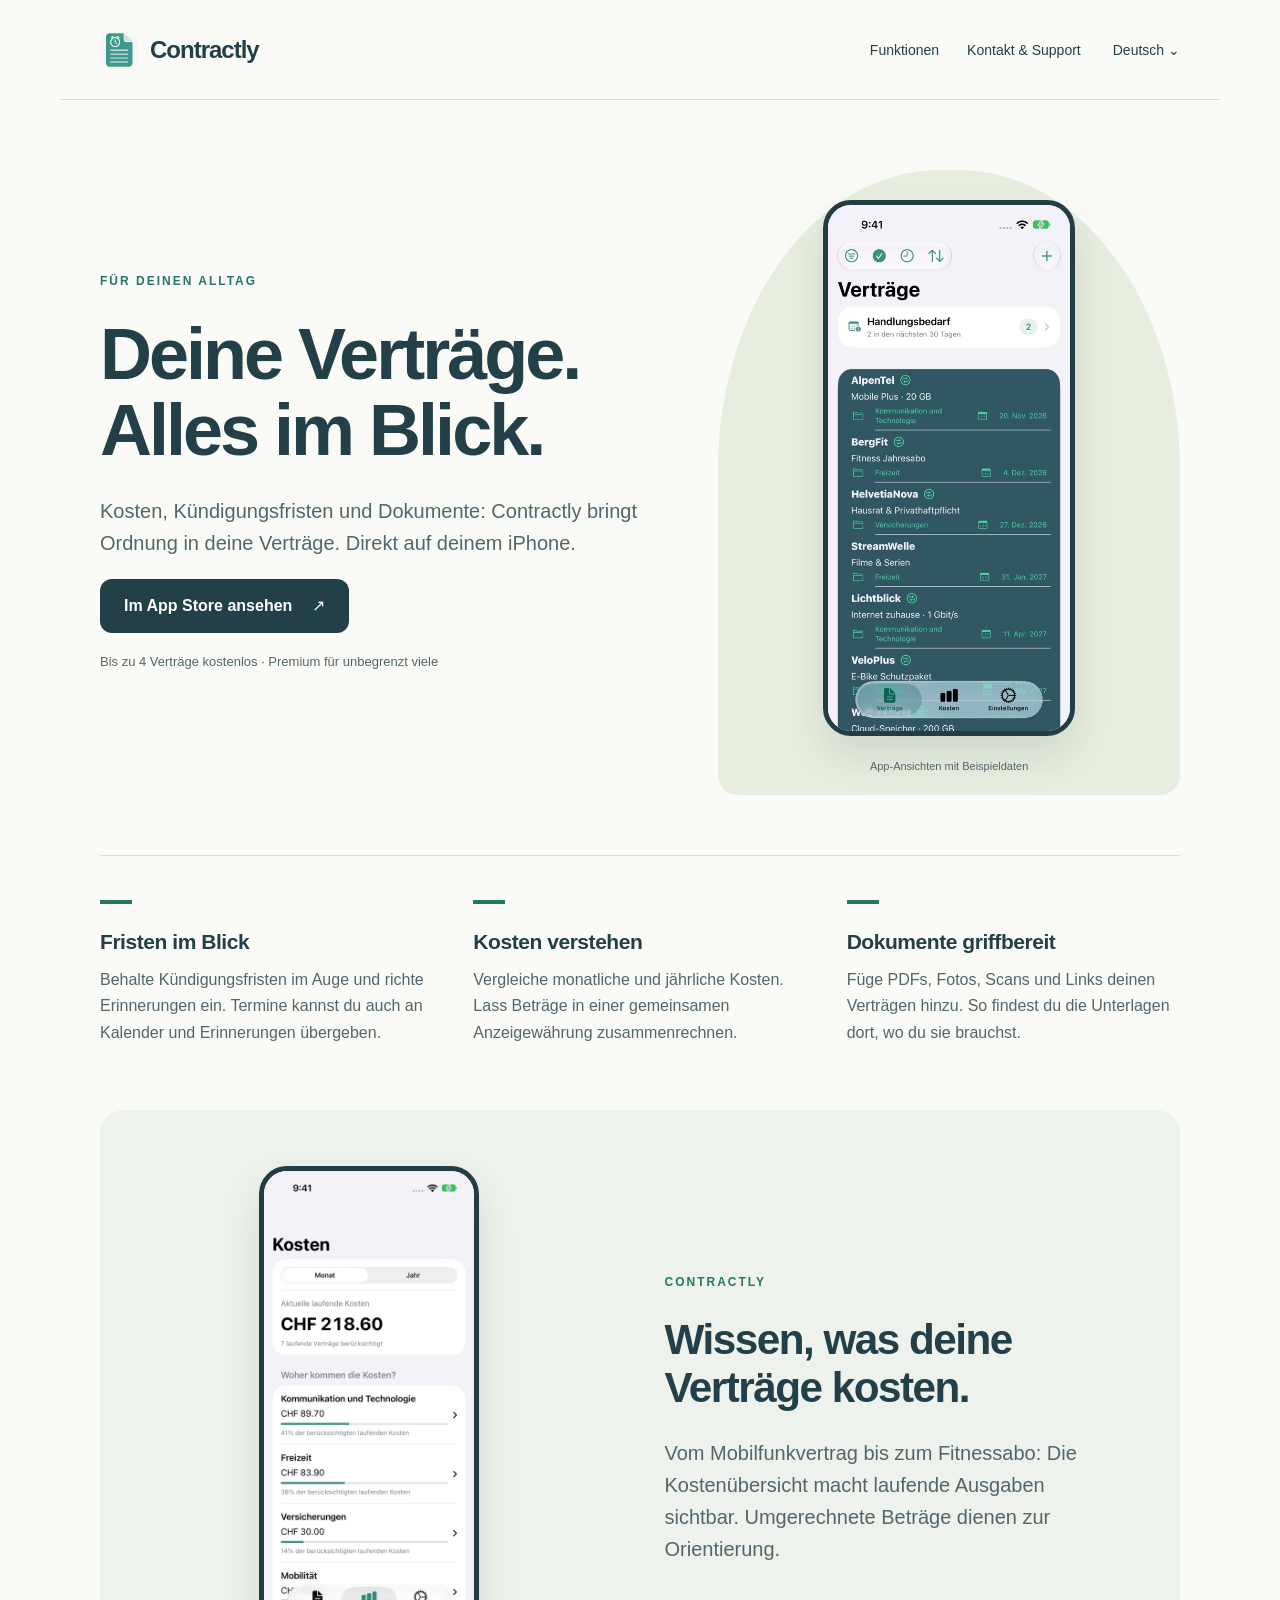
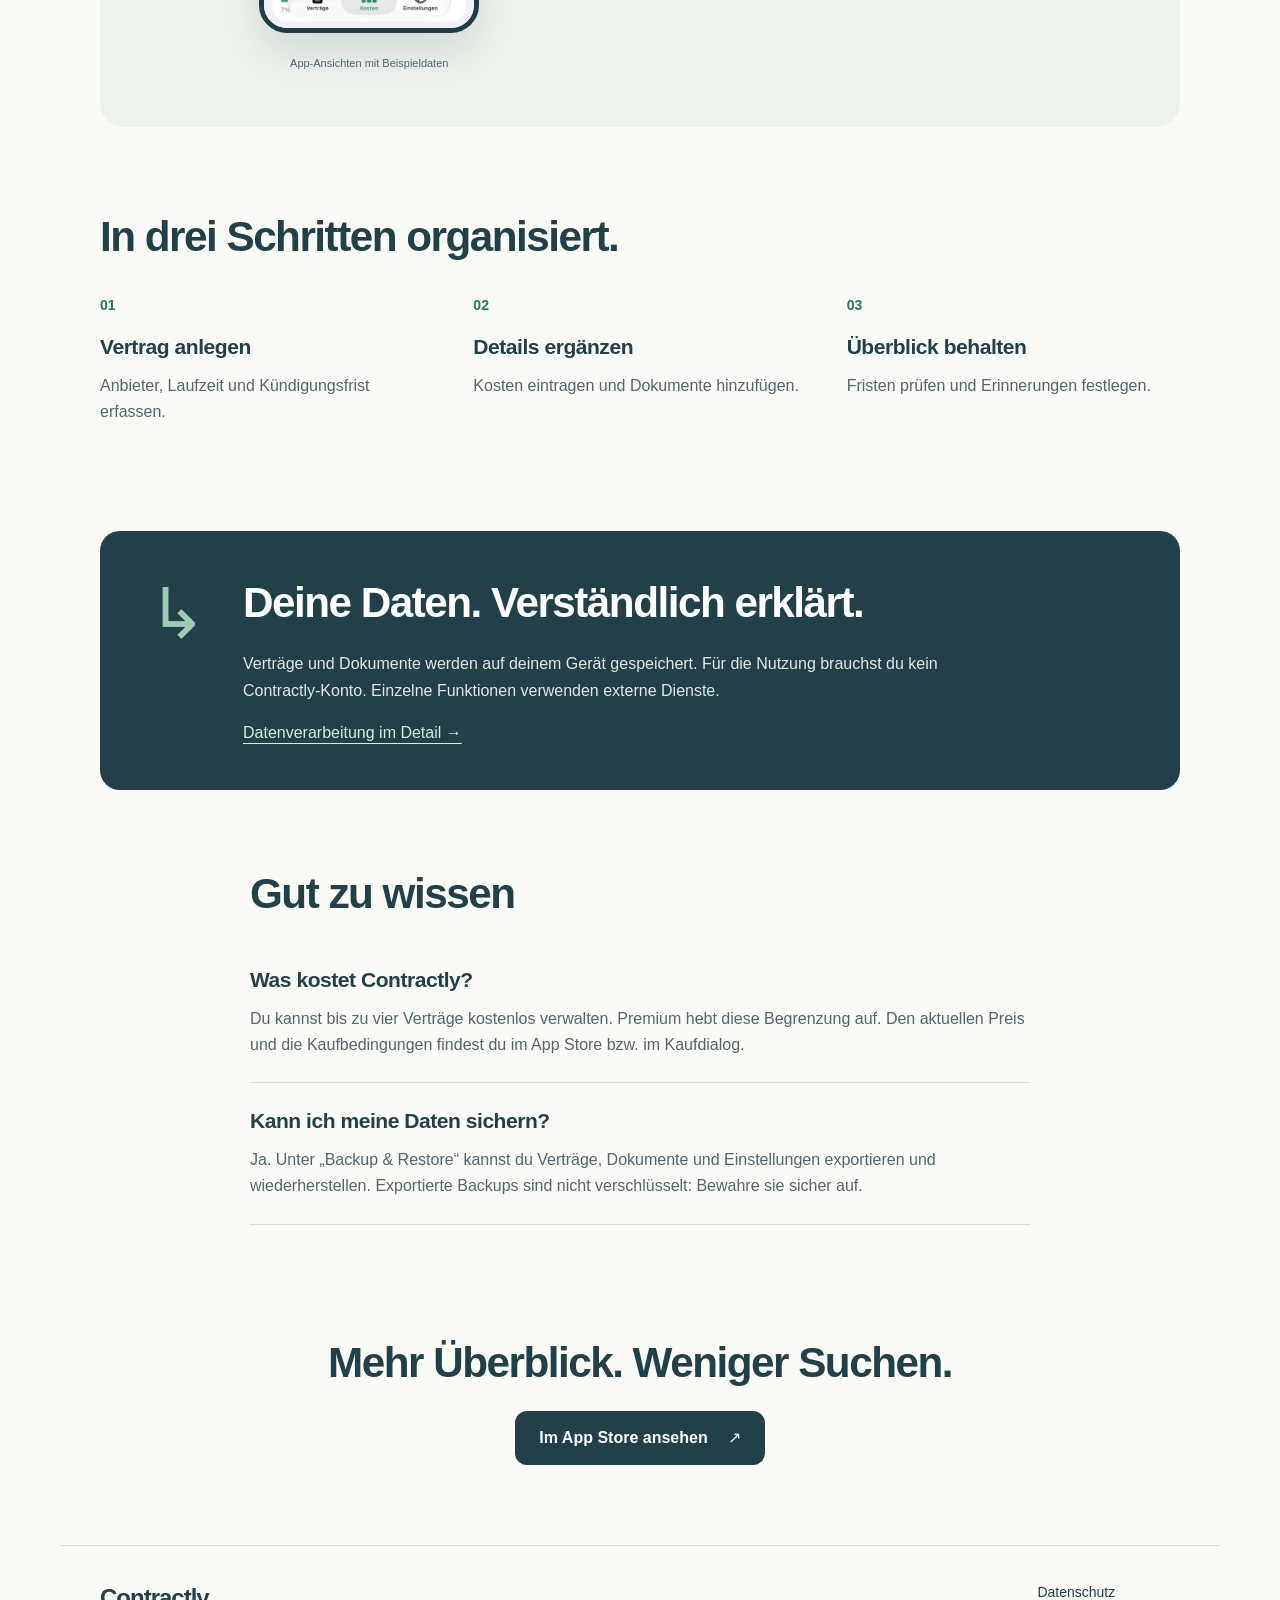
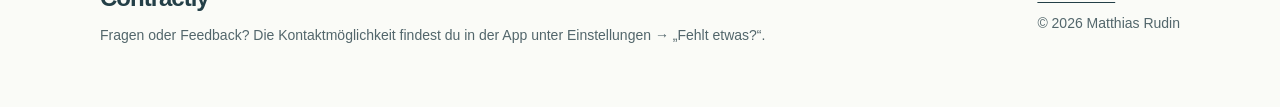
<file: index.html>
<!doctype html>
<html lang="de"><head><meta charset="utf-8"><meta name="viewport" content="width=device-width, initial-scale=1"><title>Deine Verträge. Alles im Blick. · Contractly</title><meta name="description" content="Kosten, Kündigungsfristen und Dokumente: Contractly bringt Ordnung in deine Verträge. Direkt auf deinem iPhone."><meta name="theme-color" content="#315662"><meta property="og:title" content="Deine Verträge. Alles im Blick. · Contractly"><meta property="og:description" content="Kosten, Kündigungsfristen und Dokumente: Contractly bringt Ordnung in deine Verträge. Direkt auf deinem iPhone."><meta property="og:type" content="website"><link rel="alternate" hreflang="de" href="./de/index.html"><link rel="alternate" hreflang="en" href="./en/index.html"><link rel="alternate" hreflang="fr" href="./fr/index.html"><link rel="alternate" hreflang="it" href="./it/index.html"><link rel="alternate" hreflang="es" href="./es/index.html"><link rel="alternate" hreflang="pt" href="./pt/index.html"><link rel="alternate" hreflang="rm" href="./rm/index.html"><link rel="icon" href="./assets/icon.png"><link rel="stylesheet" href="./style.css"></head>
<body><a class="skip" href="#main">Zum Inhalt</a><header><a class="brand" href="./"><img src="./assets/icon.png" alt="" width="38" height="38">Contractly</a><nav aria-label="Funktionen"><a href="./#features">Funktionen</a><a href="#contact">Kontakt &amp; Support</a></nav><details class="languages"><summary>Deutsch <span aria-hidden="true">⌄</span></summary><nav aria-label="Sprache"><a href="./de/index.html" lang="de" hreflang="de" aria-current="page">Deutsch</a><a href="./en/index.html" lang="en" hreflang="en" >English</a><a href="./fr/index.html" lang="fr" hreflang="fr" >Français</a><a href="./it/index.html" lang="it" hreflang="it" >Italiano</a><a href="./es/index.html" lang="es" hreflang="es" >Español</a><a href="./pt/index.html" lang="pt" hreflang="pt" >Português</a><a href="./rm/index.html" lang="rm" hreflang="rm" >Rumantsch</a></nav></details></header>
<main id="main">
<section class="hero">
  <div class="hero-copy"><p class="eyebrow">FÜR DEINEN ALLTAG</p><h1>Deine Verträge. Alles im Blick.</h1><p class="lead">Kosten, Kündigungsfristen und Dokumente: Contractly bringt Ordnung in deine Verträge. Direkt auf deinem iPhone.</p><a class="button" href="https://apps.apple.com/app/id6742148827">Im App Store ansehen <span aria-hidden="true">↗</span></a><p class="small">Bis zu 4 Verträge kostenlos · Premium für unbegrenzt viele</p></div>
  <figure class="hero-visual"><img class="screen" src="./assets/de-contracts.jpg" alt="Contractly: Liste mit Beispielverträgen und anstehenden Fristen" width="460" height="1000" fetchpriority="high"><figcaption>App-Ansichten mit Beispieldaten</figcaption></figure>
</section>
<section id="features" class="benefits" aria-label="Funktionen"><article><h3>Fristen im Blick</h3><p>Behalte Kündigungsfristen im Auge und richte Erinnerungen ein. Termine kannst du auch an Kalender und Erinnerungen übergeben.</p></article><article><h3>Kosten verstehen</h3><p>Vergleiche monatliche und jährliche Kosten. Lass Beträge in einer gemeinsamen Anzeigewährung zusammenrechnen.</p></article><article><h3>Dokumente griffbereit</h3><p>Füge PDFs, Fotos, Scans und Links deinen Verträgen hinzu. So findest du die Unterlagen dort, wo du sie brauchst.</p></article></section>
<section class="costs"><figure><img class="screen" src="./assets/de-costs.jpg" alt="Contractly: monatliche und jährliche Kostenübersicht mit Beispieldaten" width="460" height="1000" loading="lazy"><figcaption>App-Ansichten mit Beispieldaten</figcaption></figure><div><p class="eyebrow">CONTRACTLY</p><h2>Wissen, was deine Verträge kosten.</h2><p class="lead">Vom Mobilfunkvertrag bis zum Fitnessabo: Die Kostenübersicht macht laufende Ausgaben sichtbar. Umgerechnete Beträge dienen zur Orientierung.</p></div></section>
<section class="steps"><h2>In drei Schritten organisiert.</h2><ol><li><h3>Vertrag anlegen</h3><p>Anbieter, Laufzeit und Kündigungsfrist erfassen.</p></li><li><h3>Details ergänzen</h3><p>Kosten eintragen und Dokumente hinzufügen.</p></li><li><h3>Überblick behalten</h3><p>Fristen prüfen und Erinnerungen festlegen.</p></li></ol></section>
<section class="trust"><span class="trust-mark" aria-hidden="true">↳</span><div><h2>Deine Daten. Verständlich erklärt.</h2><p>Verträge und Dokumente werden auf deinem Gerät gespeichert. Für die Nutzung brauchst du kein Contractly-Konto. Einzelne Funktionen verwenden externe Dienste.</p><a href="de/privacy.html">Datenverarbeitung im Detail →</a></div></section>
<section class="faq"><h2>Gut zu wissen</h2><article><h3>Was kostet Contractly?</h3><p>Du kannst bis zu vier Verträge kostenlos verwalten. Premium hebt diese Begrenzung auf. Den aktuellen Preis und die Kaufbedingungen findest du im App Store bzw. im Kaufdialog.</p></article><article><h3>Kann ich meine Daten sichern?</h3><p>Ja. Unter „Backup &amp; Restore“ kannst du Verträge, Dokumente und Einstellungen exportieren und wiederherstellen. Exportierte Backups sind nicht verschlüsselt: Bewahre sie sicher auf.</p></article></section>
<section class="closing"><h2>Mehr Überblick. Weniger Suchen.</h2><a class="button" href="https://apps.apple.com/app/id6742148827">Im App Store ansehen <span aria-hidden="true">↗</span></a></section></main><footer id="contact"><div><a class="brand" href="./">Contractly</a><p>Fragen oder Feedback? Die Kontaktmöglichkeit findest du in der App unter Einstellungen → „Fehlt etwas?“.</p></div><div><a href="de/privacy.html">Datenschutz</a><p>© 2026 Matthias Rudin</p></div></footer></body></html>
</file>
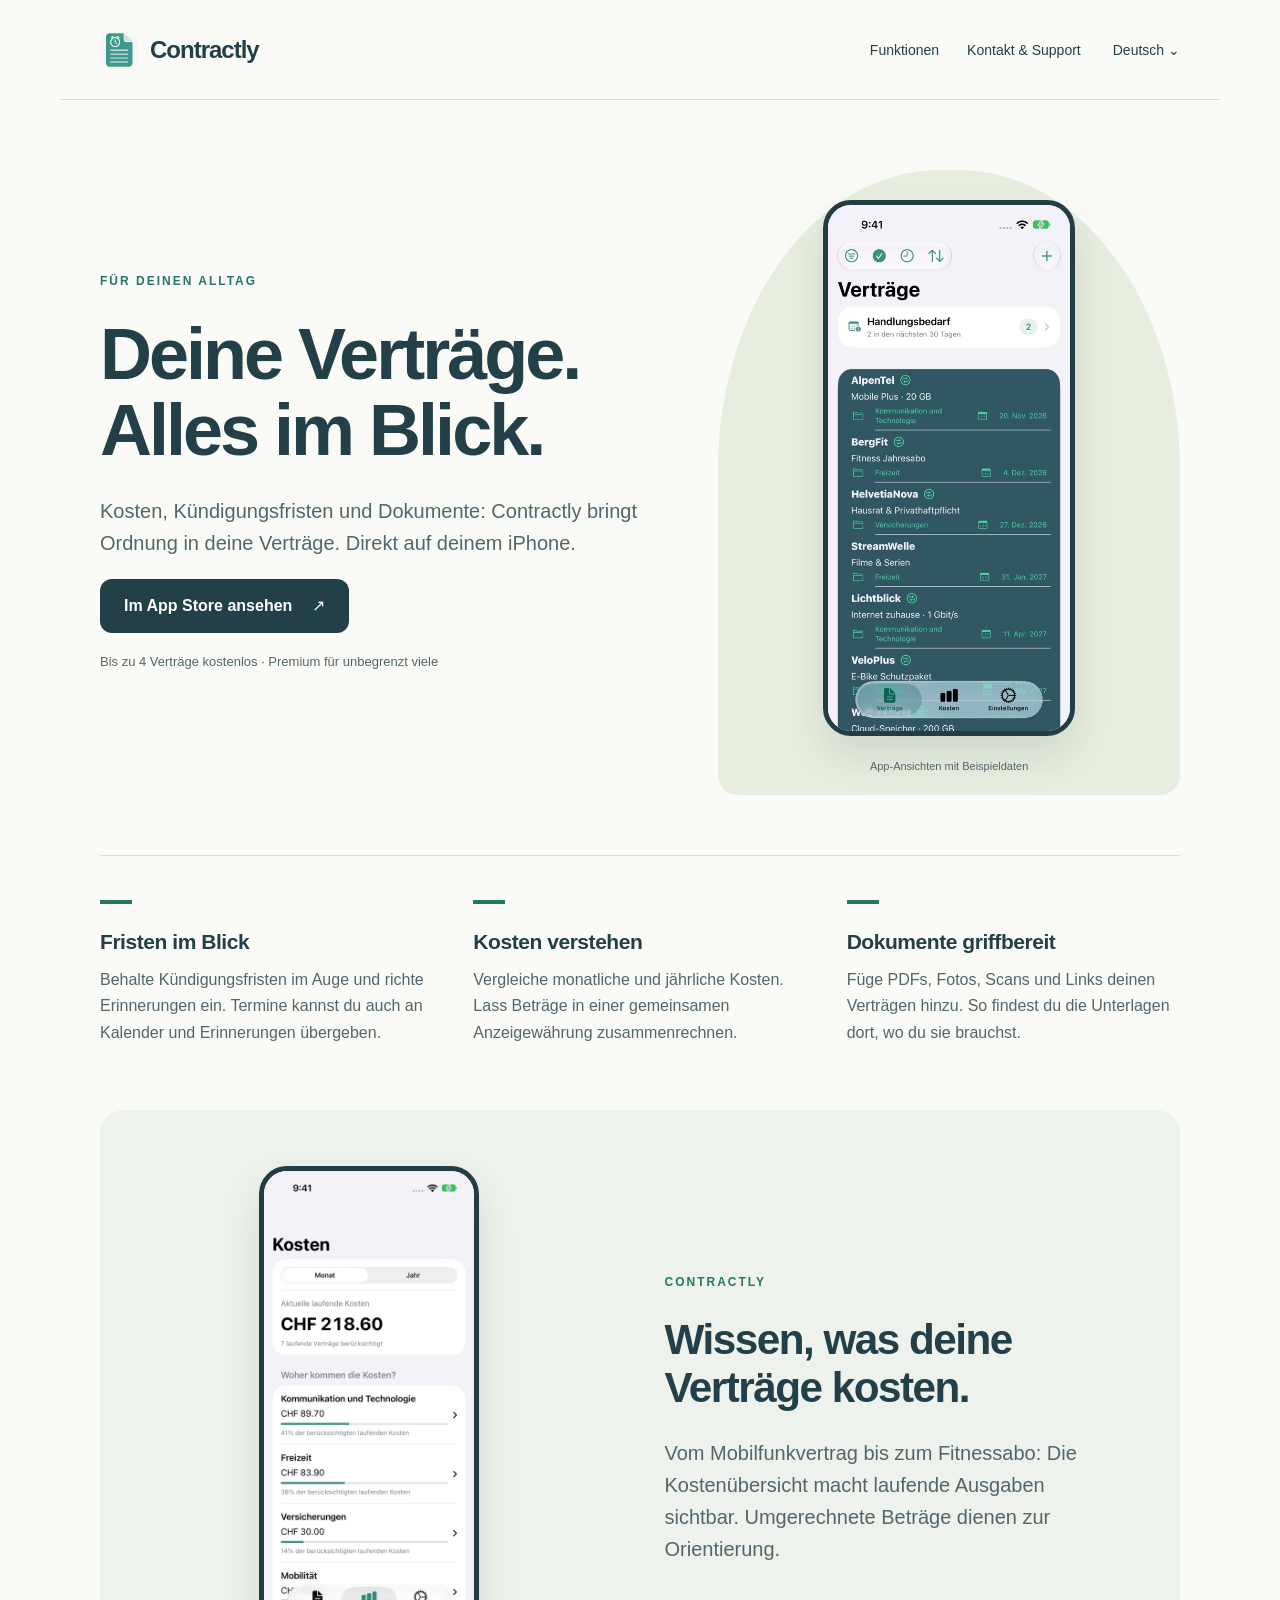
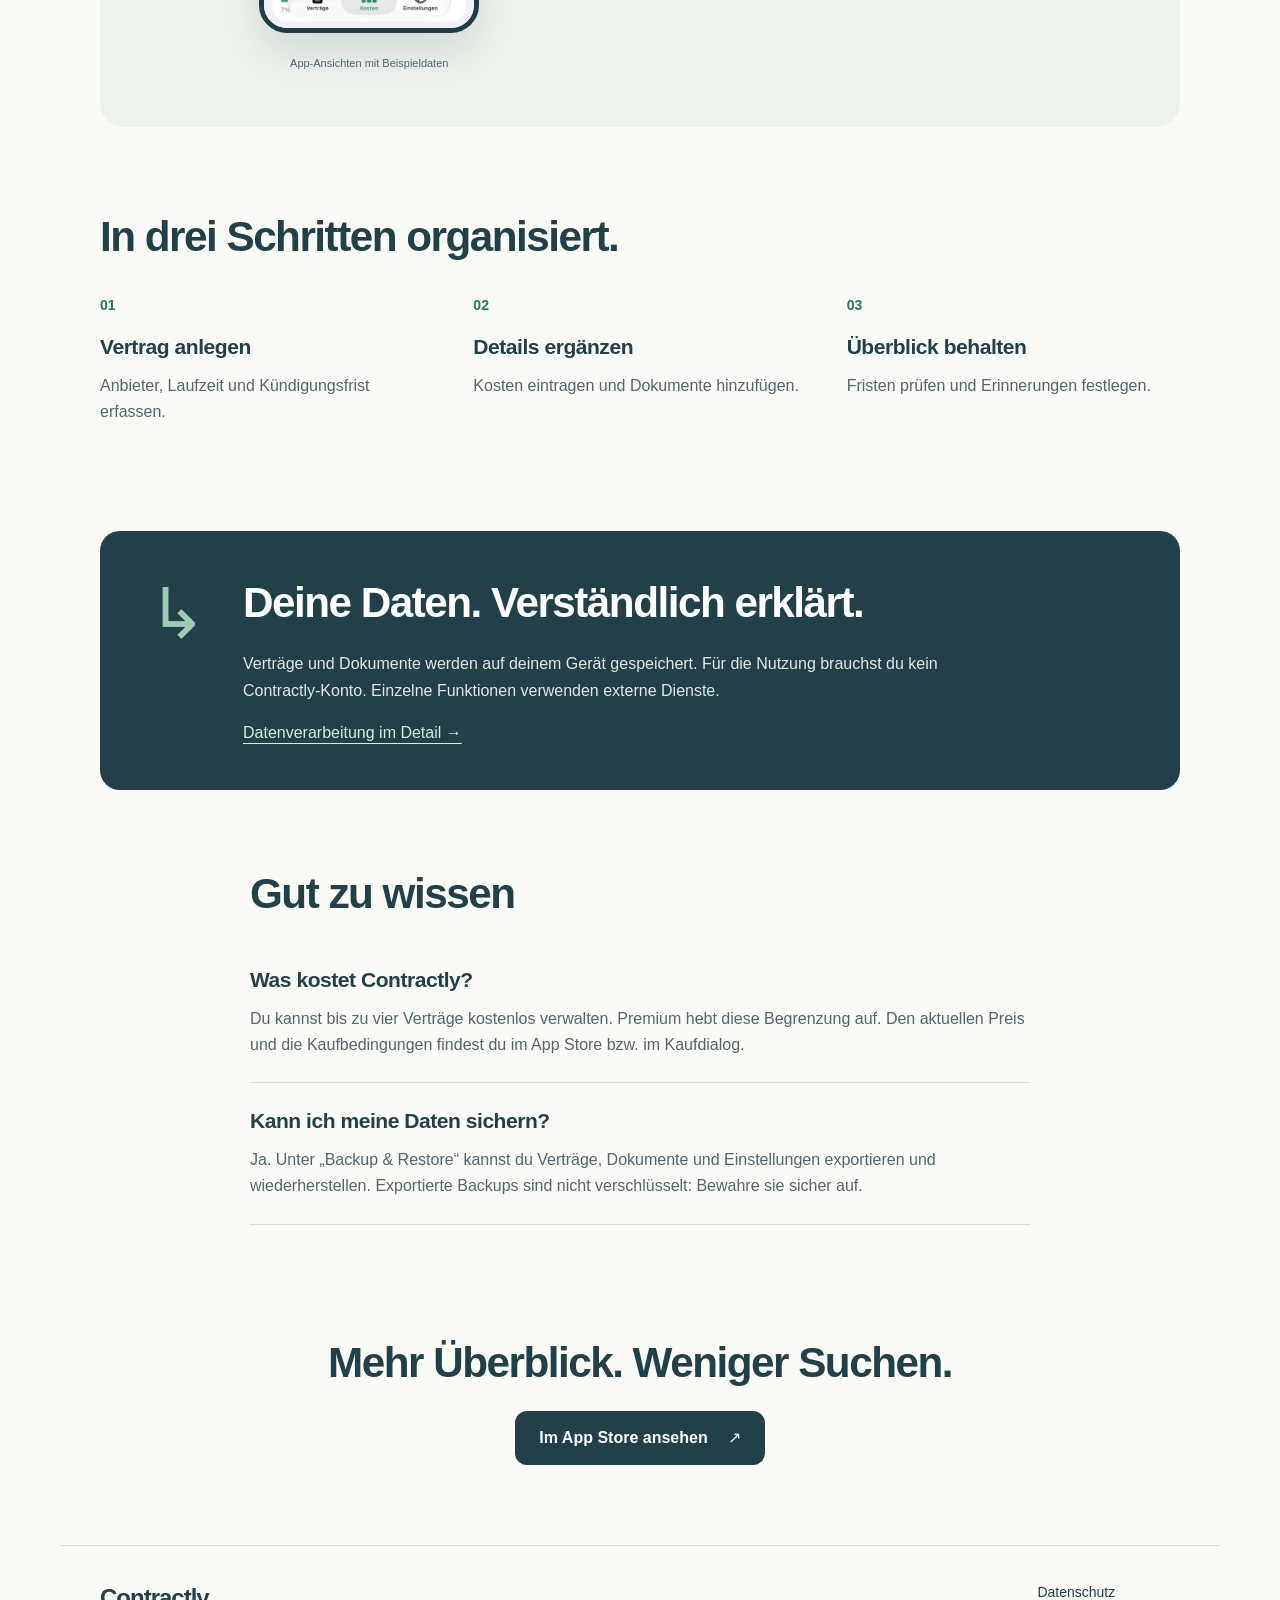
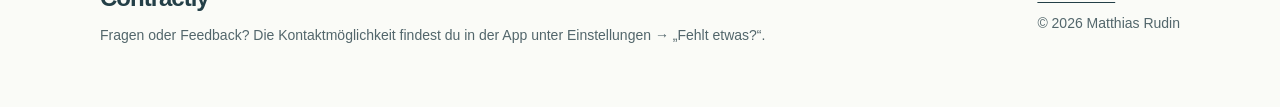
<file: de/index.html>
<!doctype html>
<html lang="de"><head><meta charset="utf-8"><meta name="viewport" content="width=device-width, initial-scale=1"><title>Deine Verträge. Alles im Blick. · Contractly</title><meta name="description" content="Kosten, Kündigungsfristen und Dokumente: Contractly bringt Ordnung in deine Verträge. Direkt auf deinem iPhone."><meta name="theme-color" content="#315662"><meta property="og:title" content="Deine Verträge. Alles im Blick. · Contractly"><meta property="og:description" content="Kosten, Kündigungsfristen und Dokumente: Contractly bringt Ordnung in deine Verträge. Direkt auf deinem iPhone."><meta property="og:type" content="website"><link rel="alternate" hreflang="de" href="../de/index.html"><link rel="alternate" hreflang="en" href="../en/index.html"><link rel="alternate" hreflang="fr" href="../fr/index.html"><link rel="alternate" hreflang="it" href="../it/index.html"><link rel="alternate" hreflang="es" href="../es/index.html"><link rel="alternate" hreflang="pt" href="../pt/index.html"><link rel="alternate" hreflang="rm" href="../rm/index.html"><link rel="icon" href="../assets/icon.png"><link rel="stylesheet" href="../style.css"></head>
<body><a class="skip" href="#main">Zum Inhalt</a><header><a class="brand" href="./"><img src="../assets/icon.png" alt="" width="38" height="38">Contractly</a><nav aria-label="Funktionen"><a href="./#features">Funktionen</a><a href="#contact">Kontakt &amp; Support</a></nav><details class="languages"><summary>Deutsch <span aria-hidden="true">⌄</span></summary><nav aria-label="Sprache"><a href="../de/index.html" lang="de" hreflang="de" aria-current="page">Deutsch</a><a href="../en/index.html" lang="en" hreflang="en" >English</a><a href="../fr/index.html" lang="fr" hreflang="fr" >Français</a><a href="../it/index.html" lang="it" hreflang="it" >Italiano</a><a href="../es/index.html" lang="es" hreflang="es" >Español</a><a href="../pt/index.html" lang="pt" hreflang="pt" >Português</a><a href="../rm/index.html" lang="rm" hreflang="rm" >Rumantsch</a></nav></details></header>
<main id="main">
<section class="hero">
  <div class="hero-copy"><p class="eyebrow">FÜR DEINEN ALLTAG</p><h1>Deine Verträge. Alles im Blick.</h1><p class="lead">Kosten, Kündigungsfristen und Dokumente: Contractly bringt Ordnung in deine Verträge. Direkt auf deinem iPhone.</p><a class="button" href="https://apps.apple.com/app/id6742148827">Im App Store ansehen <span aria-hidden="true">↗</span></a><p class="small">Bis zu 4 Verträge kostenlos · Premium für unbegrenzt viele</p></div>
  <figure class="hero-visual"><img class="screen" src="../assets/de-contracts.jpg" alt="Contractly: Liste mit Beispielverträgen und anstehenden Fristen" width="460" height="1000" fetchpriority="high"><figcaption>App-Ansichten mit Beispieldaten</figcaption></figure>
</section>
<section id="features" class="benefits" aria-label="Funktionen"><article><h3>Fristen im Blick</h3><p>Behalte Kündigungsfristen im Auge und richte Erinnerungen ein. Termine kannst du auch an Kalender und Erinnerungen übergeben.</p></article><article><h3>Kosten verstehen</h3><p>Vergleiche monatliche und jährliche Kosten. Lass Beträge in einer gemeinsamen Anzeigewährung zusammenrechnen.</p></article><article><h3>Dokumente griffbereit</h3><p>Füge PDFs, Fotos, Scans und Links deinen Verträgen hinzu. So findest du die Unterlagen dort, wo du sie brauchst.</p></article></section>
<section class="costs"><figure><img class="screen" src="../assets/de-costs.jpg" alt="Contractly: monatliche und jährliche Kostenübersicht mit Beispieldaten" width="460" height="1000" loading="lazy"><figcaption>App-Ansichten mit Beispieldaten</figcaption></figure><div><p class="eyebrow">CONTRACTLY</p><h2>Wissen, was deine Verträge kosten.</h2><p class="lead">Vom Mobilfunkvertrag bis zum Fitnessabo: Die Kostenübersicht macht laufende Ausgaben sichtbar. Umgerechnete Beträge dienen zur Orientierung.</p></div></section>
<section class="steps"><h2>In drei Schritten organisiert.</h2><ol><li><h3>Vertrag anlegen</h3><p>Anbieter, Laufzeit und Kündigungsfrist erfassen.</p></li><li><h3>Details ergänzen</h3><p>Kosten eintragen und Dokumente hinzufügen.</p></li><li><h3>Überblick behalten</h3><p>Fristen prüfen und Erinnerungen festlegen.</p></li></ol></section>
<section class="trust"><span class="trust-mark" aria-hidden="true">↳</span><div><h2>Deine Daten. Verständlich erklärt.</h2><p>Verträge und Dokumente werden auf deinem Gerät gespeichert. Für die Nutzung brauchst du kein Contractly-Konto. Einzelne Funktionen verwenden externe Dienste.</p><a href="privacy.html">Datenverarbeitung im Detail →</a></div></section>
<section class="faq"><h2>Gut zu wissen</h2><article><h3>Was kostet Contractly?</h3><p>Du kannst bis zu vier Verträge kostenlos verwalten. Premium hebt diese Begrenzung auf. Den aktuellen Preis und die Kaufbedingungen findest du im App Store bzw. im Kaufdialog.</p></article><article><h3>Kann ich meine Daten sichern?</h3><p>Ja. Unter „Backup &amp; Restore“ kannst du Verträge, Dokumente und Einstellungen exportieren und wiederherstellen. Exportierte Backups sind nicht verschlüsselt: Bewahre sie sicher auf.</p></article></section>
<section class="closing"><h2>Mehr Überblick. Weniger Suchen.</h2><a class="button" href="https://apps.apple.com/app/id6742148827">Im App Store ansehen <span aria-hidden="true">↗</span></a></section></main><footer id="contact"><div><a class="brand" href="./">Contractly</a><p>Fragen oder Feedback? Die Kontaktmöglichkeit findest du in der App unter Einstellungen → „Fehlt etwas?“.</p></div><div><a href="privacy.html">Datenschutz</a><p>© 2026 Matthias Rudin</p></div></footer></body></html>
</file>
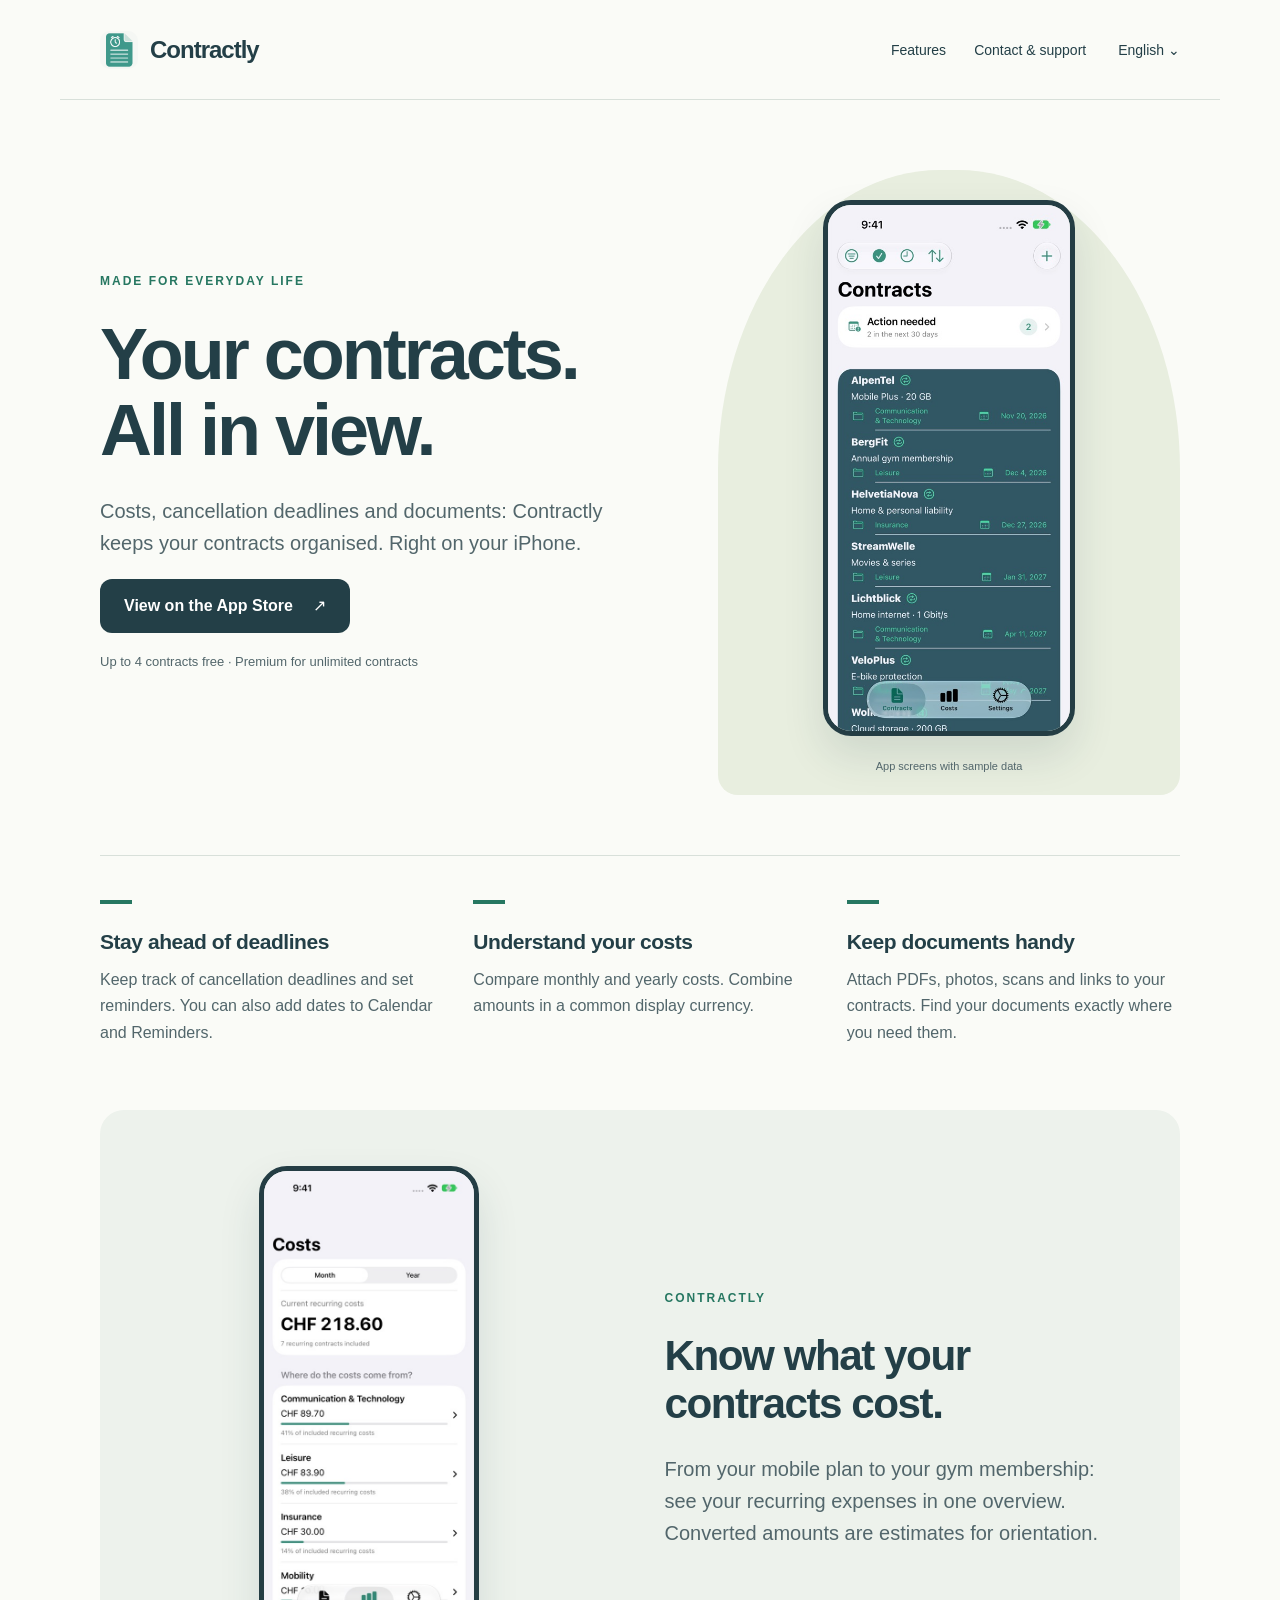
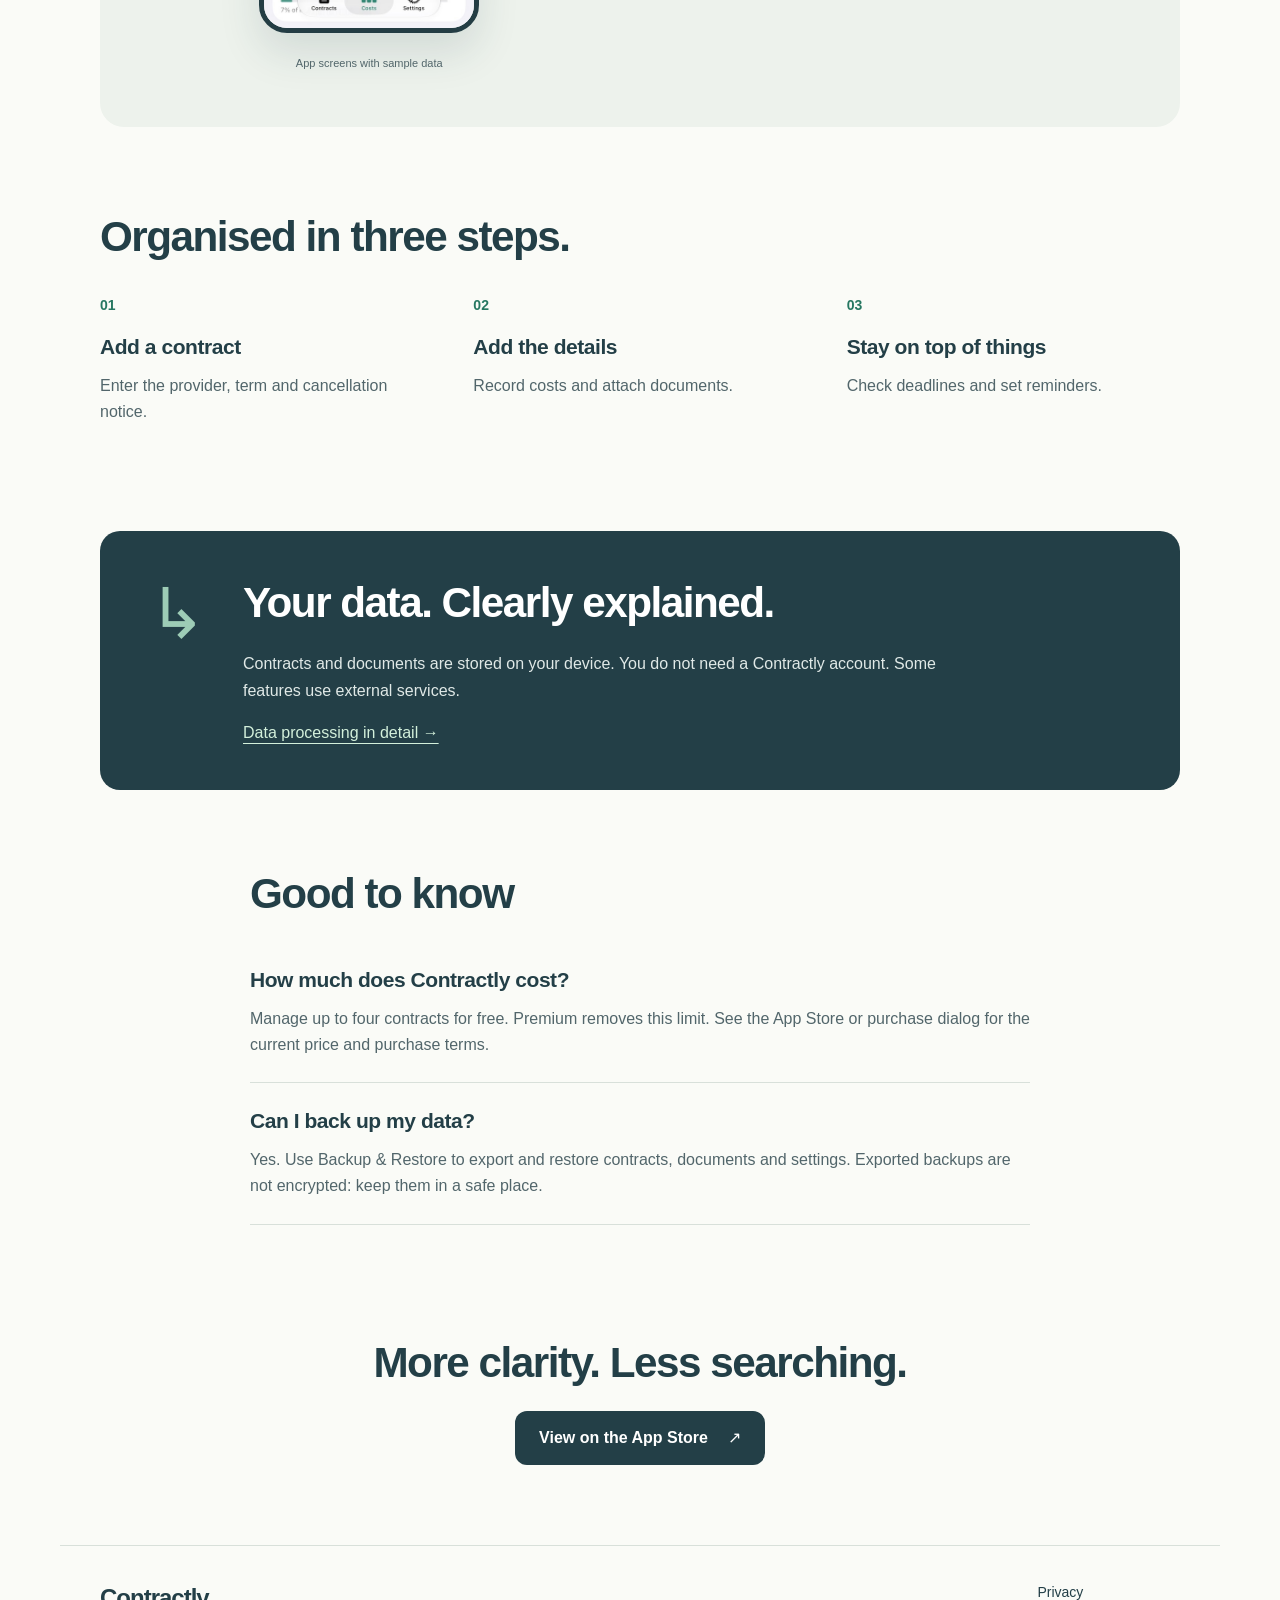
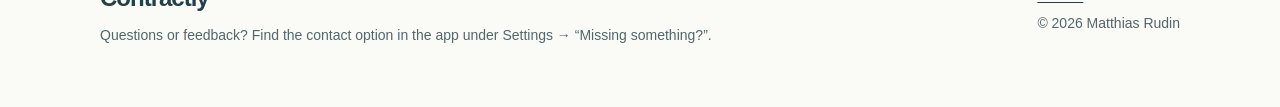
<file: en/index.html>
<!doctype html>
<html lang="en"><head><meta charset="utf-8"><meta name="viewport" content="width=device-width, initial-scale=1"><title>Your contracts. All in view. · Contractly</title><meta name="description" content="Costs, cancellation deadlines and documents: Contractly keeps your contracts organised. Right on your iPhone."><meta name="theme-color" content="#315662"><meta property="og:title" content="Your contracts. All in view. · Contractly"><meta property="og:description" content="Costs, cancellation deadlines and documents: Contractly keeps your contracts organised. Right on your iPhone."><meta property="og:type" content="website"><link rel="alternate" hreflang="de" href="../de/index.html"><link rel="alternate" hreflang="en" href="../en/index.html"><link rel="alternate" hreflang="fr" href="../fr/index.html"><link rel="alternate" hreflang="it" href="../it/index.html"><link rel="alternate" hreflang="es" href="../es/index.html"><link rel="alternate" hreflang="pt" href="../pt/index.html"><link rel="alternate" hreflang="rm" href="../rm/index.html"><link rel="icon" href="../assets/icon.png"><link rel="stylesheet" href="../style.css"></head>
<body><a class="skip" href="#main">Skip to content</a><header><a class="brand" href="./"><img src="../assets/icon.png" alt="" width="38" height="38">Contractly</a><nav aria-label="Features"><a href="./#features">Features</a><a href="#contact">Contact &amp; support</a></nav><details class="languages"><summary>English <span aria-hidden="true">⌄</span></summary><nav aria-label="Language"><a href="../de/index.html" lang="de" hreflang="de" >Deutsch</a><a href="../en/index.html" lang="en" hreflang="en" aria-current="page">English</a><a href="../fr/index.html" lang="fr" hreflang="fr" >Français</a><a href="../it/index.html" lang="it" hreflang="it" >Italiano</a><a href="../es/index.html" lang="es" hreflang="es" >Español</a><a href="../pt/index.html" lang="pt" hreflang="pt" >Português</a><a href="../rm/index.html" lang="rm" hreflang="rm" >Rumantsch</a></nav></details></header>
<main id="main">
<section class="hero">
  <div class="hero-copy"><p class="eyebrow">MADE FOR EVERYDAY LIFE</p><h1>Your contracts. All in view.</h1><p class="lead">Costs, cancellation deadlines and documents: Contractly keeps your contracts organised. Right on your iPhone.</p><a class="button" href="https://apps.apple.com/app/id6742148827">View on the App Store <span aria-hidden="true">↗</span></a><p class="small">Up to 4 contracts free · Premium for unlimited contracts</p></div>
  <figure class="hero-visual"><img class="screen" src="../assets/en-contracts.jpg" alt="Contractly: sample contracts and upcoming deadlines" width="460" height="1000" fetchpriority="high"><figcaption>App screens with sample data</figcaption></figure>
</section>
<section id="features" class="benefits" aria-label="Features"><article><h3>Stay ahead of deadlines</h3><p>Keep track of cancellation deadlines and set reminders. You can also add dates to Calendar and Reminders.</p></article><article><h3>Understand your costs</h3><p>Compare monthly and yearly costs. Combine amounts in a common display currency.</p></article><article><h3>Keep documents handy</h3><p>Attach PDFs, photos, scans and links to your contracts. Find your documents exactly where you need them.</p></article></section>
<section class="costs"><figure><img class="screen" src="../assets/en-costs.jpg" alt="Contractly: monthly and yearly cost overview with sample data" width="460" height="1000" loading="lazy"><figcaption>App screens with sample data</figcaption></figure><div><p class="eyebrow">CONTRACTLY</p><h2>Know what your contracts cost.</h2><p class="lead">From your mobile plan to your gym membership: see your recurring expenses in one overview. Converted amounts are estimates for orientation.</p></div></section>
<section class="steps"><h2>Organised in three steps.</h2><ol><li><h3>Add a contract</h3><p>Enter the provider, term and cancellation notice.</p></li><li><h3>Add the details</h3><p>Record costs and attach documents.</p></li><li><h3>Stay on top of things</h3><p>Check deadlines and set reminders.</p></li></ol></section>
<section class="trust"><span class="trust-mark" aria-hidden="true">↳</span><div><h2>Your data. Clearly explained.</h2><p>Contracts and documents are stored on your device. You do not need a Contractly account. Some features use external services.</p><a href="privacy.html">Data processing in detail →</a></div></section>
<section class="faq"><h2>Good to know</h2><article><h3>How much does Contractly cost?</h3><p>Manage up to four contracts for free. Premium removes this limit. See the App Store or purchase dialog for the current price and purchase terms.</p></article><article><h3>Can I back up my data?</h3><p>Yes. Use Backup &amp; Restore to export and restore contracts, documents and settings. Exported backups are not encrypted: keep them in a safe place.</p></article></section>
<section class="closing"><h2>More clarity. Less searching.</h2><a class="button" href="https://apps.apple.com/app/id6742148827">View on the App Store <span aria-hidden="true">↗</span></a></section></main><footer id="contact"><div><a class="brand" href="./">Contractly</a><p>Questions or feedback? Find the contact option in the app under Settings → “Missing something?”.</p></div><div><a href="privacy.html">Privacy</a><p>© 2026 Matthias Rudin</p></div></footer></body></html>
</file>
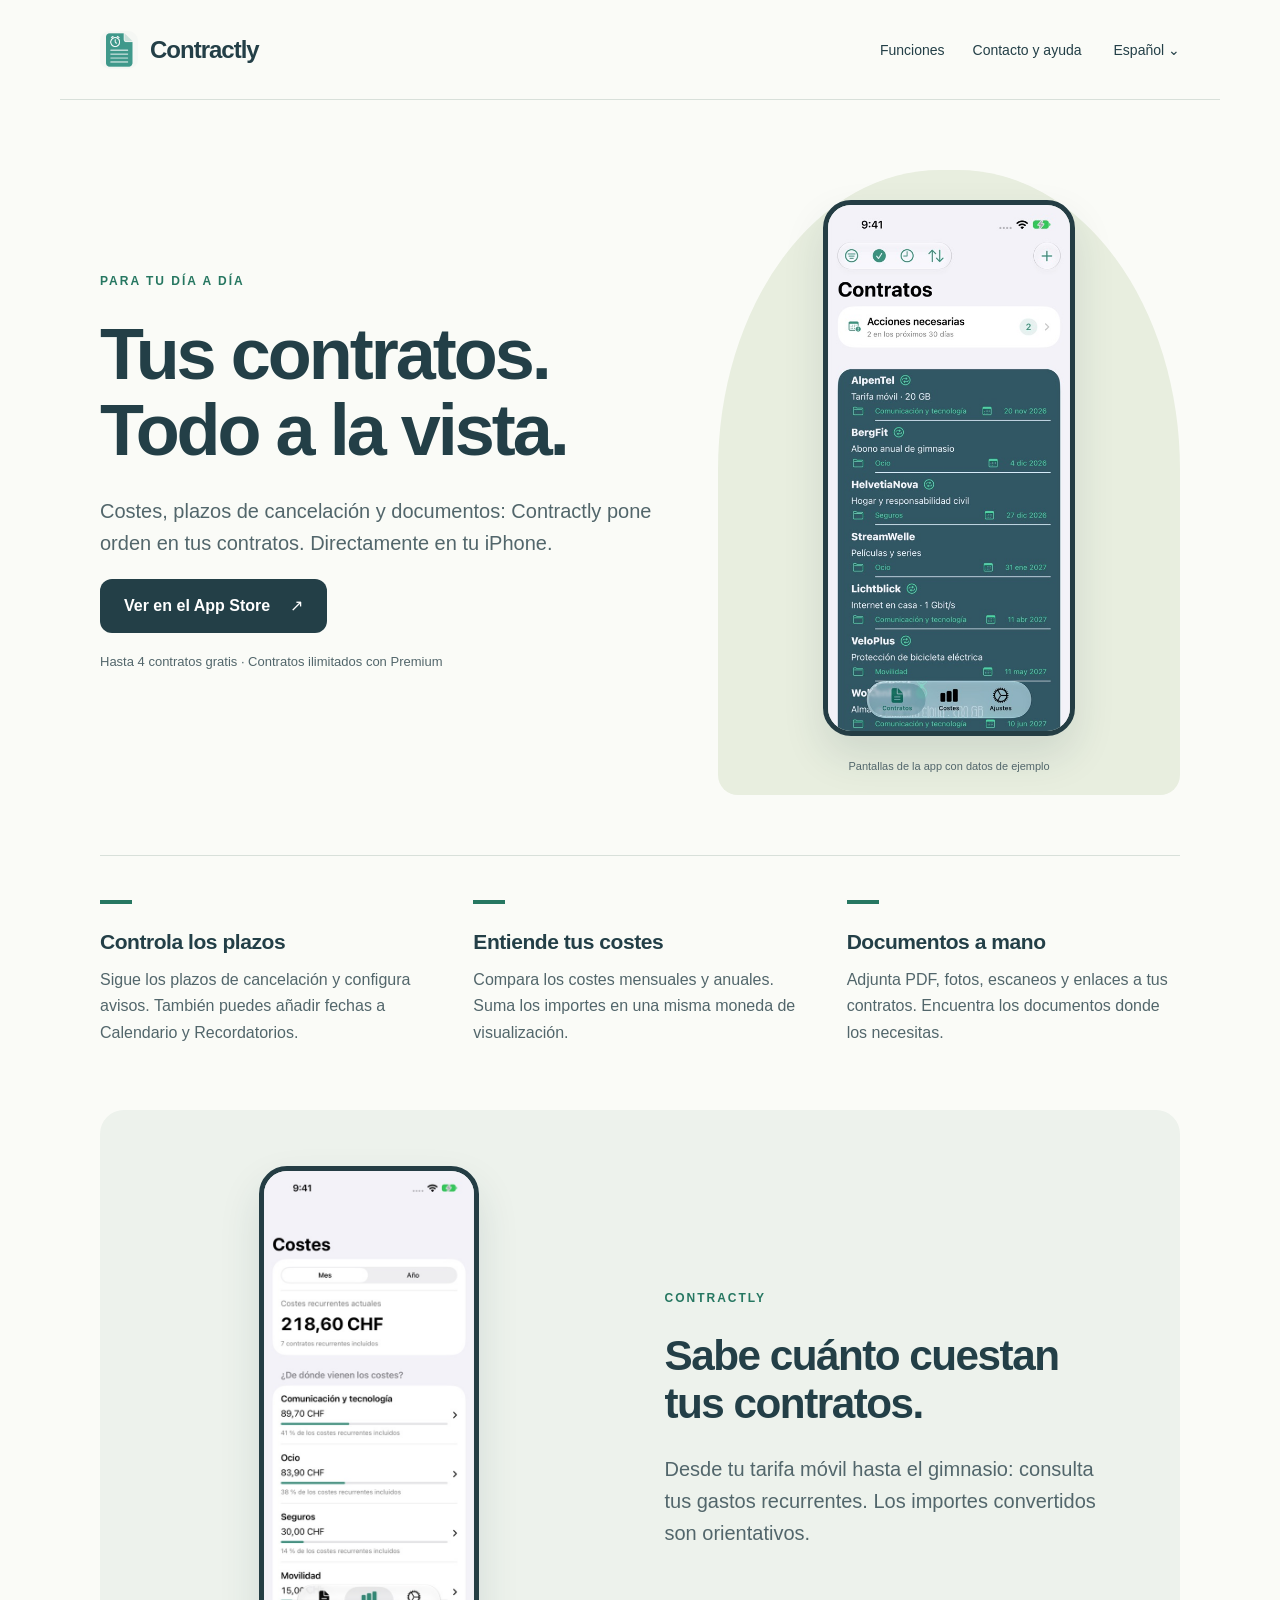
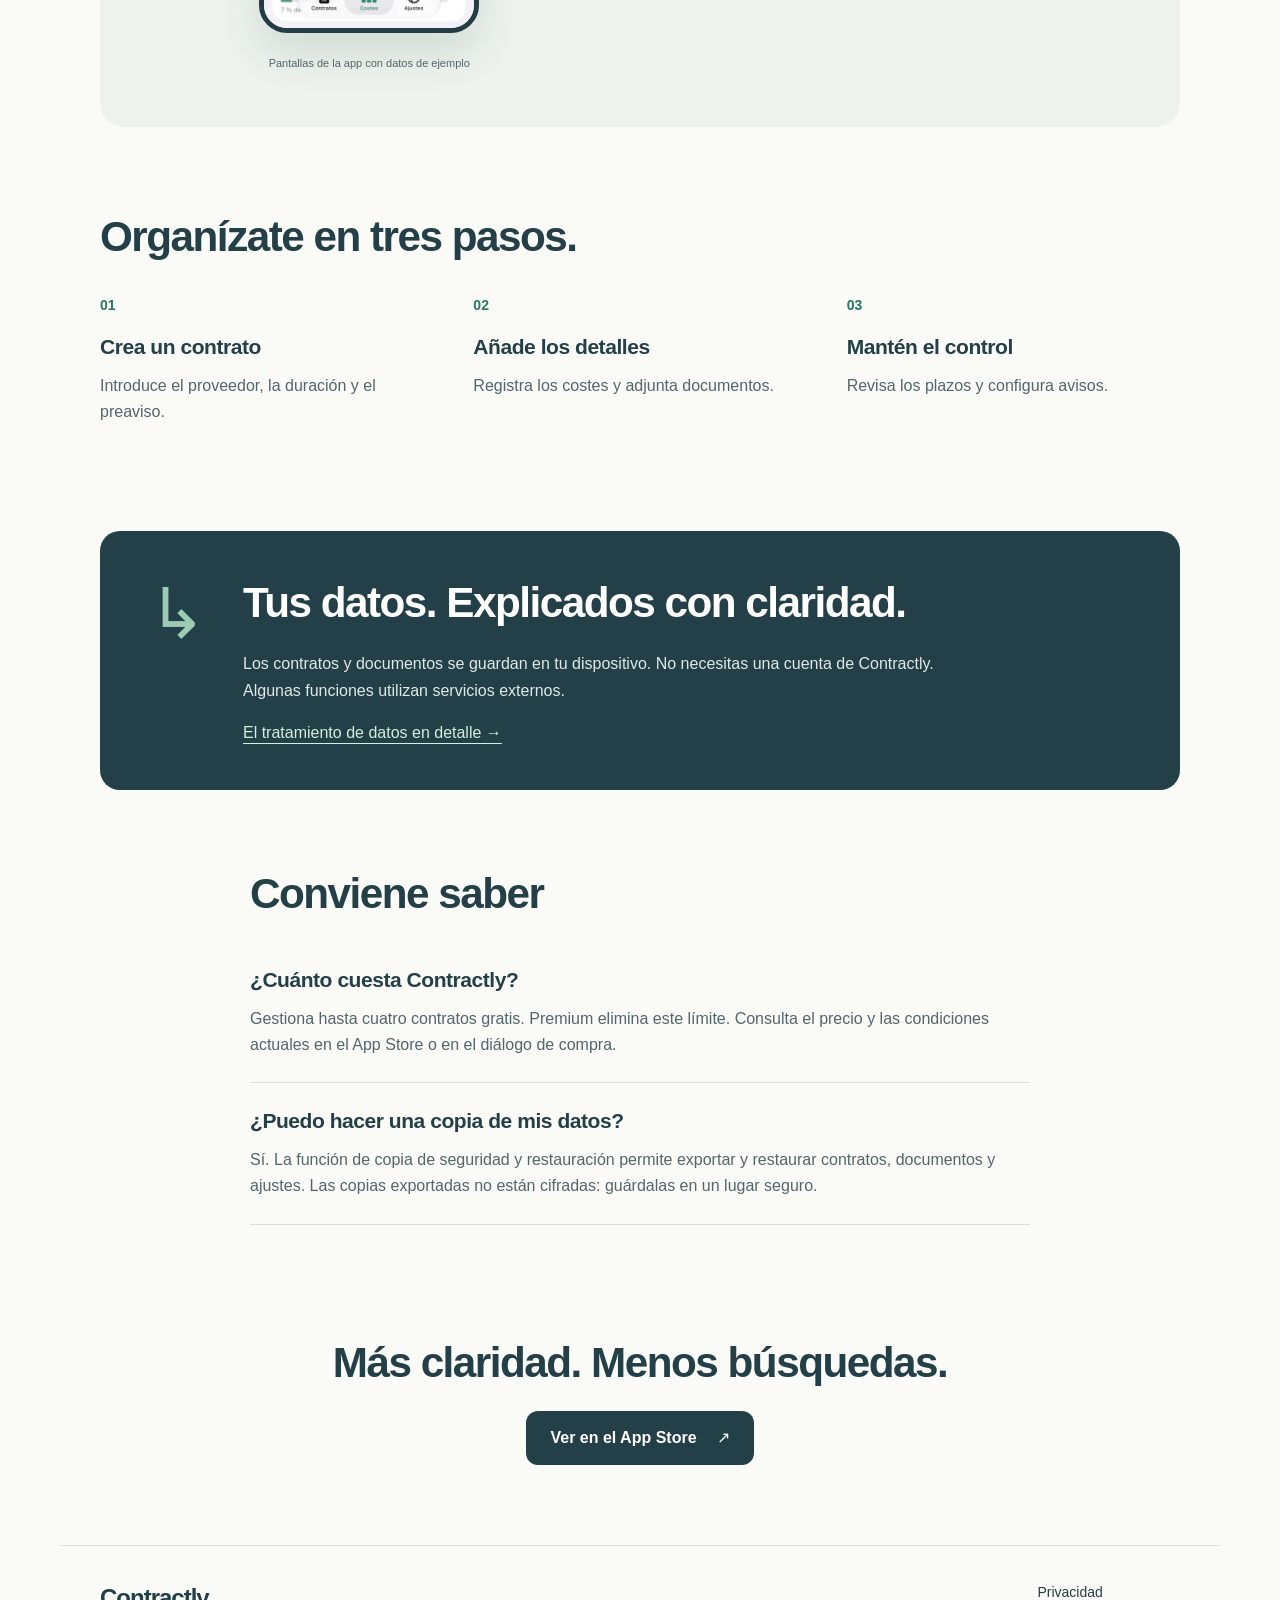
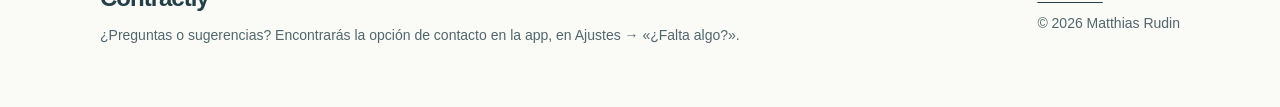
<file: es/index.html>
<!doctype html>
<html lang="es"><head><meta charset="utf-8"><meta name="viewport" content="width=device-width, initial-scale=1"><title>Tus contratos. Todo a la vista. · Contractly</title><meta name="description" content="Costes, plazos de cancelación y documentos: Contractly pone orden en tus contratos. Directamente en tu iPhone."><meta name="theme-color" content="#315662"><meta property="og:title" content="Tus contratos. Todo a la vista. · Contractly"><meta property="og:description" content="Costes, plazos de cancelación y documentos: Contractly pone orden en tus contratos. Directamente en tu iPhone."><meta property="og:type" content="website"><link rel="alternate" hreflang="de" href="../de/index.html"><link rel="alternate" hreflang="en" href="../en/index.html"><link rel="alternate" hreflang="fr" href="../fr/index.html"><link rel="alternate" hreflang="it" href="../it/index.html"><link rel="alternate" hreflang="es" href="../es/index.html"><link rel="alternate" hreflang="pt" href="../pt/index.html"><link rel="alternate" hreflang="rm" href="../rm/index.html"><link rel="icon" href="../assets/icon.png"><link rel="stylesheet" href="../style.css"></head>
<body><a class="skip" href="#main">Ir al contenido</a><header><a class="brand" href="./"><img src="../assets/icon.png" alt="" width="38" height="38">Contractly</a><nav aria-label="Funciones"><a href="./#features">Funciones</a><a href="#contact">Contacto y ayuda</a></nav><details class="languages"><summary>Español <span aria-hidden="true">⌄</span></summary><nav aria-label="Idioma"><a href="../de/index.html" lang="de" hreflang="de" >Deutsch</a><a href="../en/index.html" lang="en" hreflang="en" >English</a><a href="../fr/index.html" lang="fr" hreflang="fr" >Français</a><a href="../it/index.html" lang="it" hreflang="it" >Italiano</a><a href="../es/index.html" lang="es" hreflang="es" aria-current="page">Español</a><a href="../pt/index.html" lang="pt" hreflang="pt" >Português</a><a href="../rm/index.html" lang="rm" hreflang="rm" >Rumantsch</a></nav></details></header>
<main id="main">
<section class="hero">
  <div class="hero-copy"><p class="eyebrow">PARA TU DÍA A DÍA</p><h1>Tus contratos. Todo a la vista.</h1><p class="lead">Costes, plazos de cancelación y documentos: Contractly pone orden en tus contratos. Directamente en tu iPhone.</p><a class="button" href="https://apps.apple.com/app/id6742148827">Ver en el App Store <span aria-hidden="true">↗</span></a><p class="small">Hasta 4 contratos gratis · Contratos ilimitados con Premium</p></div>
  <figure class="hero-visual"><img class="screen" src="../assets/es-contracts.jpg" alt="Contractly: contratos de ejemplo y próximos plazos" width="460" height="1000" fetchpriority="high"><figcaption>Pantallas de la app con datos de ejemplo</figcaption></figure>
</section>
<section id="features" class="benefits" aria-label="Funciones"><article><h3>Controla los plazos</h3><p>Sigue los plazos de cancelación y configura avisos. También puedes añadir fechas a Calendario y Recordatorios.</p></article><article><h3>Entiende tus costes</h3><p>Compara los costes mensuales y anuales. Suma los importes en una misma moneda de visualización.</p></article><article><h3>Documentos a mano</h3><p>Adjunta PDF, fotos, escaneos y enlaces a tus contratos. Encuentra los documentos donde los necesitas.</p></article></section>
<section class="costs"><figure><img class="screen" src="../assets/es-costs.jpg" alt="Contractly: costes mensuales y anuales con datos de ejemplo" width="460" height="1000" loading="lazy"><figcaption>Pantallas de la app con datos de ejemplo</figcaption></figure><div><p class="eyebrow">CONTRACTLY</p><h2>Sabe cuánto cuestan tus contratos.</h2><p class="lead">Desde tu tarifa móvil hasta el gimnasio: consulta tus gastos recurrentes. Los importes convertidos son orientativos.</p></div></section>
<section class="steps"><h2>Organízate en tres pasos.</h2><ol><li><h3>Crea un contrato</h3><p>Introduce el proveedor, la duración y el preaviso.</p></li><li><h3>Añade los detalles</h3><p>Registra los costes y adjunta documentos.</p></li><li><h3>Mantén el control</h3><p>Revisa los plazos y configura avisos.</p></li></ol></section>
<section class="trust"><span class="trust-mark" aria-hidden="true">↳</span><div><h2>Tus datos. Explicados con claridad.</h2><p>Los contratos y documentos se guardan en tu dispositivo. No necesitas una cuenta de Contractly. Algunas funciones utilizan servicios externos.</p><a href="privacy.html">El tratamiento de datos en detalle →</a></div></section>
<section class="faq"><h2>Conviene saber</h2><article><h3>¿Cuánto cuesta Contractly?</h3><p>Gestiona hasta cuatro contratos gratis. Premium elimina este límite. Consulta el precio y las condiciones actuales en el App Store o en el diálogo de compra.</p></article><article><h3>¿Puedo hacer una copia de mis datos?</h3><p>Sí. La función de copia de seguridad y restauración permite exportar y restaurar contratos, documentos y ajustes. Las copias exportadas no están cifradas: guárdalas en un lugar seguro.</p></article></section>
<section class="closing"><h2>Más claridad. Menos búsquedas.</h2><a class="button" href="https://apps.apple.com/app/id6742148827">Ver en el App Store <span aria-hidden="true">↗</span></a></section></main><footer id="contact"><div><a class="brand" href="./">Contractly</a><p>¿Preguntas o sugerencias? Encontrarás la opción de contacto en la app, en Ajustes → «¿Falta algo?».</p></div><div><a href="privacy.html">Privacidad</a><p>© 2026 Matthias Rudin</p></div></footer></body></html>
</file>
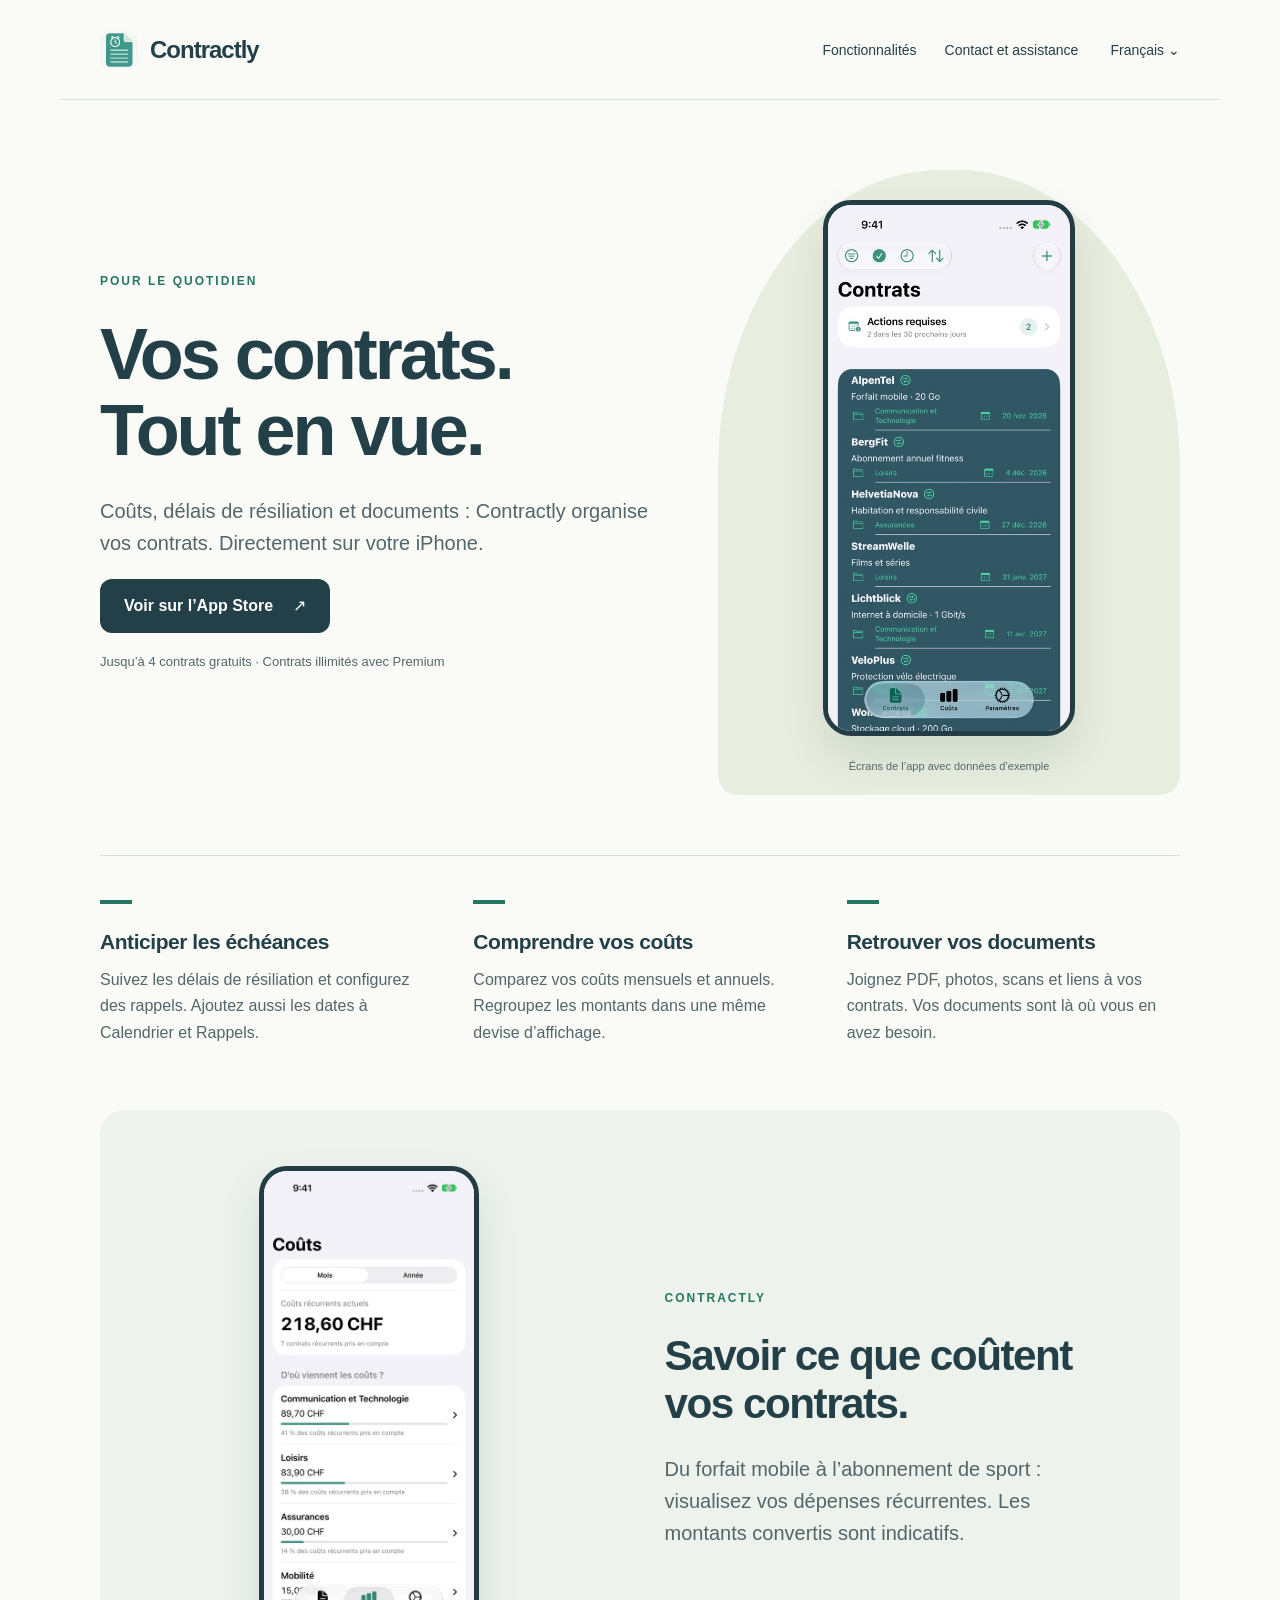
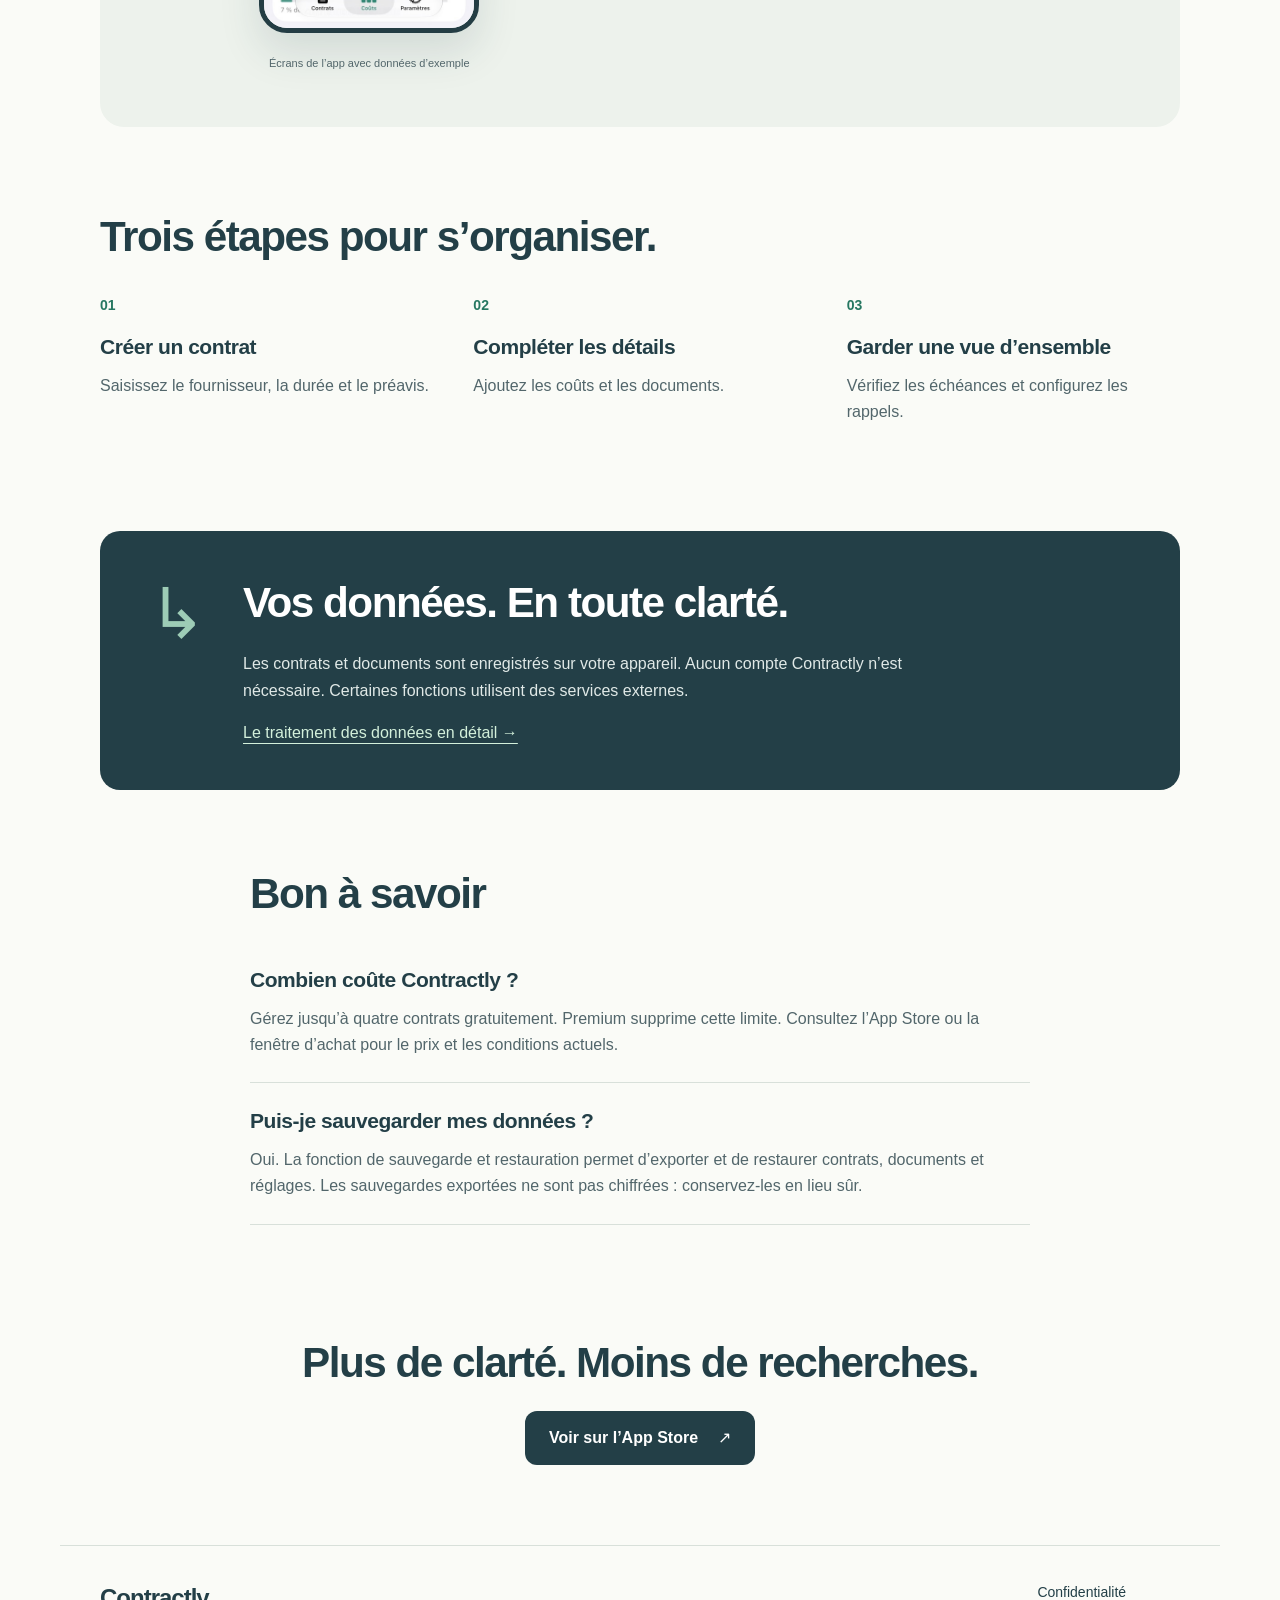
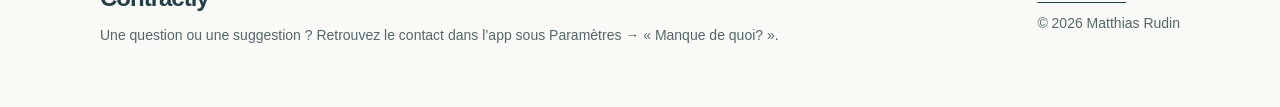
<file: fr/index.html>
<!doctype html>
<html lang="fr"><head><meta charset="utf-8"><meta name="viewport" content="width=device-width, initial-scale=1"><title>Vos contrats. Tout en vue. · Contractly</title><meta name="description" content="Coûts, délais de résiliation et documents : Contractly organise vos contrats. Directement sur votre iPhone."><meta name="theme-color" content="#315662"><meta property="og:title" content="Vos contrats. Tout en vue. · Contractly"><meta property="og:description" content="Coûts, délais de résiliation et documents : Contractly organise vos contrats. Directement sur votre iPhone."><meta property="og:type" content="website"><link rel="alternate" hreflang="de" href="../de/index.html"><link rel="alternate" hreflang="en" href="../en/index.html"><link rel="alternate" hreflang="fr" href="../fr/index.html"><link rel="alternate" hreflang="it" href="../it/index.html"><link rel="alternate" hreflang="es" href="../es/index.html"><link rel="alternate" hreflang="pt" href="../pt/index.html"><link rel="alternate" hreflang="rm" href="../rm/index.html"><link rel="icon" href="../assets/icon.png"><link rel="stylesheet" href="../style.css"></head>
<body><a class="skip" href="#main">Aller au contenu</a><header><a class="brand" href="./"><img src="../assets/icon.png" alt="" width="38" height="38">Contractly</a><nav aria-label="Fonctionnalités"><a href="./#features">Fonctionnalités</a><a href="#contact">Contact et assistance</a></nav><details class="languages"><summary>Français <span aria-hidden="true">⌄</span></summary><nav aria-label="Langue"><a href="../de/index.html" lang="de" hreflang="de" >Deutsch</a><a href="../en/index.html" lang="en" hreflang="en" >English</a><a href="../fr/index.html" lang="fr" hreflang="fr" aria-current="page">Français</a><a href="../it/index.html" lang="it" hreflang="it" >Italiano</a><a href="../es/index.html" lang="es" hreflang="es" >Español</a><a href="../pt/index.html" lang="pt" hreflang="pt" >Português</a><a href="../rm/index.html" lang="rm" hreflang="rm" >Rumantsch</a></nav></details></header>
<main id="main">
<section class="hero">
  <div class="hero-copy"><p class="eyebrow">POUR LE QUOTIDIEN</p><h1>Vos contrats. Tout en vue.</h1><p class="lead">Coûts, délais de résiliation et documents : Contractly organise vos contrats. Directement sur votre iPhone.</p><a class="button" href="https://apps.apple.com/app/id6742148827">Voir sur l’App Store <span aria-hidden="true">↗</span></a><p class="small">Jusqu’à 4 contrats gratuits · Contrats illimités avec Premium</p></div>
  <figure class="hero-visual"><img class="screen" src="../assets/fr-contracts.jpg" alt="Contractly : exemples de contrats et échéances" width="460" height="1000" fetchpriority="high"><figcaption>Écrans de l’app avec données d’exemple</figcaption></figure>
</section>
<section id="features" class="benefits" aria-label="Fonctionnalités"><article><h3>Anticiper les échéances</h3><p>Suivez les délais de résiliation et configurez des rappels. Ajoutez aussi les dates à Calendrier et Rappels.</p></article><article><h3>Comprendre vos coûts</h3><p>Comparez vos coûts mensuels et annuels. Regroupez les montants dans une même devise d’affichage.</p></article><article><h3>Retrouver vos documents</h3><p>Joignez PDF, photos, scans et liens à vos contrats. Vos documents sont là où vous en avez besoin.</p></article></section>
<section class="costs"><figure><img class="screen" src="../assets/fr-costs.jpg" alt="Contractly : aperçu des coûts mensuels et annuels avec données d’exemple" width="460" height="1000" loading="lazy"><figcaption>Écrans de l’app avec données d’exemple</figcaption></figure><div><p class="eyebrow">CONTRACTLY</p><h2>Savoir ce que coûtent vos contrats.</h2><p class="lead">Du forfait mobile à l’abonnement de sport : visualisez vos dépenses récurrentes. Les montants convertis sont indicatifs.</p></div></section>
<section class="steps"><h2>Trois étapes pour s’organiser.</h2><ol><li><h3>Créer un contrat</h3><p>Saisissez le fournisseur, la durée et le préavis.</p></li><li><h3>Compléter les détails</h3><p>Ajoutez les coûts et les documents.</p></li><li><h3>Garder une vue d’ensemble</h3><p>Vérifiez les échéances et configurez les rappels.</p></li></ol></section>
<section class="trust"><span class="trust-mark" aria-hidden="true">↳</span><div><h2>Vos données. En toute clarté.</h2><p>Les contrats et documents sont enregistrés sur votre appareil. Aucun compte Contractly n’est nécessaire. Certaines fonctions utilisent des services externes.</p><a href="privacy.html">Le traitement des données en détail →</a></div></section>
<section class="faq"><h2>Bon à savoir</h2><article><h3>Combien coûte Contractly ?</h3><p>Gérez jusqu’à quatre contrats gratuitement. Premium supprime cette limite. Consultez l’App Store ou la fenêtre d’achat pour le prix et les conditions actuels.</p></article><article><h3>Puis-je sauvegarder mes données ?</h3><p>Oui. La fonction de sauvegarde et restauration permet d’exporter et de restaurer contrats, documents et réglages. Les sauvegardes exportées ne sont pas chiffrées : conservez-les en lieu sûr.</p></article></section>
<section class="closing"><h2>Plus de clarté. Moins de recherches.</h2><a class="button" href="https://apps.apple.com/app/id6742148827">Voir sur l’App Store <span aria-hidden="true">↗</span></a></section></main><footer id="contact"><div><a class="brand" href="./">Contractly</a><p>Une question ou une suggestion ? Retrouvez le contact dans l’app sous Paramètres → « Manque de quoi? ».</p></div><div><a href="privacy.html">Confidentialité</a><p>© 2026 Matthias Rudin</p></div></footer></body></html>
</file>
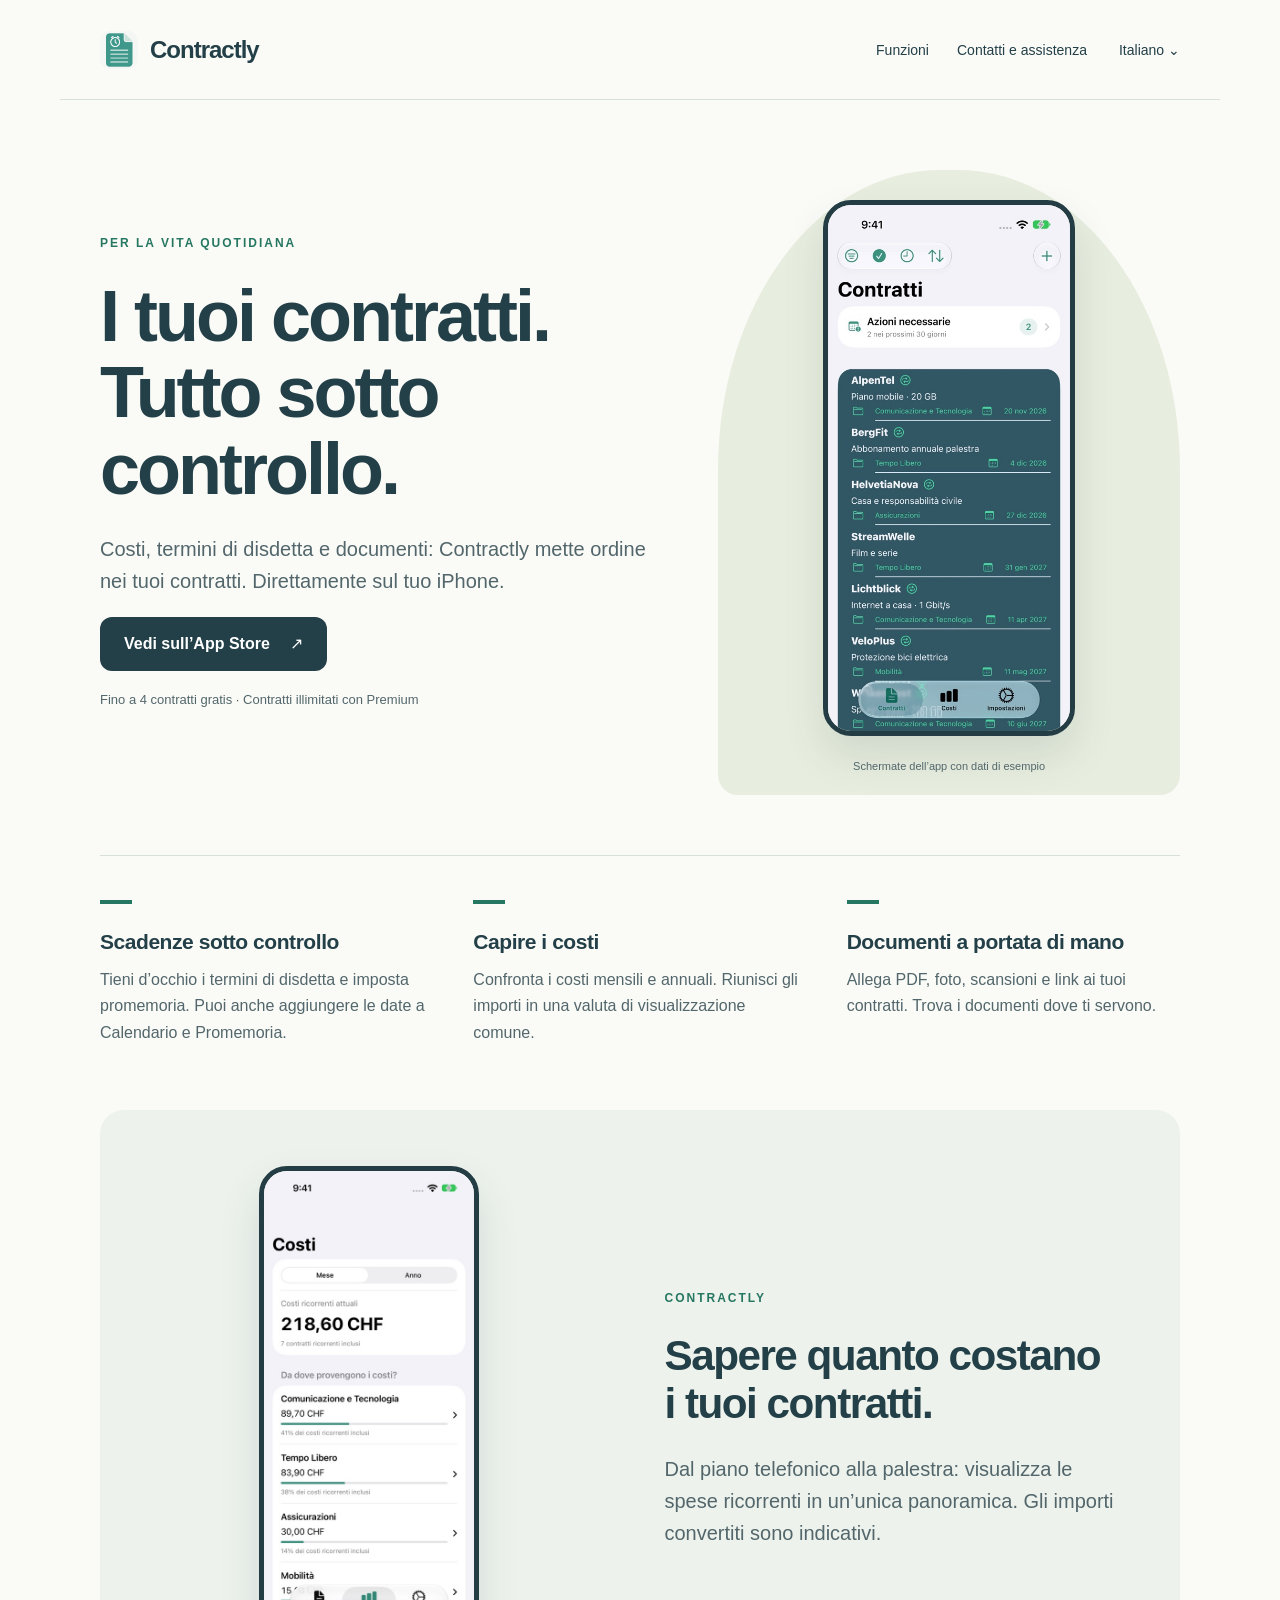
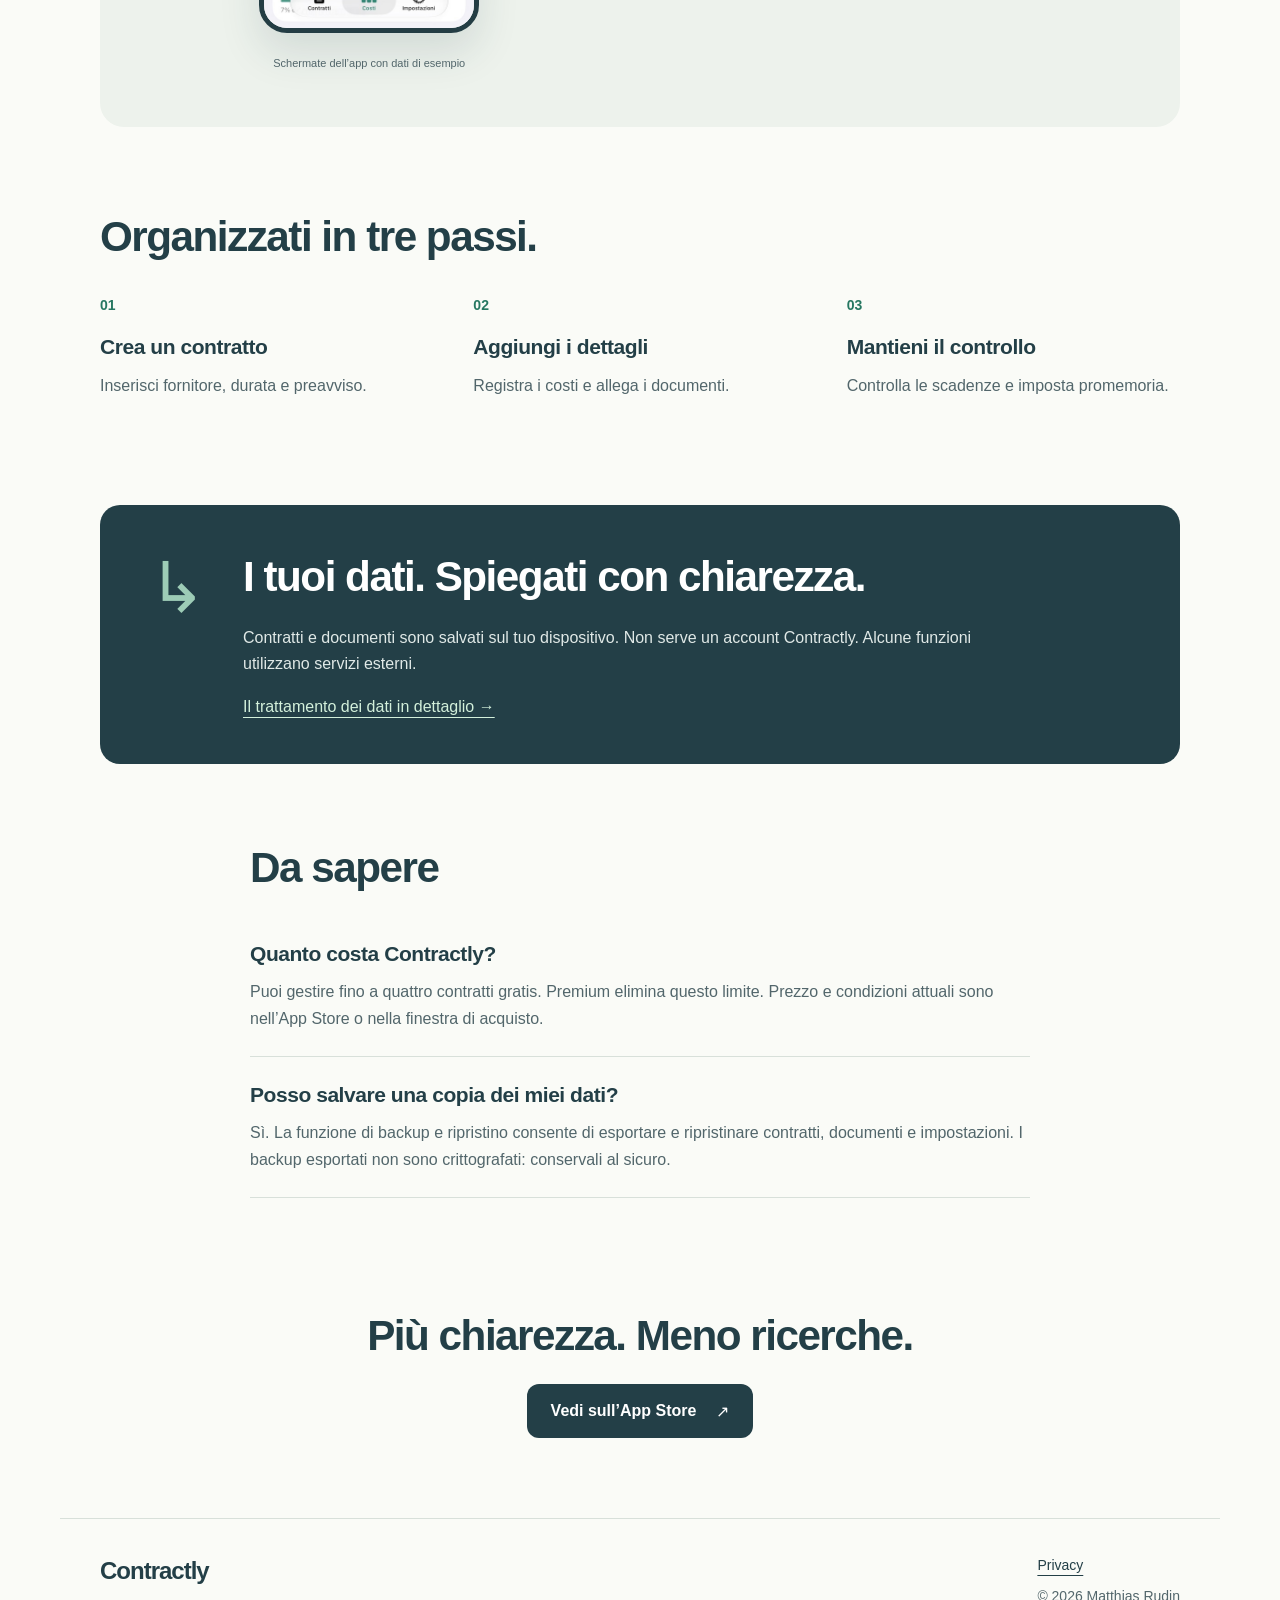
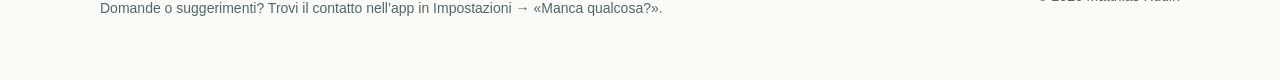
<file: it/index.html>
<!doctype html>
<html lang="it"><head><meta charset="utf-8"><meta name="viewport" content="width=device-width, initial-scale=1"><title>I tuoi contratti. Tutto sotto controllo. · Contractly</title><meta name="description" content="Costi, termini di disdetta e documenti: Contractly mette ordine nei tuoi contratti. Direttamente sul tuo iPhone."><meta name="theme-color" content="#315662"><meta property="og:title" content="I tuoi contratti. Tutto sotto controllo. · Contractly"><meta property="og:description" content="Costi, termini di disdetta e documenti: Contractly mette ordine nei tuoi contratti. Direttamente sul tuo iPhone."><meta property="og:type" content="website"><link rel="alternate" hreflang="de" href="../de/index.html"><link rel="alternate" hreflang="en" href="../en/index.html"><link rel="alternate" hreflang="fr" href="../fr/index.html"><link rel="alternate" hreflang="it" href="../it/index.html"><link rel="alternate" hreflang="es" href="../es/index.html"><link rel="alternate" hreflang="pt" href="../pt/index.html"><link rel="alternate" hreflang="rm" href="../rm/index.html"><link rel="icon" href="../assets/icon.png"><link rel="stylesheet" href="../style.css"></head>
<body><a class="skip" href="#main">Vai al contenuto</a><header><a class="brand" href="./"><img src="../assets/icon.png" alt="" width="38" height="38">Contractly</a><nav aria-label="Funzioni"><a href="./#features">Funzioni</a><a href="#contact">Contatti e assistenza</a></nav><details class="languages"><summary>Italiano <span aria-hidden="true">⌄</span></summary><nav aria-label="Lingua"><a href="../de/index.html" lang="de" hreflang="de" >Deutsch</a><a href="../en/index.html" lang="en" hreflang="en" >English</a><a href="../fr/index.html" lang="fr" hreflang="fr" >Français</a><a href="../it/index.html" lang="it" hreflang="it" aria-current="page">Italiano</a><a href="../es/index.html" lang="es" hreflang="es" >Español</a><a href="../pt/index.html" lang="pt" hreflang="pt" >Português</a><a href="../rm/index.html" lang="rm" hreflang="rm" >Rumantsch</a></nav></details></header>
<main id="main">
<section class="hero">
  <div class="hero-copy"><p class="eyebrow">PER LA VITA QUOTIDIANA</p><h1>I tuoi contratti. Tutto sotto controllo.</h1><p class="lead">Costi, termini di disdetta e documenti: Contractly mette ordine nei tuoi contratti. Direttamente sul tuo iPhone.</p><a class="button" href="https://apps.apple.com/app/id6742148827">Vedi sull’App Store <span aria-hidden="true">↗</span></a><p class="small">Fino a 4 contratti gratis · Contratti illimitati con Premium</p></div>
  <figure class="hero-visual"><img class="screen" src="../assets/it-contracts.jpg" alt="Contractly: contratti di esempio e prossime scadenze" width="460" height="1000" fetchpriority="high"><figcaption>Schermate dell’app con dati di esempio</figcaption></figure>
</section>
<section id="features" class="benefits" aria-label="Funzioni"><article><h3>Scadenze sotto controllo</h3><p>Tieni d’occhio i termini di disdetta e imposta promemoria. Puoi anche aggiungere le date a Calendario e Promemoria.</p></article><article><h3>Capire i costi</h3><p>Confronta i costi mensili e annuali. Riunisci gli importi in una valuta di visualizzazione comune.</p></article><article><h3>Documenti a portata di mano</h3><p>Allega PDF, foto, scansioni e link ai tuoi contratti. Trova i documenti dove ti servono.</p></article></section>
<section class="costs"><figure><img class="screen" src="../assets/it-costs.jpg" alt="Contractly: costi mensili e annuali con dati di esempio" width="460" height="1000" loading="lazy"><figcaption>Schermate dell’app con dati di esempio</figcaption></figure><div><p class="eyebrow">CONTRACTLY</p><h2>Sapere quanto costano i tuoi contratti.</h2><p class="lead">Dal piano telefonico alla palestra: visualizza le spese ricorrenti in un’unica panoramica. Gli importi convertiti sono indicativi.</p></div></section>
<section class="steps"><h2>Organizzati in tre passi.</h2><ol><li><h3>Crea un contratto</h3><p>Inserisci fornitore, durata e preavviso.</p></li><li><h3>Aggiungi i dettagli</h3><p>Registra i costi e allega i documenti.</p></li><li><h3>Mantieni il controllo</h3><p>Controlla le scadenze e imposta promemoria.</p></li></ol></section>
<section class="trust"><span class="trust-mark" aria-hidden="true">↳</span><div><h2>I tuoi dati. Spiegati con chiarezza.</h2><p>Contratti e documenti sono salvati sul tuo dispositivo. Non serve un account Contractly. Alcune funzioni utilizzano servizi esterni.</p><a href="privacy.html">Il trattamento dei dati in dettaglio →</a></div></section>
<section class="faq"><h2>Da sapere</h2><article><h3>Quanto costa Contractly?</h3><p>Puoi gestire fino a quattro contratti gratis. Premium elimina questo limite. Prezzo e condizioni attuali sono nell’App Store o nella finestra di acquisto.</p></article><article><h3>Posso salvare una copia dei miei dati?</h3><p>Sì. La funzione di backup e ripristino consente di esportare e ripristinare contratti, documenti e impostazioni. I backup esportati non sono crittografati: conservali al sicuro.</p></article></section>
<section class="closing"><h2>Più chiarezza. Meno ricerche.</h2><a class="button" href="https://apps.apple.com/app/id6742148827">Vedi sull’App Store <span aria-hidden="true">↗</span></a></section></main><footer id="contact"><div><a class="brand" href="./">Contractly</a><p>Domande o suggerimenti? Trovi il contatto nell’app in Impostazioni → «Manca qualcosa?».</p></div><div><a href="privacy.html">Privacy</a><p>© 2026 Matthias Rudin</p></div></footer></body></html>
</file>
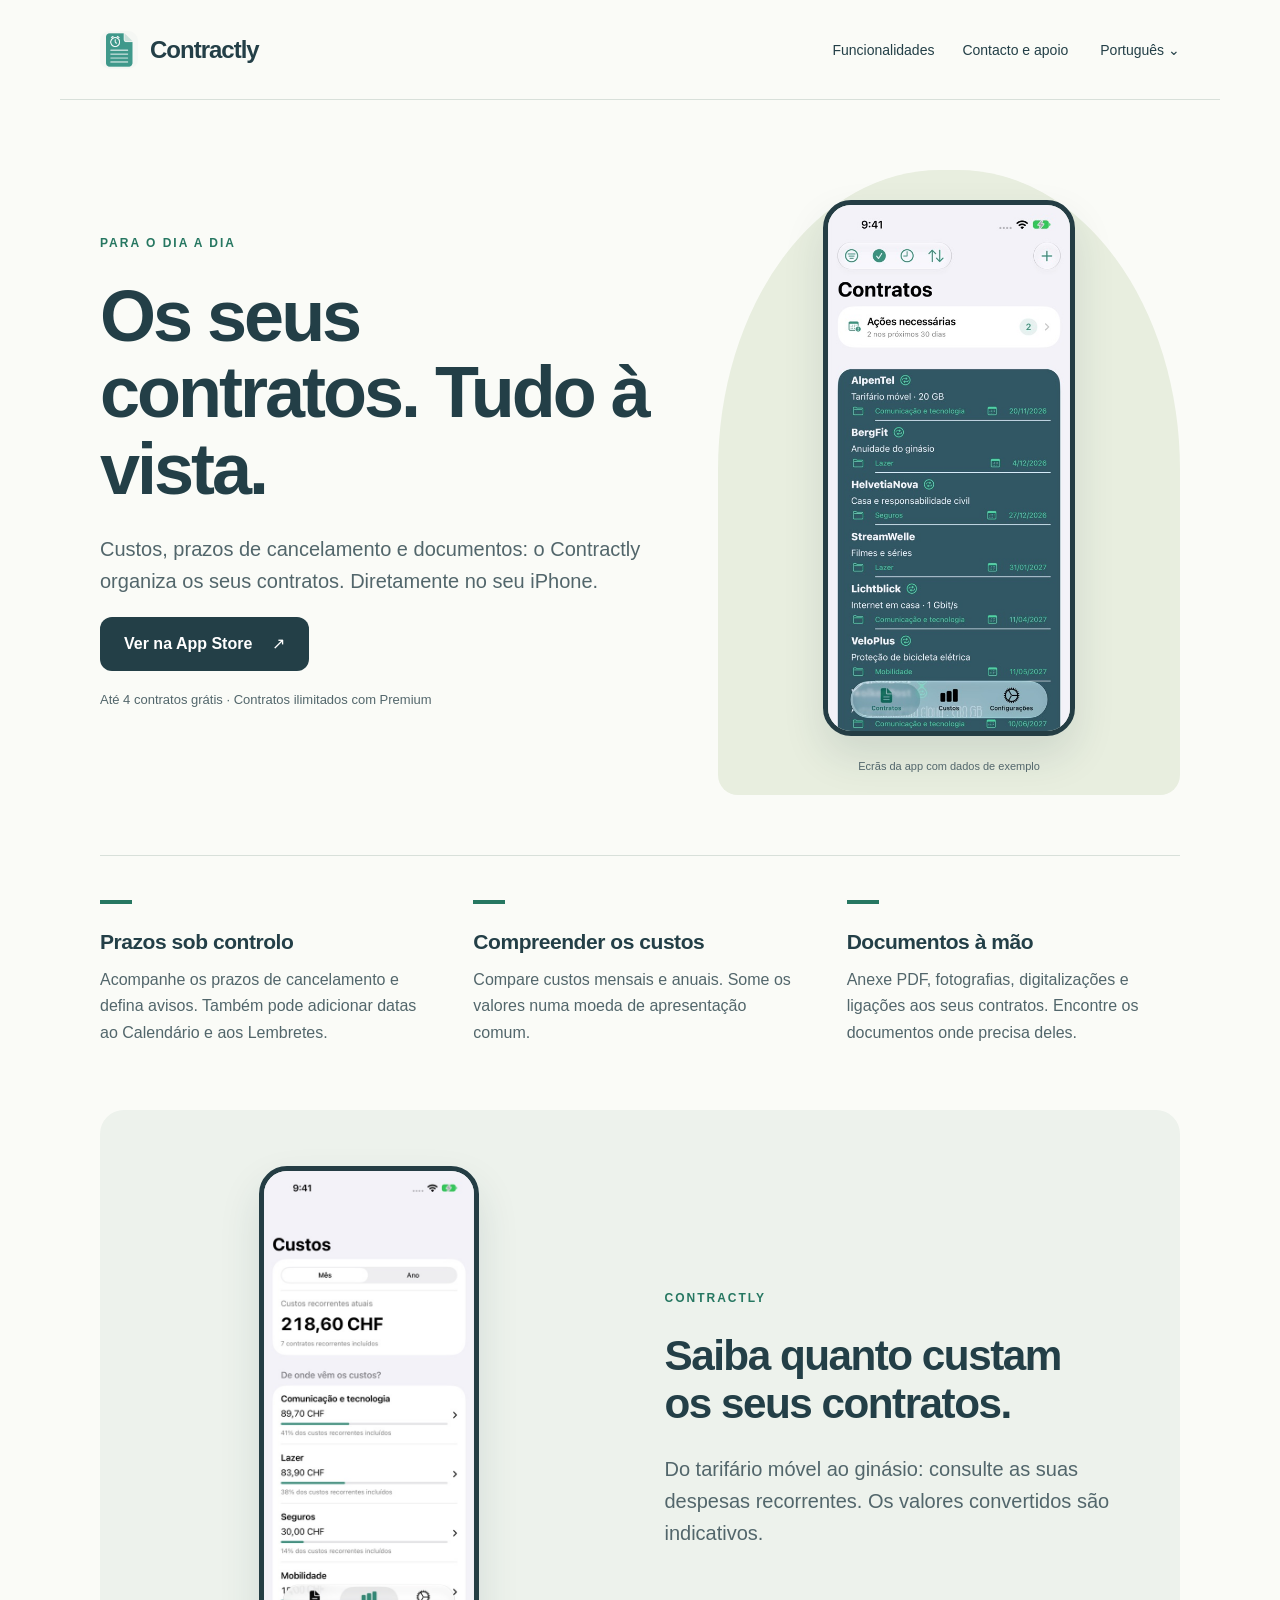
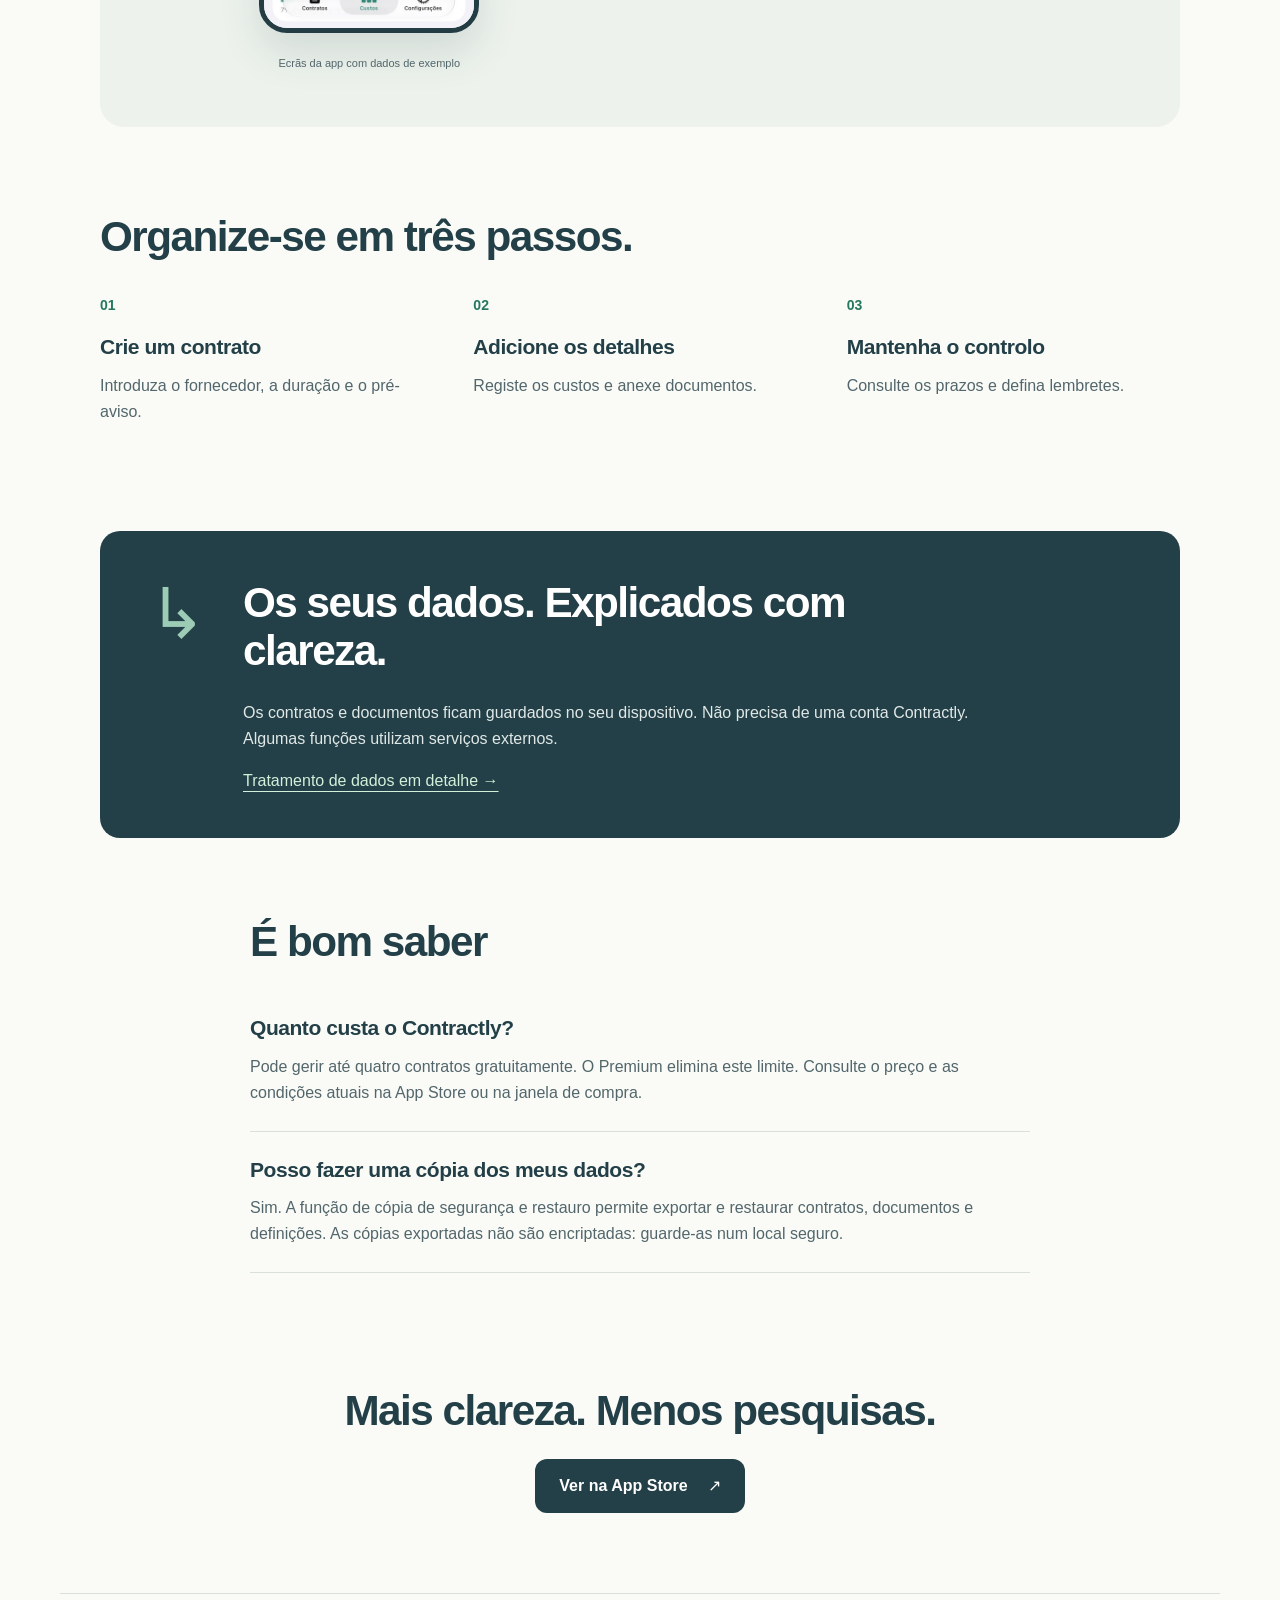
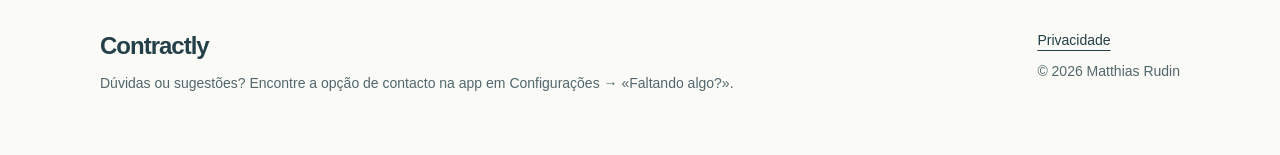
<file: pt/index.html>
<!doctype html>
<html lang="pt"><head><meta charset="utf-8"><meta name="viewport" content="width=device-width, initial-scale=1"><title>Os seus contratos. Tudo à vista. · Contractly</title><meta name="description" content="Custos, prazos de cancelamento e documentos: o Contractly organiza os seus contratos. Diretamente no seu iPhone."><meta name="theme-color" content="#315662"><meta property="og:title" content="Os seus contratos. Tudo à vista. · Contractly"><meta property="og:description" content="Custos, prazos de cancelamento e documentos: o Contractly organiza os seus contratos. Diretamente no seu iPhone."><meta property="og:type" content="website"><link rel="alternate" hreflang="de" href="../de/index.html"><link rel="alternate" hreflang="en" href="../en/index.html"><link rel="alternate" hreflang="fr" href="../fr/index.html"><link rel="alternate" hreflang="it" href="../it/index.html"><link rel="alternate" hreflang="es" href="../es/index.html"><link rel="alternate" hreflang="pt" href="../pt/index.html"><link rel="alternate" hreflang="rm" href="../rm/index.html"><link rel="icon" href="../assets/icon.png"><link rel="stylesheet" href="../style.css"></head>
<body><a class="skip" href="#main">Ir para o conteúdo</a><header><a class="brand" href="./"><img src="../assets/icon.png" alt="" width="38" height="38">Contractly</a><nav aria-label="Funcionalidades"><a href="./#features">Funcionalidades</a><a href="#contact">Contacto e apoio</a></nav><details class="languages"><summary>Português <span aria-hidden="true">⌄</span></summary><nav aria-label="Idioma"><a href="../de/index.html" lang="de" hreflang="de" >Deutsch</a><a href="../en/index.html" lang="en" hreflang="en" >English</a><a href="../fr/index.html" lang="fr" hreflang="fr" >Français</a><a href="../it/index.html" lang="it" hreflang="it" >Italiano</a><a href="../es/index.html" lang="es" hreflang="es" >Español</a><a href="../pt/index.html" lang="pt" hreflang="pt" aria-current="page">Português</a><a href="../rm/index.html" lang="rm" hreflang="rm" >Rumantsch</a></nav></details></header>
<main id="main">
<section class="hero">
  <div class="hero-copy"><p class="eyebrow">PARA O DIA A DIA</p><h1>Os seus contratos. Tudo à vista.</h1><p class="lead">Custos, prazos de cancelamento e documentos: o Contractly organiza os seus contratos. Diretamente no seu iPhone.</p><a class="button" href="https://apps.apple.com/app/id6742148827">Ver na App Store <span aria-hidden="true">↗</span></a><p class="small">Até 4 contratos grátis · Contratos ilimitados com Premium</p></div>
  <figure class="hero-visual"><img class="screen" src="../assets/pt-contracts.jpg" alt="Contractly: contratos de exemplo e próximos prazos" width="460" height="1000" fetchpriority="high"><figcaption>Ecrãs da app com dados de exemplo</figcaption></figure>
</section>
<section id="features" class="benefits" aria-label="Funcionalidades"><article><h3>Prazos sob controlo</h3><p>Acompanhe os prazos de cancelamento e defina avisos. Também pode adicionar datas ao Calendário e aos Lembretes.</p></article><article><h3>Compreender os custos</h3><p>Compare custos mensais e anuais. Some os valores numa moeda de apresentação comum.</p></article><article><h3>Documentos à mão</h3><p>Anexe PDF, fotografias, digitalizações e ligações aos seus contratos. Encontre os documentos onde precisa deles.</p></article></section>
<section class="costs"><figure><img class="screen" src="../assets/pt-costs.jpg" alt="Contractly: custos mensais e anuais com dados de exemplo" width="460" height="1000" loading="lazy"><figcaption>Ecrãs da app com dados de exemplo</figcaption></figure><div><p class="eyebrow">CONTRACTLY</p><h2>Saiba quanto custam os seus contratos.</h2><p class="lead">Do tarifário móvel ao ginásio: consulte as suas despesas recorrentes. Os valores convertidos são indicativos.</p></div></section>
<section class="steps"><h2>Organize-se em três passos.</h2><ol><li><h3>Crie um contrato</h3><p>Introduza o fornecedor, a duração e o pré-aviso.</p></li><li><h3>Adicione os detalhes</h3><p>Registe os custos e anexe documentos.</p></li><li><h3>Mantenha o controlo</h3><p>Consulte os prazos e defina lembretes.</p></li></ol></section>
<section class="trust"><span class="trust-mark" aria-hidden="true">↳</span><div><h2>Os seus dados. Explicados com clareza.</h2><p>Os contratos e documentos ficam guardados no seu dispositivo. Não precisa de uma conta Contractly. Algumas funções utilizam serviços externos.</p><a href="privacy.html">Tratamento de dados em detalhe →</a></div></section>
<section class="faq"><h2>É bom saber</h2><article><h3>Quanto custa o Contractly?</h3><p>Pode gerir até quatro contratos gratuitamente. O Premium elimina este limite. Consulte o preço e as condições atuais na App Store ou na janela de compra.</p></article><article><h3>Posso fazer uma cópia dos meus dados?</h3><p>Sim. A função de cópia de segurança e restauro permite exportar e restaurar contratos, documentos e definições. As cópias exportadas não são encriptadas: guarde-as num local seguro.</p></article></section>
<section class="closing"><h2>Mais clareza. Menos pesquisas.</h2><a class="button" href="https://apps.apple.com/app/id6742148827">Ver na App Store <span aria-hidden="true">↗</span></a></section></main><footer id="contact"><div><a class="brand" href="./">Contractly</a><p>Dúvidas ou sugestões? Encontre a opção de contacto na app em Configurações → «Faltando algo?».</p></div><div><a href="privacy.html">Privacidade</a><p>© 2026 Matthias Rudin</p></div></footer></body></html>
</file>
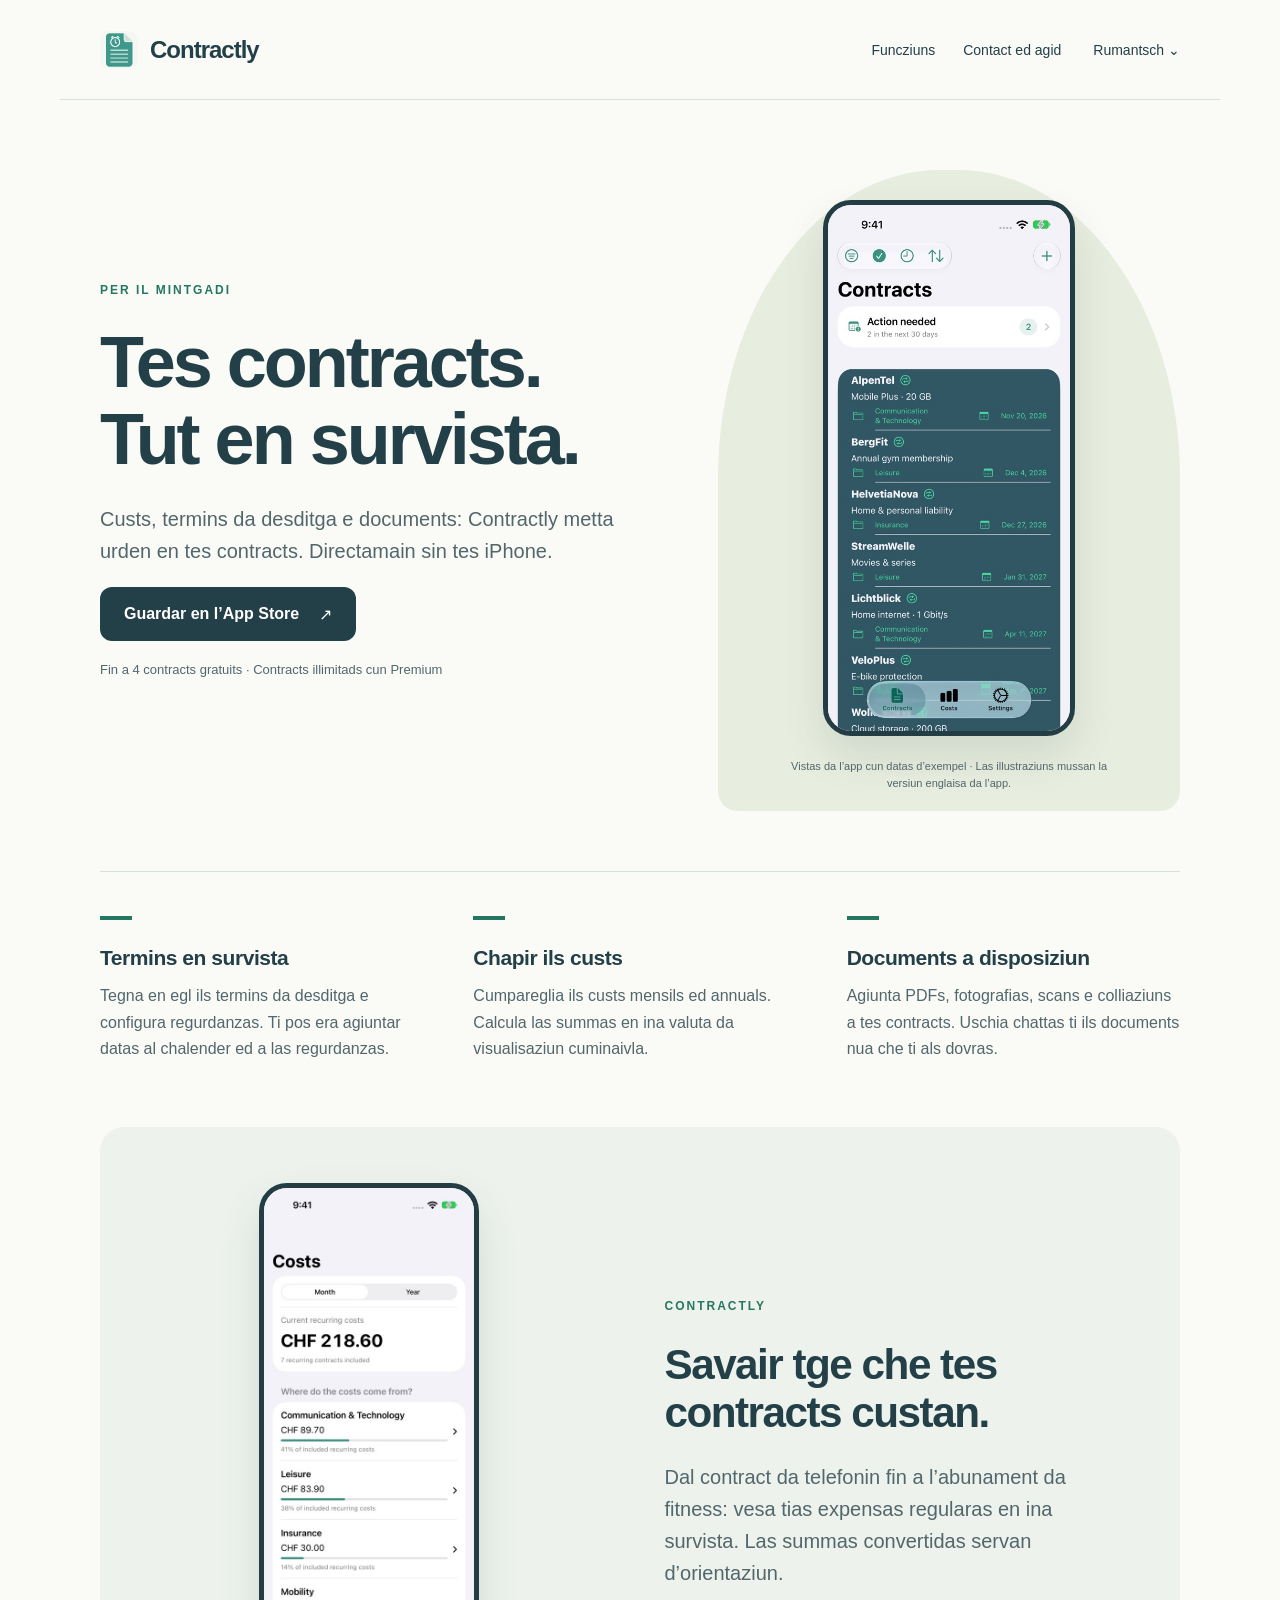
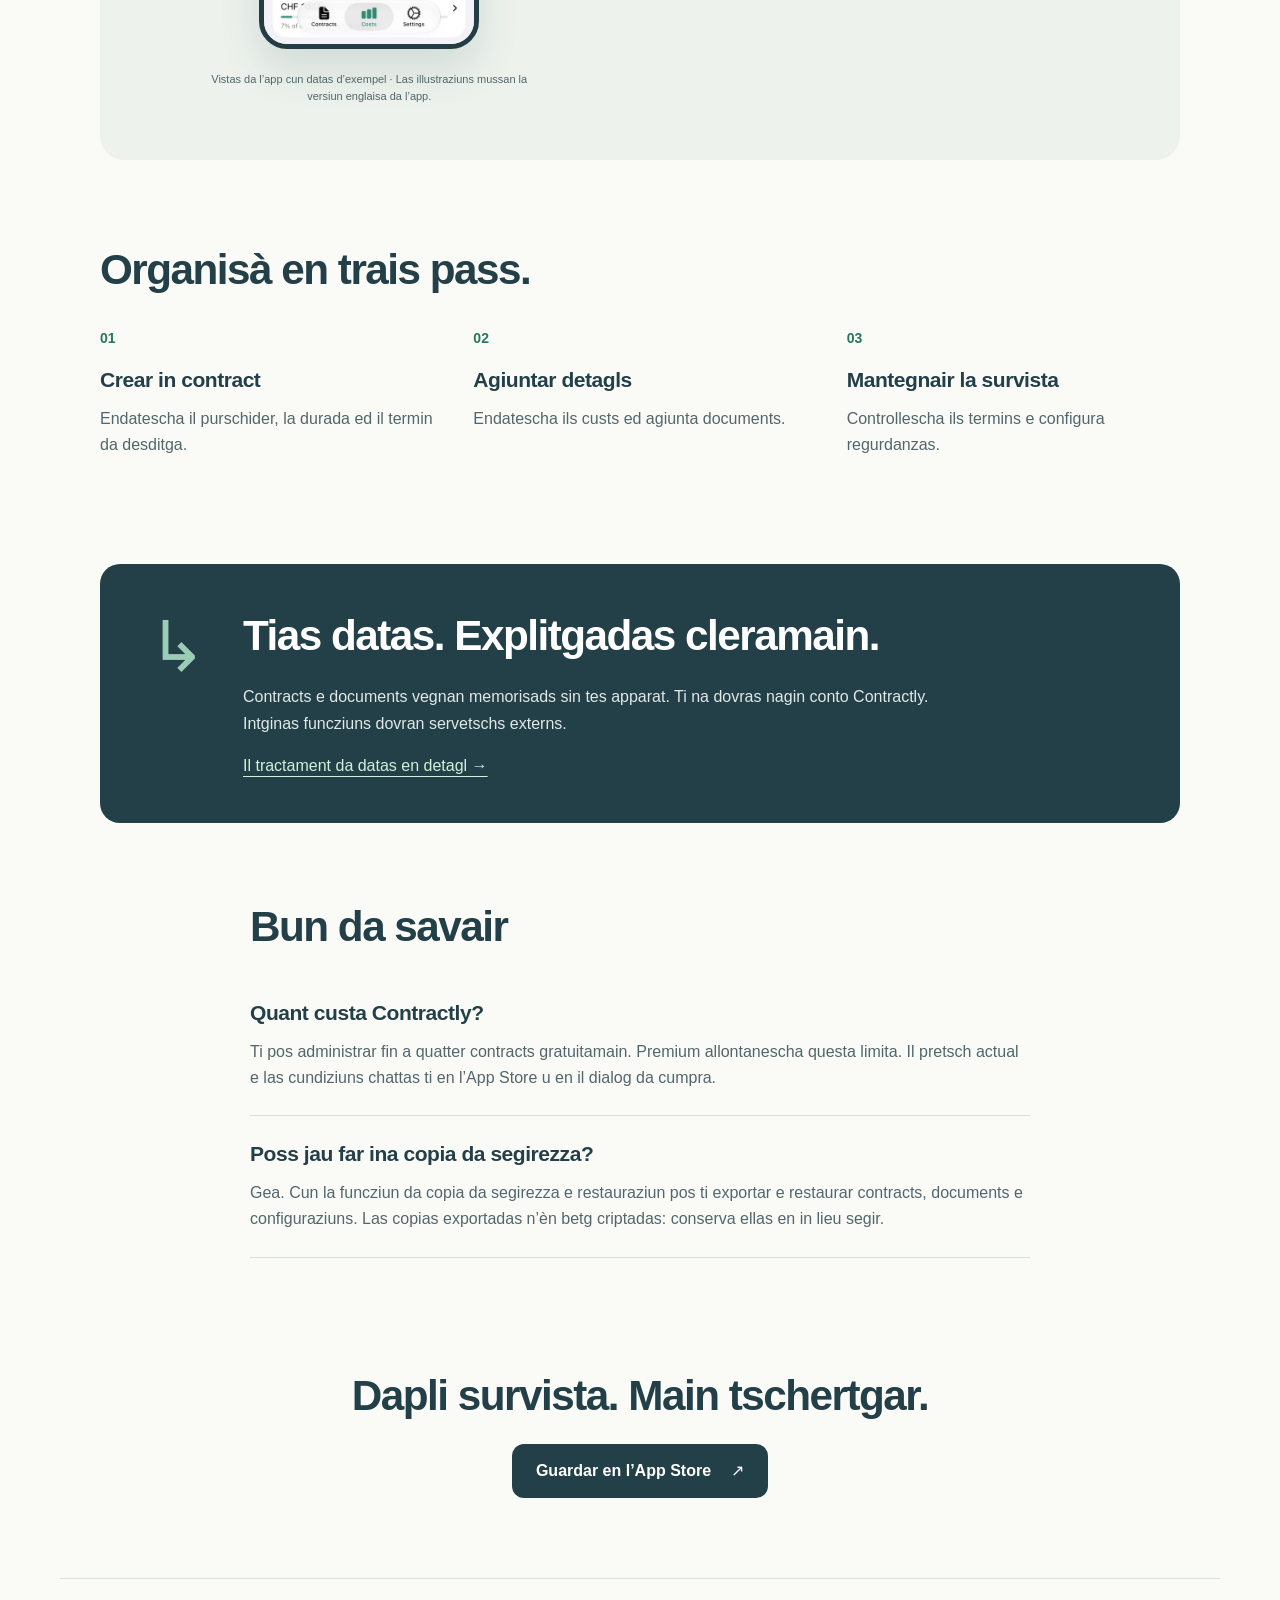
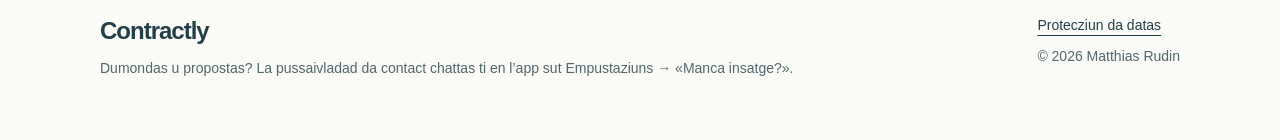
<file: rm/index.html>
<!doctype html>
<html lang="rm"><head><meta charset="utf-8"><meta name="viewport" content="width=device-width, initial-scale=1"><title>Tes contracts. Tut en survista. · Contractly</title><meta name="description" content="Custs, termins da desditga e documents: Contractly metta urden en tes contracts. Directamain sin tes iPhone."><meta name="theme-color" content="#315662"><meta property="og:title" content="Tes contracts. Tut en survista. · Contractly"><meta property="og:description" content="Custs, termins da desditga e documents: Contractly metta urden en tes contracts. Directamain sin tes iPhone."><meta property="og:type" content="website"><link rel="alternate" hreflang="de" href="../de/index.html"><link rel="alternate" hreflang="en" href="../en/index.html"><link rel="alternate" hreflang="fr" href="../fr/index.html"><link rel="alternate" hreflang="it" href="../it/index.html"><link rel="alternate" hreflang="es" href="../es/index.html"><link rel="alternate" hreflang="pt" href="../pt/index.html"><link rel="alternate" hreflang="rm" href="../rm/index.html"><link rel="icon" href="../assets/icon.png"><link rel="stylesheet" href="../style.css"></head>
<body><a class="skip" href="#main">Ir al cuntegn</a><header><a class="brand" href="./"><img src="../assets/icon.png" alt="" width="38" height="38">Contractly</a><nav aria-label="Funcziuns"><a href="./#features">Funcziuns</a><a href="#contact">Contact ed agid</a></nav><details class="languages"><summary>Rumantsch <span aria-hidden="true">⌄</span></summary><nav aria-label="Lingua"><a href="../de/index.html" lang="de" hreflang="de" >Deutsch</a><a href="../en/index.html" lang="en" hreflang="en" >English</a><a href="../fr/index.html" lang="fr" hreflang="fr" >Français</a><a href="../it/index.html" lang="it" hreflang="it" >Italiano</a><a href="../es/index.html" lang="es" hreflang="es" >Español</a><a href="../pt/index.html" lang="pt" hreflang="pt" >Português</a><a href="../rm/index.html" lang="rm" hreflang="rm" aria-current="page">Rumantsch</a></nav></details></header>
<main id="main">
<section class="hero">
  <div class="hero-copy"><p class="eyebrow">PER IL MINTGADI</p><h1>Tes contracts. Tut en survista.</h1><p class="lead">Custs, termins da desditga e documents: Contractly metta urden en tes contracts. Directamain sin tes iPhone.</p><a class="button" href="https://apps.apple.com/app/id6742148827">Guardar en l’App Store <span aria-hidden="true">↗</span></a><p class="small">Fin a 4 contracts gratuits · Contracts illimitads cun Premium</p></div>
  <figure class="hero-visual"><img class="screen" src="../assets/en-contracts.jpg" alt="Contractly: contracts d’exempel e termins en la versiun englaisa" width="460" height="1000" fetchpriority="high"><figcaption>Vistas da l’app cun datas d’exempel · Las illustraziuns mussan la versiun englaisa da l’app.</figcaption></figure>
</section>
<section id="features" class="benefits" aria-label="Funcziuns"><article><h3>Termins en survista</h3><p>Tegna en egl ils termins da desditga e configura regurdanzas. Ti pos era agiuntar datas al chalender ed a las regurdanzas.</p></article><article><h3>Chapir ils custs</h3><p>Cumpareglia ils custs mensils ed annuals. Calcula las summas en ina valuta da visualisaziun cuminaivla.</p></article><article><h3>Documents a disposiziun</h3><p>Agiunta PDFs, fotografias, scans e colliaziuns a tes contracts. Uschia chattas ti ils documents nua che ti als dovras.</p></article></section>
<section class="costs"><figure><img class="screen" src="../assets/en-costs.jpg" alt="Contractly: custs mensils ed annuals cun datas d’exempel en englais" width="460" height="1000" loading="lazy"><figcaption>Vistas da l’app cun datas d’exempel · Las illustraziuns mussan la versiun englaisa da l’app.</figcaption></figure><div><p class="eyebrow">CONTRACTLY</p><h2>Savair tge che tes contracts custan.</h2><p class="lead">Dal contract da telefonin fin a l’abunament da fitness: vesa tias expensas regularas en ina survista. Las summas convertidas servan d’orientaziun.</p></div></section>
<section class="steps"><h2>Organisà en trais pass.</h2><ol><li><h3>Crear in contract</h3><p>Endatescha il purschider, la durada ed il termin da desditga.</p></li><li><h3>Agiuntar detagls</h3><p>Endatescha ils custs ed agiunta documents.</p></li><li><h3>Mantegnair la survista</h3><p>Controllescha ils termins e configura regurdanzas.</p></li></ol></section>
<section class="trust"><span class="trust-mark" aria-hidden="true">↳</span><div><h2>Tias datas. Explitgadas cleramain.</h2><p>Contracts e documents vegnan memorisads sin tes apparat. Ti na dovras nagin conto Contractly. Intginas funcziuns dovran servetschs externs.</p><a href="privacy.html">Il tractament da datas en detagl →</a></div></section>
<section class="faq"><h2>Bun da savair</h2><article><h3>Quant custa Contractly?</h3><p>Ti pos administrar fin a quatter contracts gratuitamain. Premium allontanescha questa limita. Il pretsch actual e las cundiziuns chattas ti en l’App Store u en il dialog da cumpra.</p></article><article><h3>Poss jau far ina copia da segirezza?</h3><p>Gea. Cun la funcziun da copia da segirezza e restauraziun pos ti exportar e restaurar contracts, documents e configuraziuns. Las copias exportadas n’èn betg criptadas: conserva ellas en in lieu segir.</p></article></section>
<section class="closing"><h2>Dapli survista. Main tschertgar.</h2><a class="button" href="https://apps.apple.com/app/id6742148827">Guardar en l’App Store <span aria-hidden="true">↗</span></a></section></main><footer id="contact"><div><a class="brand" href="./">Contractly</a><p>Dumondas u propostas? La pussaivladad da contact chattas ti en l’app sut Empustaziuns → «Manca insatge?».</p></div><div><a href="privacy.html">Protecziun da datas</a><p>© 2026 Matthias Rudin</p></div></footer></body></html>
</file>
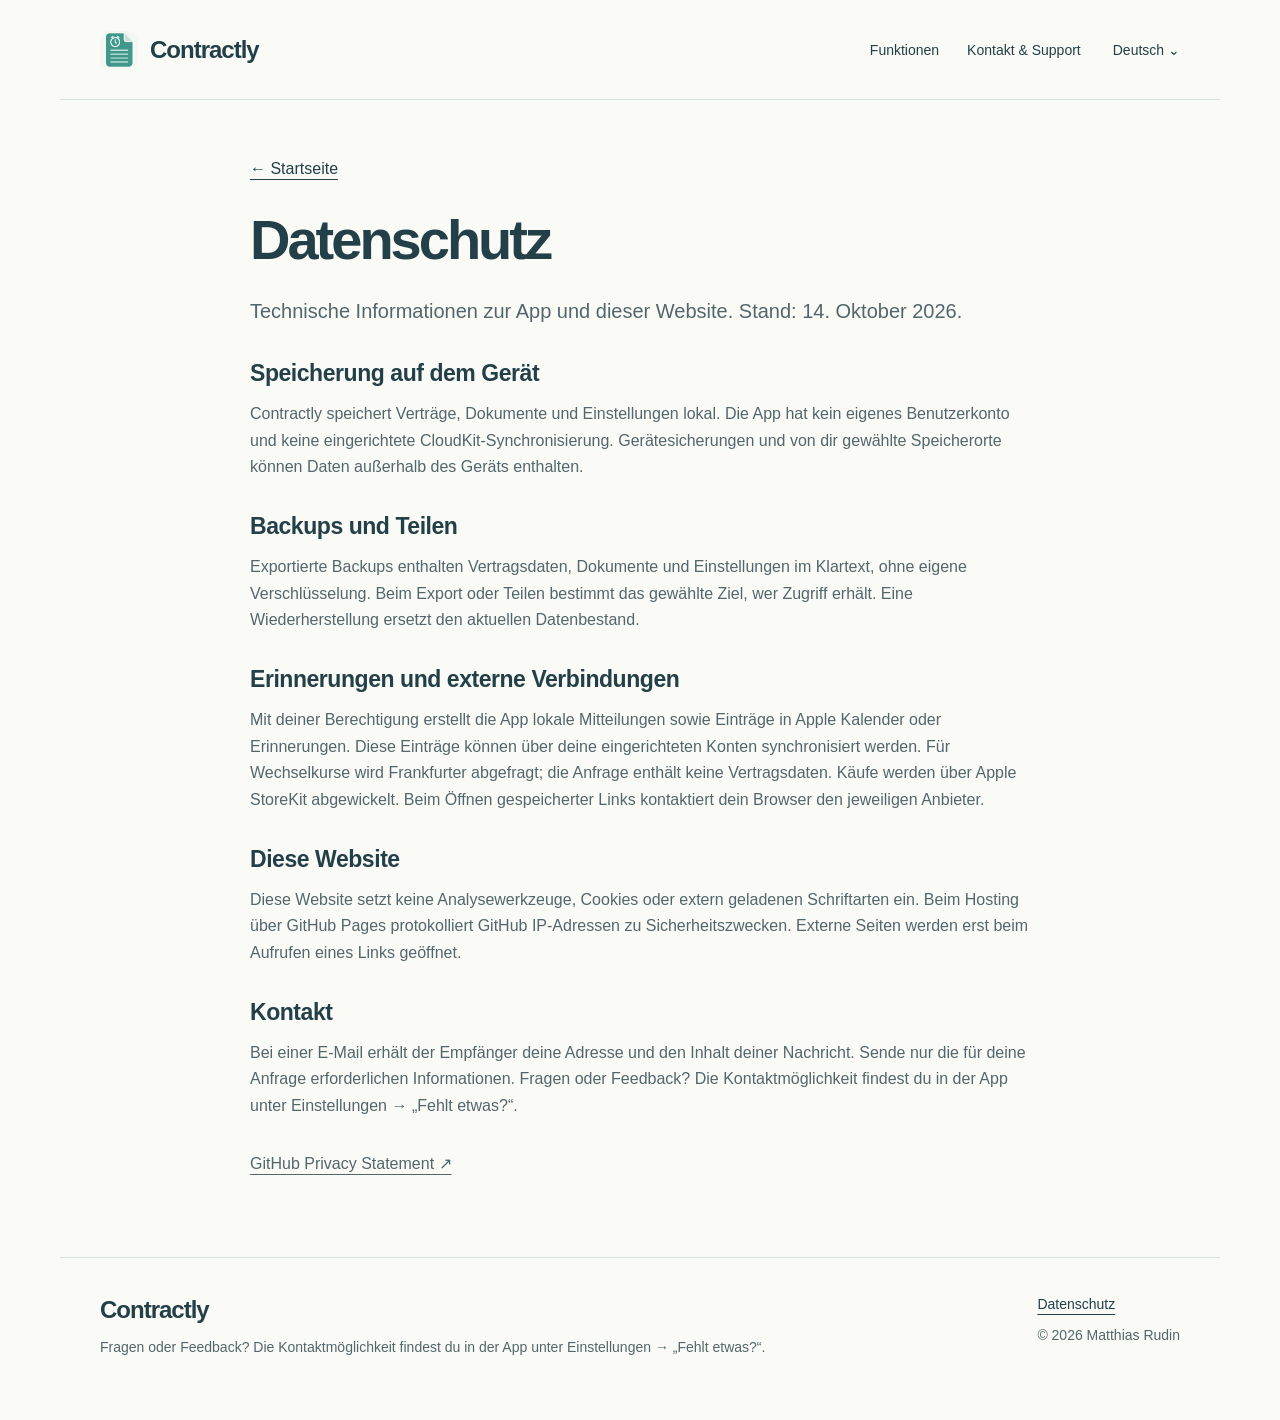
<file: de/privacy.html>
<!doctype html>
<html lang="de"><head><meta charset="utf-8"><meta name="viewport" content="width=device-width, initial-scale=1"><title>Datenschutz · Contractly</title><meta name="description" content="Technische Informationen zur App und dieser Website. Stand: 14. Oktober 2026."><meta name="theme-color" content="#315662"><meta property="og:title" content="Datenschutz · Contractly"><meta property="og:description" content="Kosten, Kündigungsfristen und Dokumente: Contractly bringt Ordnung in deine Verträge. Direkt auf deinem iPhone."><meta property="og:type" content="website"><link rel="alternate" hreflang="de" href="../de/privacy.html"><link rel="alternate" hreflang="en" href="../en/privacy.html"><link rel="alternate" hreflang="fr" href="../fr/privacy.html"><link rel="alternate" hreflang="it" href="../it/privacy.html"><link rel="alternate" hreflang="es" href="../es/privacy.html"><link rel="alternate" hreflang="pt" href="../pt/privacy.html"><link rel="alternate" hreflang="rm" href="../rm/privacy.html"><link rel="icon" href="../assets/icon.png"><link rel="stylesheet" href="../style.css"></head>
<body><a class="skip" href="#main">Zum Inhalt</a><header><a class="brand" href="./index.html"><img src="../assets/icon.png" alt="" width="38" height="38">Contractly</a><nav aria-label="Funktionen"><a href="./index.html#features">Funktionen</a><a href="#contact">Kontakt &amp; Support</a></nav><details class="languages"><summary>Deutsch <span aria-hidden="true">⌄</span></summary><nav aria-label="Sprache"><a href="../de/privacy.html" lang="de" hreflang="de" aria-current="page">Deutsch</a><a href="../en/privacy.html" lang="en" hreflang="en" >English</a><a href="../fr/privacy.html" lang="fr" hreflang="fr" >Français</a><a href="../it/privacy.html" lang="it" hreflang="it" >Italiano</a><a href="../es/privacy.html" lang="es" hreflang="es" >Español</a><a href="../pt/privacy.html" lang="pt" hreflang="pt" >Português</a><a href="../rm/privacy.html" lang="rm" hreflang="rm" >Rumantsch</a></nav></details></header>
<main id="main"><article class="legal"><a href="./index.html">← Startseite</a><h1>Datenschutz</h1><p class="lead">Technische Informationen zur App und dieser Website. Stand: 14. Oktober 2026.</p><section><h3>Speicherung auf dem Gerät</h3><p>Contractly speichert Verträge, Dokumente und Einstellungen lokal. Die App hat kein eigenes Benutzerkonto und keine eingerichtete CloudKit-Synchronisierung. Gerätesicherungen und von dir gewählte Speicherorte können Daten außerhalb des Geräts enthalten.</p></section><section><h3>Backups und Teilen</h3><p>Exportierte Backups enthalten Vertragsdaten, Dokumente und Einstellungen im Klartext, ohne eigene Verschlüsselung. Beim Export oder Teilen bestimmt das gewählte Ziel, wer Zugriff erhält. Eine Wiederherstellung ersetzt den aktuellen Datenbestand.</p></section><section><h3>Erinnerungen und externe Verbindungen</h3><p>Mit deiner Berechtigung erstellt die App lokale Mitteilungen sowie Einträge in Apple Kalender oder Erinnerungen. Diese Einträge können über deine eingerichteten Konten synchronisiert werden. Für Wechselkurse wird Frankfurter abgefragt; die Anfrage enthält keine Vertragsdaten. Käufe werden über Apple StoreKit abgewickelt. Beim Öffnen gespeicherter Links kontaktiert dein Browser den jeweiligen Anbieter.</p></section><section><h3>Diese Website</h3><p>Diese Website setzt keine Analysewerkzeuge, Cookies oder extern geladenen Schriftarten ein. Beim Hosting über GitHub Pages protokolliert GitHub IP-Adressen zu Sicherheitszwecken. Externe Seiten werden erst beim Aufrufen eines Links geöffnet.</p></section><section><h3>Kontakt</h3><p>Bei einer E-Mail erhält der Empfänger deine Adresse und den Inhalt deiner Nachricht. Sende nur die für deine Anfrage erforderlichen Informationen. Fragen oder Feedback? Die Kontaktmöglichkeit findest du in der App unter Einstellungen → „Fehlt etwas?“.</p></section><p><a href="https://docs.github.com/en/site-policy/privacy-policies/github-general-privacy-statement">GitHub Privacy Statement ↗</a></p></article></main><footer id="contact"><div><a class="brand" href="./index.html">Contractly</a><p>Fragen oder Feedback? Die Kontaktmöglichkeit findest du in der App unter Einstellungen → „Fehlt etwas?“.</p></div><div><a href="privacy.html">Datenschutz</a><p>© 2026 Matthias Rudin</p></div></footer></body></html>
</file>
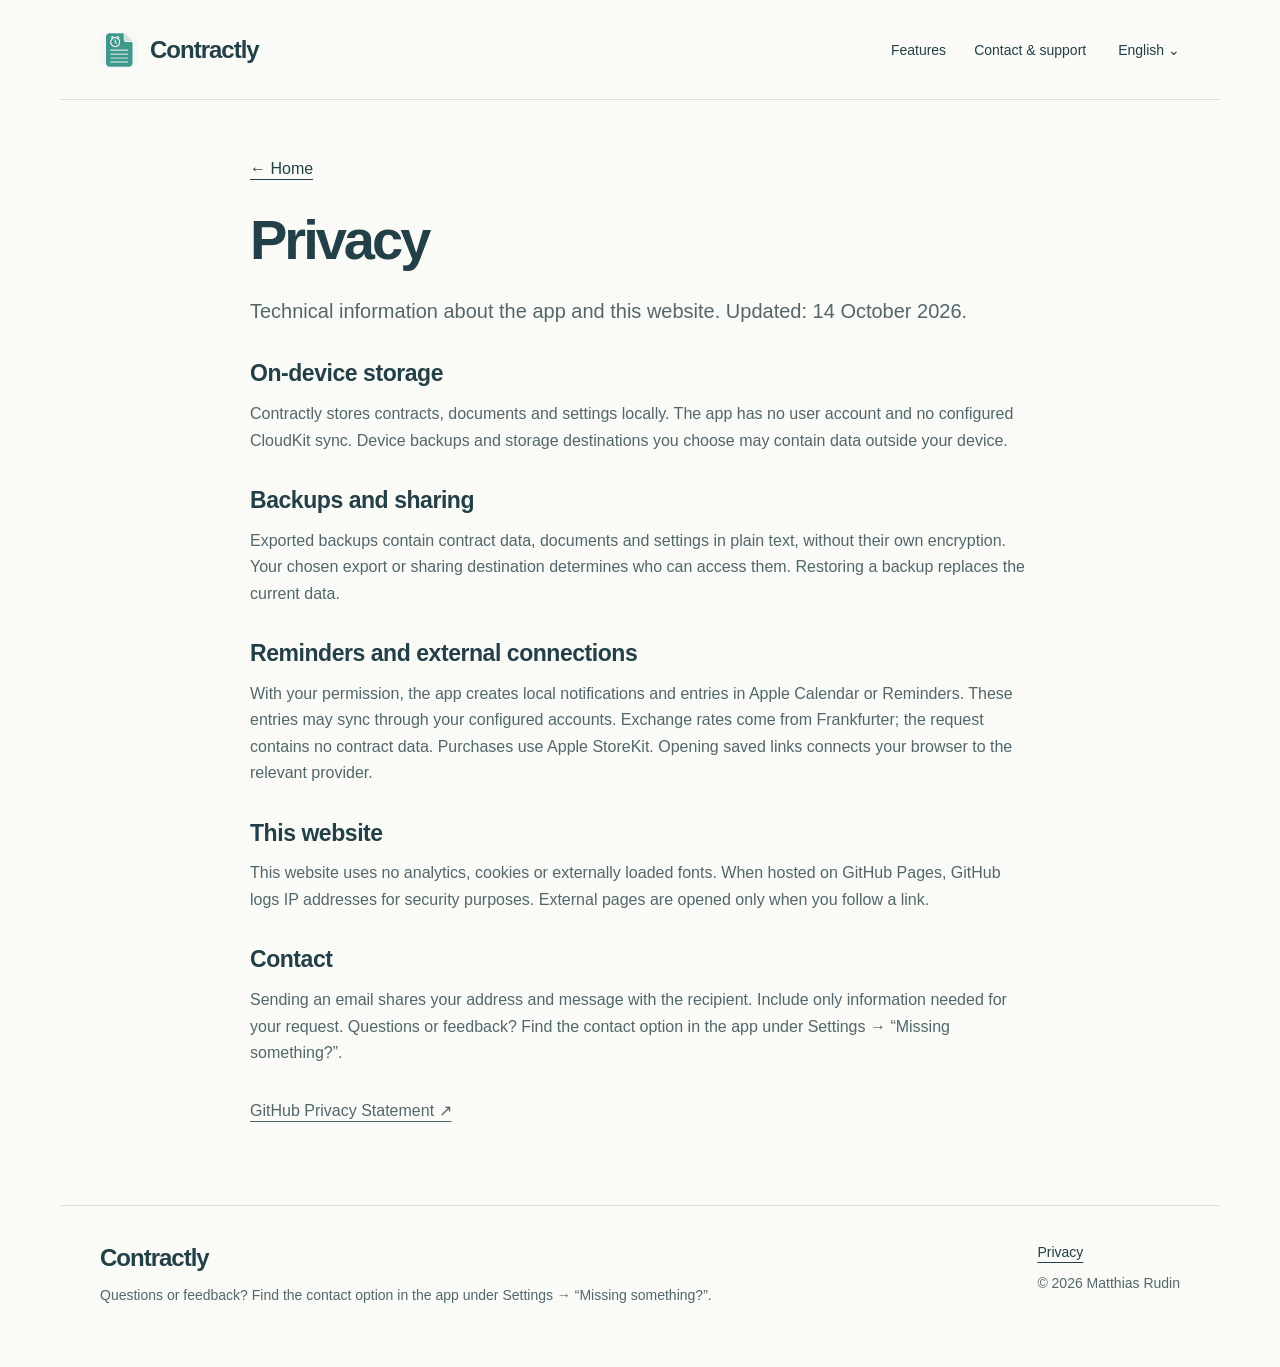
<file: en/privacy.html>
<!doctype html>
<html lang="en"><head><meta charset="utf-8"><meta name="viewport" content="width=device-width, initial-scale=1"><title>Privacy · Contractly</title><meta name="description" content="Technical information about the app and this website. Updated: 14 October 2026."><meta name="theme-color" content="#315662"><meta property="og:title" content="Privacy · Contractly"><meta property="og:description" content="Costs, cancellation deadlines and documents: Contractly keeps your contracts organised. Right on your iPhone."><meta property="og:type" content="website"><link rel="alternate" hreflang="de" href="../de/privacy.html"><link rel="alternate" hreflang="en" href="../en/privacy.html"><link rel="alternate" hreflang="fr" href="../fr/privacy.html"><link rel="alternate" hreflang="it" href="../it/privacy.html"><link rel="alternate" hreflang="es" href="../es/privacy.html"><link rel="alternate" hreflang="pt" href="../pt/privacy.html"><link rel="alternate" hreflang="rm" href="../rm/privacy.html"><link rel="icon" href="../assets/icon.png"><link rel="stylesheet" href="../style.css"></head>
<body><a class="skip" href="#main">Skip to content</a><header><a class="brand" href="./index.html"><img src="../assets/icon.png" alt="" width="38" height="38">Contractly</a><nav aria-label="Features"><a href="./index.html#features">Features</a><a href="#contact">Contact &amp; support</a></nav><details class="languages"><summary>English <span aria-hidden="true">⌄</span></summary><nav aria-label="Language"><a href="../de/privacy.html" lang="de" hreflang="de" >Deutsch</a><a href="../en/privacy.html" lang="en" hreflang="en" aria-current="page">English</a><a href="../fr/privacy.html" lang="fr" hreflang="fr" >Français</a><a href="../it/privacy.html" lang="it" hreflang="it" >Italiano</a><a href="../es/privacy.html" lang="es" hreflang="es" >Español</a><a href="../pt/privacy.html" lang="pt" hreflang="pt" >Português</a><a href="../rm/privacy.html" lang="rm" hreflang="rm" >Rumantsch</a></nav></details></header>
<main id="main"><article class="legal"><a href="./index.html">← Home</a><h1>Privacy</h1><p class="lead">Technical information about the app and this website. Updated: 14 October 2026.</p><section><h3>On-device storage</h3><p>Contractly stores contracts, documents and settings locally. The app has no user account and no configured CloudKit sync. Device backups and storage destinations you choose may contain data outside your device.</p></section><section><h3>Backups and sharing</h3><p>Exported backups contain contract data, documents and settings in plain text, without their own encryption. Your chosen export or sharing destination determines who can access them. Restoring a backup replaces the current data.</p></section><section><h3>Reminders and external connections</h3><p>With your permission, the app creates local notifications and entries in Apple Calendar or Reminders. These entries may sync through your configured accounts. Exchange rates come from Frankfurter; the request contains no contract data. Purchases use Apple StoreKit. Opening saved links connects your browser to the relevant provider.</p></section><section><h3>This website</h3><p>This website uses no analytics, cookies or externally loaded fonts. When hosted on GitHub Pages, GitHub logs IP addresses for security purposes. External pages are opened only when you follow a link.</p></section><section><h3>Contact</h3><p>Sending an email shares your address and message with the recipient. Include only information needed for your request. Questions or feedback? Find the contact option in the app under Settings → “Missing something?”.</p></section><p><a href="https://docs.github.com/en/site-policy/privacy-policies/github-general-privacy-statement">GitHub Privacy Statement ↗</a></p></article></main><footer id="contact"><div><a class="brand" href="./index.html">Contractly</a><p>Questions or feedback? Find the contact option in the app under Settings → “Missing something?”.</p></div><div><a href="privacy.html">Privacy</a><p>© 2026 Matthias Rudin</p></div></footer></body></html>
</file>
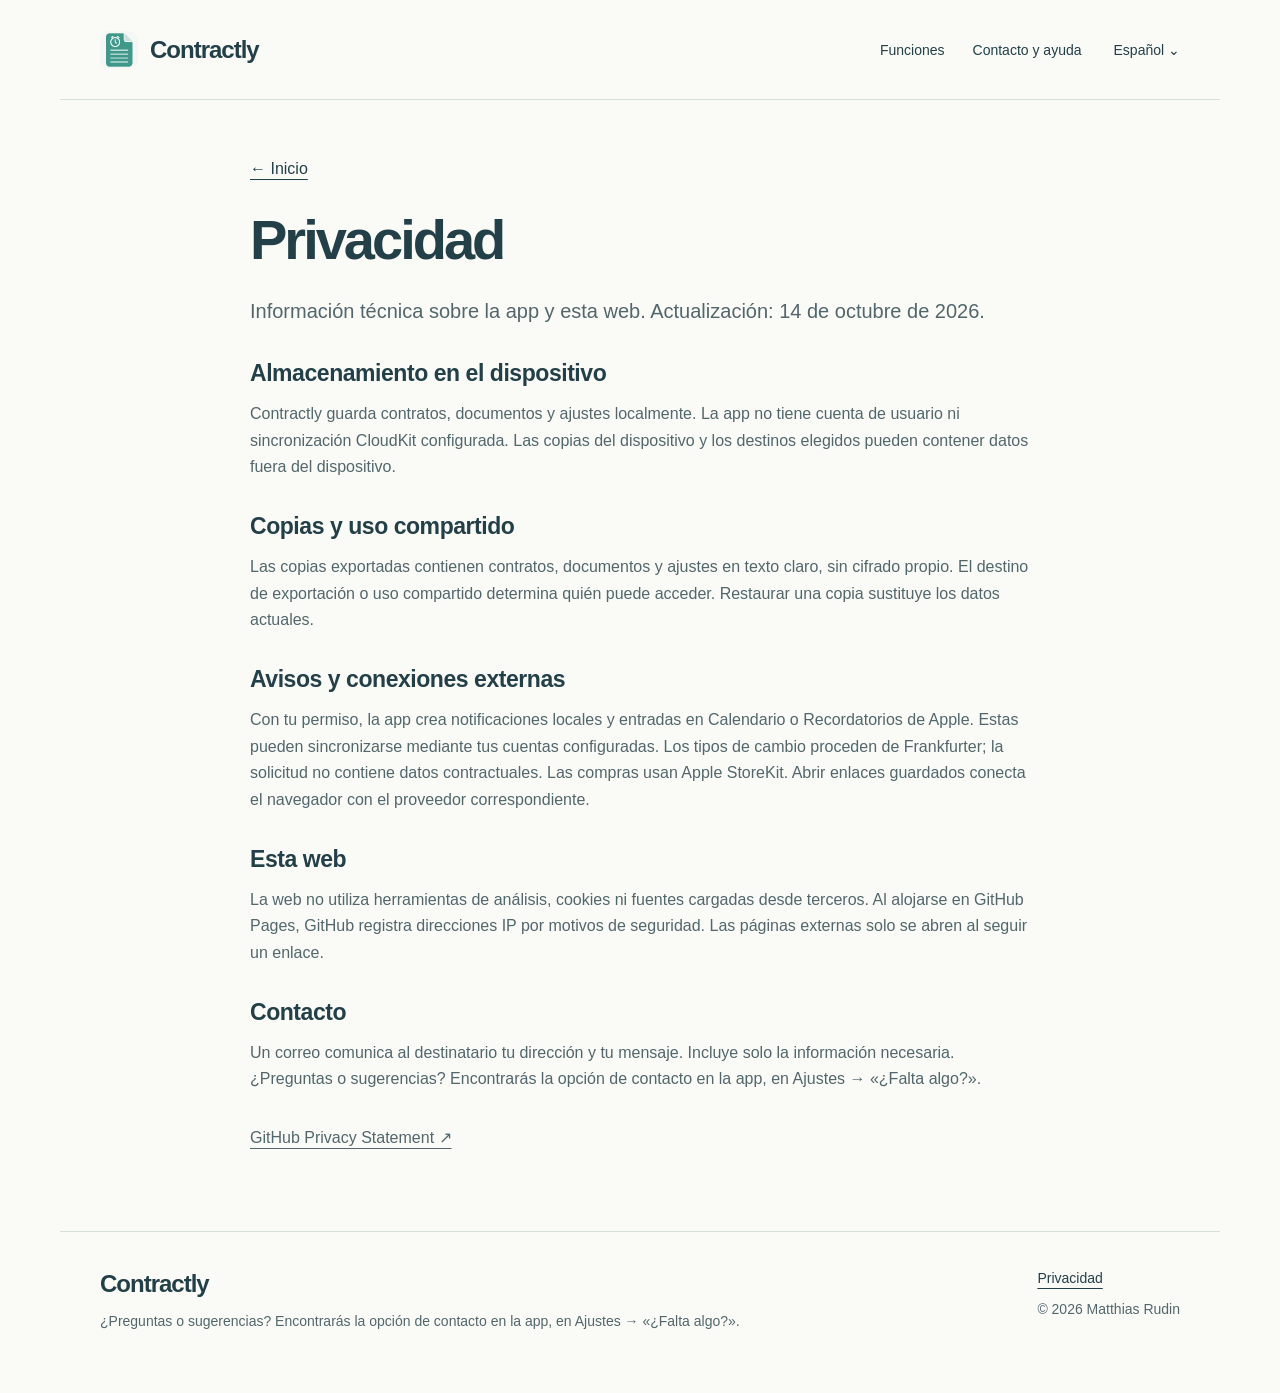
<file: es/privacy.html>
<!doctype html>
<html lang="es"><head><meta charset="utf-8"><meta name="viewport" content="width=device-width, initial-scale=1"><title>Privacidad · Contractly</title><meta name="description" content="Información técnica sobre la app y esta web. Actualización: 14 de octubre de 2026."><meta name="theme-color" content="#315662"><meta property="og:title" content="Privacidad · Contractly"><meta property="og:description" content="Costes, plazos de cancelación y documentos: Contractly pone orden en tus contratos. Directamente en tu iPhone."><meta property="og:type" content="website"><link rel="alternate" hreflang="de" href="../de/privacy.html"><link rel="alternate" hreflang="en" href="../en/privacy.html"><link rel="alternate" hreflang="fr" href="../fr/privacy.html"><link rel="alternate" hreflang="it" href="../it/privacy.html"><link rel="alternate" hreflang="es" href="../es/privacy.html"><link rel="alternate" hreflang="pt" href="../pt/privacy.html"><link rel="alternate" hreflang="rm" href="../rm/privacy.html"><link rel="icon" href="../assets/icon.png"><link rel="stylesheet" href="../style.css"></head>
<body><a class="skip" href="#main">Ir al contenido</a><header><a class="brand" href="./index.html"><img src="../assets/icon.png" alt="" width="38" height="38">Contractly</a><nav aria-label="Funciones"><a href="./index.html#features">Funciones</a><a href="#contact">Contacto y ayuda</a></nav><details class="languages"><summary>Español <span aria-hidden="true">⌄</span></summary><nav aria-label="Idioma"><a href="../de/privacy.html" lang="de" hreflang="de" >Deutsch</a><a href="../en/privacy.html" lang="en" hreflang="en" >English</a><a href="../fr/privacy.html" lang="fr" hreflang="fr" >Français</a><a href="../it/privacy.html" lang="it" hreflang="it" >Italiano</a><a href="../es/privacy.html" lang="es" hreflang="es" aria-current="page">Español</a><a href="../pt/privacy.html" lang="pt" hreflang="pt" >Português</a><a href="../rm/privacy.html" lang="rm" hreflang="rm" >Rumantsch</a></nav></details></header>
<main id="main"><article class="legal"><a href="./index.html">← Inicio</a><h1>Privacidad</h1><p class="lead">Información técnica sobre la app y esta web. Actualización: 14 de octubre de 2026.</p><section><h3>Almacenamiento en el dispositivo</h3><p>Contractly guarda contratos, documentos y ajustes localmente. La app no tiene cuenta de usuario ni sincronización CloudKit configurada. Las copias del dispositivo y los destinos elegidos pueden contener datos fuera del dispositivo.</p></section><section><h3>Copias y uso compartido</h3><p>Las copias exportadas contienen contratos, documentos y ajustes en texto claro, sin cifrado propio. El destino de exportación o uso compartido determina quién puede acceder. Restaurar una copia sustituye los datos actuales.</p></section><section><h3>Avisos y conexiones externas</h3><p>Con tu permiso, la app crea notificaciones locales y entradas en Calendario o Recordatorios de Apple. Estas pueden sincronizarse mediante tus cuentas configuradas. Los tipos de cambio proceden de Frankfurter; la solicitud no contiene datos contractuales. Las compras usan Apple StoreKit. Abrir enlaces guardados conecta el navegador con el proveedor correspondiente.</p></section><section><h3>Esta web</h3><p>La web no utiliza herramientas de análisis, cookies ni fuentes cargadas desde terceros. Al alojarse en GitHub Pages, GitHub registra direcciones IP por motivos de seguridad. Las páginas externas solo se abren al seguir un enlace.</p></section><section><h3>Contacto</h3><p>Un correo comunica al destinatario tu dirección y tu mensaje. Incluye solo la información necesaria. ¿Preguntas o sugerencias? Encontrarás la opción de contacto en la app, en Ajustes → «¿Falta algo?».</p></section><p><a href="https://docs.github.com/en/site-policy/privacy-policies/github-general-privacy-statement">GitHub Privacy Statement ↗</a></p></article></main><footer id="contact"><div><a class="brand" href="./index.html">Contractly</a><p>¿Preguntas o sugerencias? Encontrarás la opción de contacto en la app, en Ajustes → «¿Falta algo?».</p></div><div><a href="privacy.html">Privacidad</a><p>© 2026 Matthias Rudin</p></div></footer></body></html>
</file>
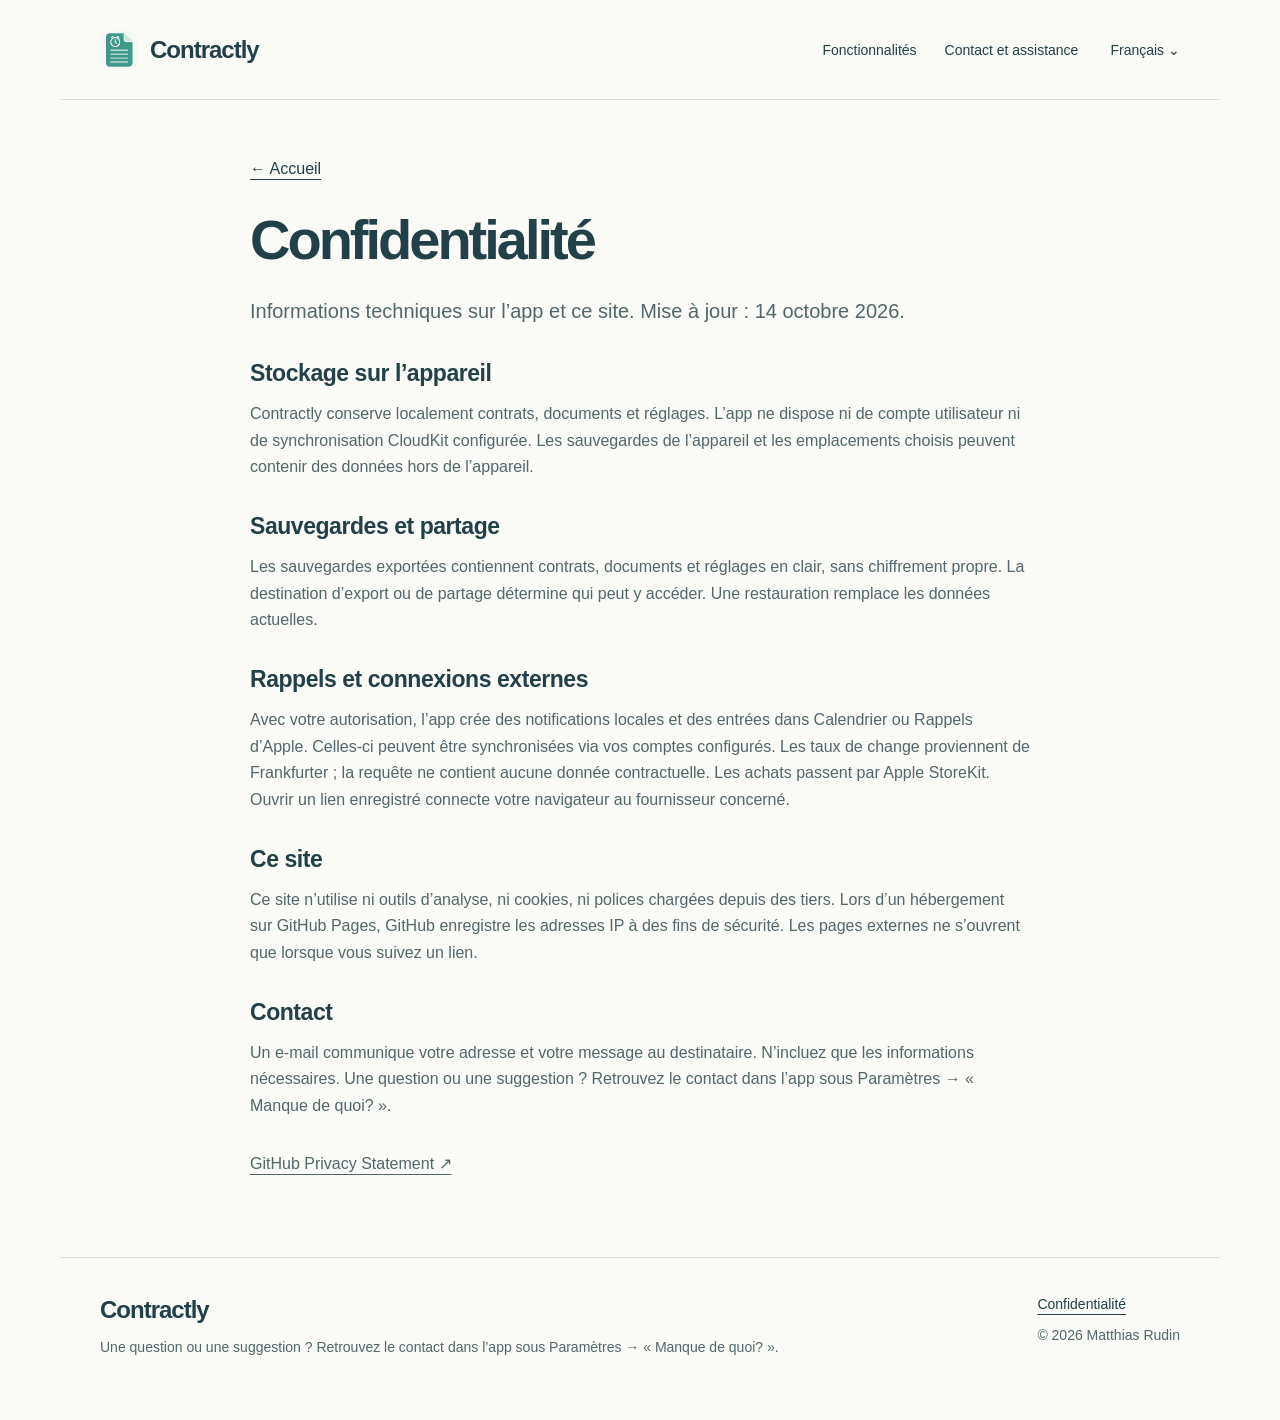
<file: fr/privacy.html>
<!doctype html>
<html lang="fr"><head><meta charset="utf-8"><meta name="viewport" content="width=device-width, initial-scale=1"><title>Confidentialité · Contractly</title><meta name="description" content="Informations techniques sur l’app et ce site. Mise à jour : 14 octobre 2026."><meta name="theme-color" content="#315662"><meta property="og:title" content="Confidentialité · Contractly"><meta property="og:description" content="Coûts, délais de résiliation et documents : Contractly organise vos contrats. Directement sur votre iPhone."><meta property="og:type" content="website"><link rel="alternate" hreflang="de" href="../de/privacy.html"><link rel="alternate" hreflang="en" href="../en/privacy.html"><link rel="alternate" hreflang="fr" href="../fr/privacy.html"><link rel="alternate" hreflang="it" href="../it/privacy.html"><link rel="alternate" hreflang="es" href="../es/privacy.html"><link rel="alternate" hreflang="pt" href="../pt/privacy.html"><link rel="alternate" hreflang="rm" href="../rm/privacy.html"><link rel="icon" href="../assets/icon.png"><link rel="stylesheet" href="../style.css"></head>
<body><a class="skip" href="#main">Aller au contenu</a><header><a class="brand" href="./index.html"><img src="../assets/icon.png" alt="" width="38" height="38">Contractly</a><nav aria-label="Fonctionnalités"><a href="./index.html#features">Fonctionnalités</a><a href="#contact">Contact et assistance</a></nav><details class="languages"><summary>Français <span aria-hidden="true">⌄</span></summary><nav aria-label="Langue"><a href="../de/privacy.html" lang="de" hreflang="de" >Deutsch</a><a href="../en/privacy.html" lang="en" hreflang="en" >English</a><a href="../fr/privacy.html" lang="fr" hreflang="fr" aria-current="page">Français</a><a href="../it/privacy.html" lang="it" hreflang="it" >Italiano</a><a href="../es/privacy.html" lang="es" hreflang="es" >Español</a><a href="../pt/privacy.html" lang="pt" hreflang="pt" >Português</a><a href="../rm/privacy.html" lang="rm" hreflang="rm" >Rumantsch</a></nav></details></header>
<main id="main"><article class="legal"><a href="./index.html">← Accueil</a><h1>Confidentialité</h1><p class="lead">Informations techniques sur l’app et ce site. Mise à jour : 14 octobre 2026.</p><section><h3>Stockage sur l’appareil</h3><p>Contractly conserve localement contrats, documents et réglages. L’app ne dispose ni de compte utilisateur ni de synchronisation CloudKit configurée. Les sauvegardes de l’appareil et les emplacements choisis peuvent contenir des données hors de l’appareil.</p></section><section><h3>Sauvegardes et partage</h3><p>Les sauvegardes exportées contiennent contrats, documents et réglages en clair, sans chiffrement propre. La destination d’export ou de partage détermine qui peut y accéder. Une restauration remplace les données actuelles.</p></section><section><h3>Rappels et connexions externes</h3><p>Avec votre autorisation, l’app crée des notifications locales et des entrées dans Calendrier ou Rappels d’Apple. Celles-ci peuvent être synchronisées via vos comptes configurés. Les taux de change proviennent de Frankfurter ; la requête ne contient aucune donnée contractuelle. Les achats passent par Apple StoreKit. Ouvrir un lien enregistré connecte votre navigateur au fournisseur concerné.</p></section><section><h3>Ce site</h3><p>Ce site n’utilise ni outils d’analyse, ni cookies, ni polices chargées depuis des tiers. Lors d’un hébergement sur GitHub Pages, GitHub enregistre les adresses IP à des fins de sécurité. Les pages externes ne s’ouvrent que lorsque vous suivez un lien.</p></section><section><h3>Contact</h3><p>Un e-mail communique votre adresse et votre message au destinataire. N’incluez que les informations nécessaires. Une question ou une suggestion ? Retrouvez le contact dans l’app sous Paramètres → « Manque de quoi? ».</p></section><p><a href="https://docs.github.com/en/site-policy/privacy-policies/github-general-privacy-statement">GitHub Privacy Statement ↗</a></p></article></main><footer id="contact"><div><a class="brand" href="./index.html">Contractly</a><p>Une question ou une suggestion ? Retrouvez le contact dans l’app sous Paramètres → « Manque de quoi? ».</p></div><div><a href="privacy.html">Confidentialité</a><p>© 2026 Matthias Rudin</p></div></footer></body></html>
</file>
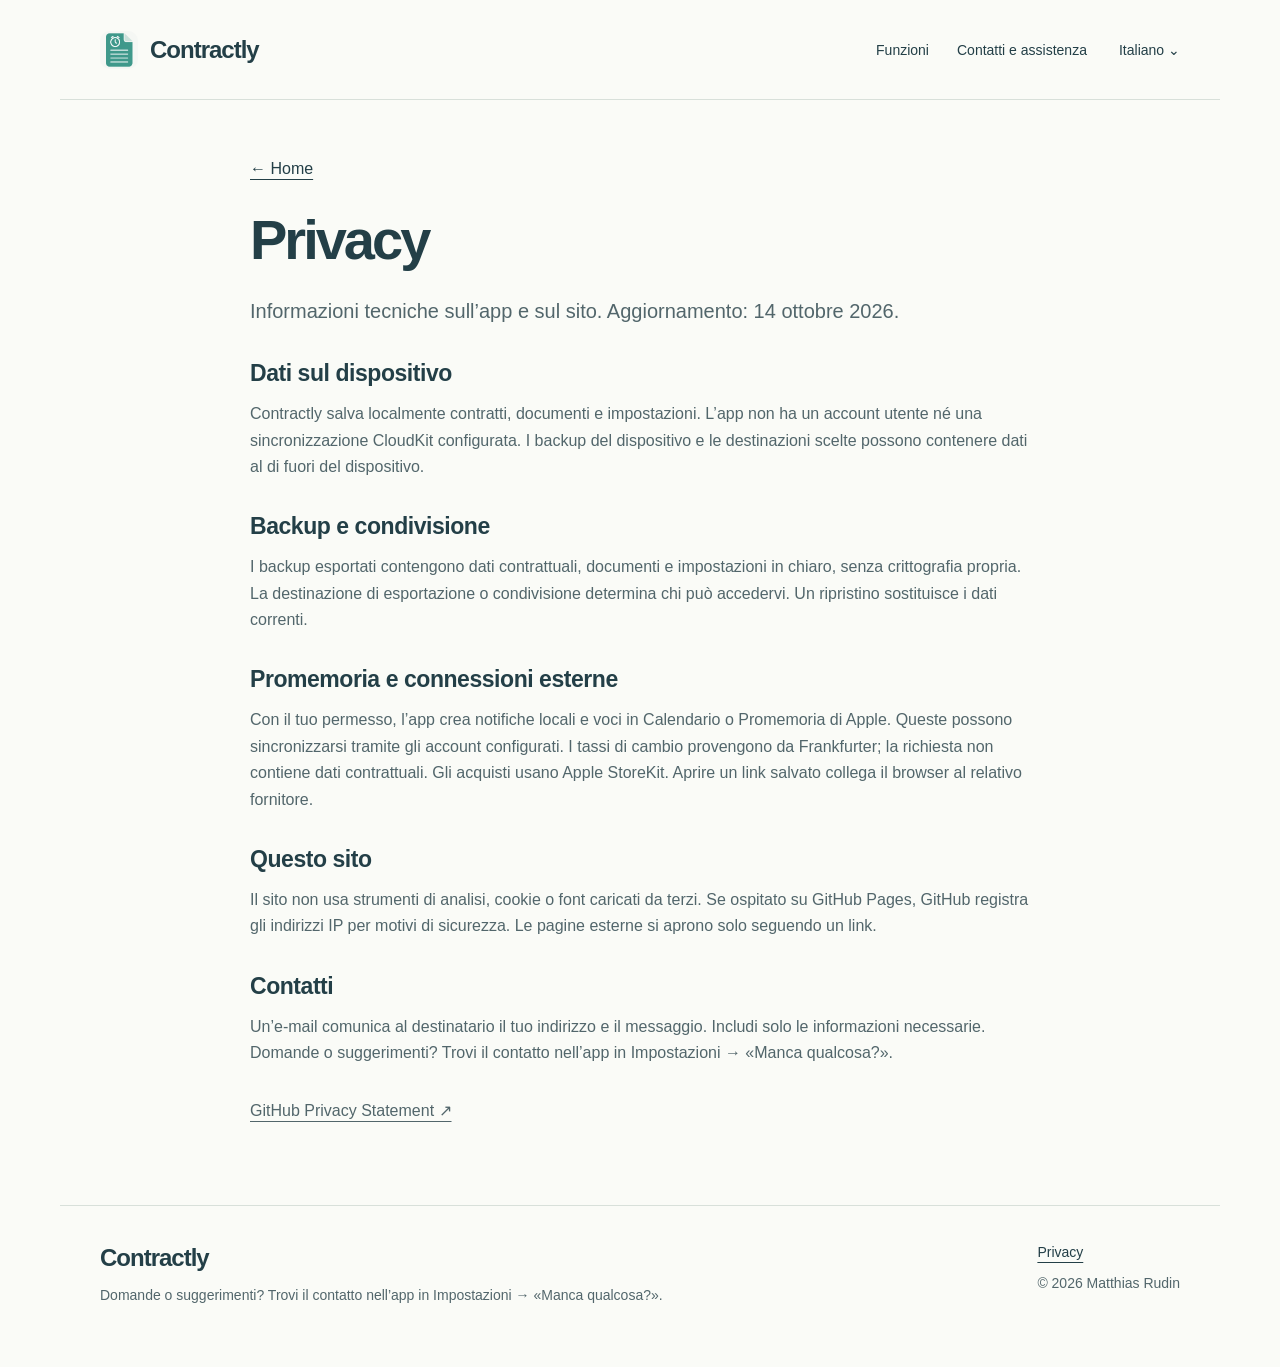
<file: it/privacy.html>
<!doctype html>
<html lang="it"><head><meta charset="utf-8"><meta name="viewport" content="width=device-width, initial-scale=1"><title>Privacy · Contractly</title><meta name="description" content="Informazioni tecniche sull’app e sul sito. Aggiornamento: 14 ottobre 2026."><meta name="theme-color" content="#315662"><meta property="og:title" content="Privacy · Contractly"><meta property="og:description" content="Costi, termini di disdetta e documenti: Contractly mette ordine nei tuoi contratti. Direttamente sul tuo iPhone."><meta property="og:type" content="website"><link rel="alternate" hreflang="de" href="../de/privacy.html"><link rel="alternate" hreflang="en" href="../en/privacy.html"><link rel="alternate" hreflang="fr" href="../fr/privacy.html"><link rel="alternate" hreflang="it" href="../it/privacy.html"><link rel="alternate" hreflang="es" href="../es/privacy.html"><link rel="alternate" hreflang="pt" href="../pt/privacy.html"><link rel="alternate" hreflang="rm" href="../rm/privacy.html"><link rel="icon" href="../assets/icon.png"><link rel="stylesheet" href="../style.css"></head>
<body><a class="skip" href="#main">Vai al contenuto</a><header><a class="brand" href="./index.html"><img src="../assets/icon.png" alt="" width="38" height="38">Contractly</a><nav aria-label="Funzioni"><a href="./index.html#features">Funzioni</a><a href="#contact">Contatti e assistenza</a></nav><details class="languages"><summary>Italiano <span aria-hidden="true">⌄</span></summary><nav aria-label="Lingua"><a href="../de/privacy.html" lang="de" hreflang="de" >Deutsch</a><a href="../en/privacy.html" lang="en" hreflang="en" >English</a><a href="../fr/privacy.html" lang="fr" hreflang="fr" >Français</a><a href="../it/privacy.html" lang="it" hreflang="it" aria-current="page">Italiano</a><a href="../es/privacy.html" lang="es" hreflang="es" >Español</a><a href="../pt/privacy.html" lang="pt" hreflang="pt" >Português</a><a href="../rm/privacy.html" lang="rm" hreflang="rm" >Rumantsch</a></nav></details></header>
<main id="main"><article class="legal"><a href="./index.html">← Home</a><h1>Privacy</h1><p class="lead">Informazioni tecniche sull’app e sul sito. Aggiornamento: 14 ottobre 2026.</p><section><h3>Dati sul dispositivo</h3><p>Contractly salva localmente contratti, documenti e impostazioni. L’app non ha un account utente né una sincronizzazione CloudKit configurata. I backup del dispositivo e le destinazioni scelte possono contenere dati al di fuori del dispositivo.</p></section><section><h3>Backup e condivisione</h3><p>I backup esportati contengono dati contrattuali, documenti e impostazioni in chiaro, senza crittografia propria. La destinazione di esportazione o condivisione determina chi può accedervi. Un ripristino sostituisce i dati correnti.</p></section><section><h3>Promemoria e connessioni esterne</h3><p>Con il tuo permesso, l’app crea notifiche locali e voci in Calendario o Promemoria di Apple. Queste possono sincronizzarsi tramite gli account configurati. I tassi di cambio provengono da Frankfurter; la richiesta non contiene dati contrattuali. Gli acquisti usano Apple StoreKit. Aprire un link salvato collega il browser al relativo fornitore.</p></section><section><h3>Questo sito</h3><p>Il sito non usa strumenti di analisi, cookie o font caricati da terzi. Se ospitato su GitHub Pages, GitHub registra gli indirizzi IP per motivi di sicurezza. Le pagine esterne si aprono solo seguendo un link.</p></section><section><h3>Contatti</h3><p>Un’e-mail comunica al destinatario il tuo indirizzo e il messaggio. Includi solo le informazioni necessarie. Domande o suggerimenti? Trovi il contatto nell’app in Impostazioni → «Manca qualcosa?».</p></section><p><a href="https://docs.github.com/en/site-policy/privacy-policies/github-general-privacy-statement">GitHub Privacy Statement ↗</a></p></article></main><footer id="contact"><div><a class="brand" href="./index.html">Contractly</a><p>Domande o suggerimenti? Trovi il contatto nell’app in Impostazioni → «Manca qualcosa?».</p></div><div><a href="privacy.html">Privacy</a><p>© 2026 Matthias Rudin</p></div></footer></body></html>
</file>
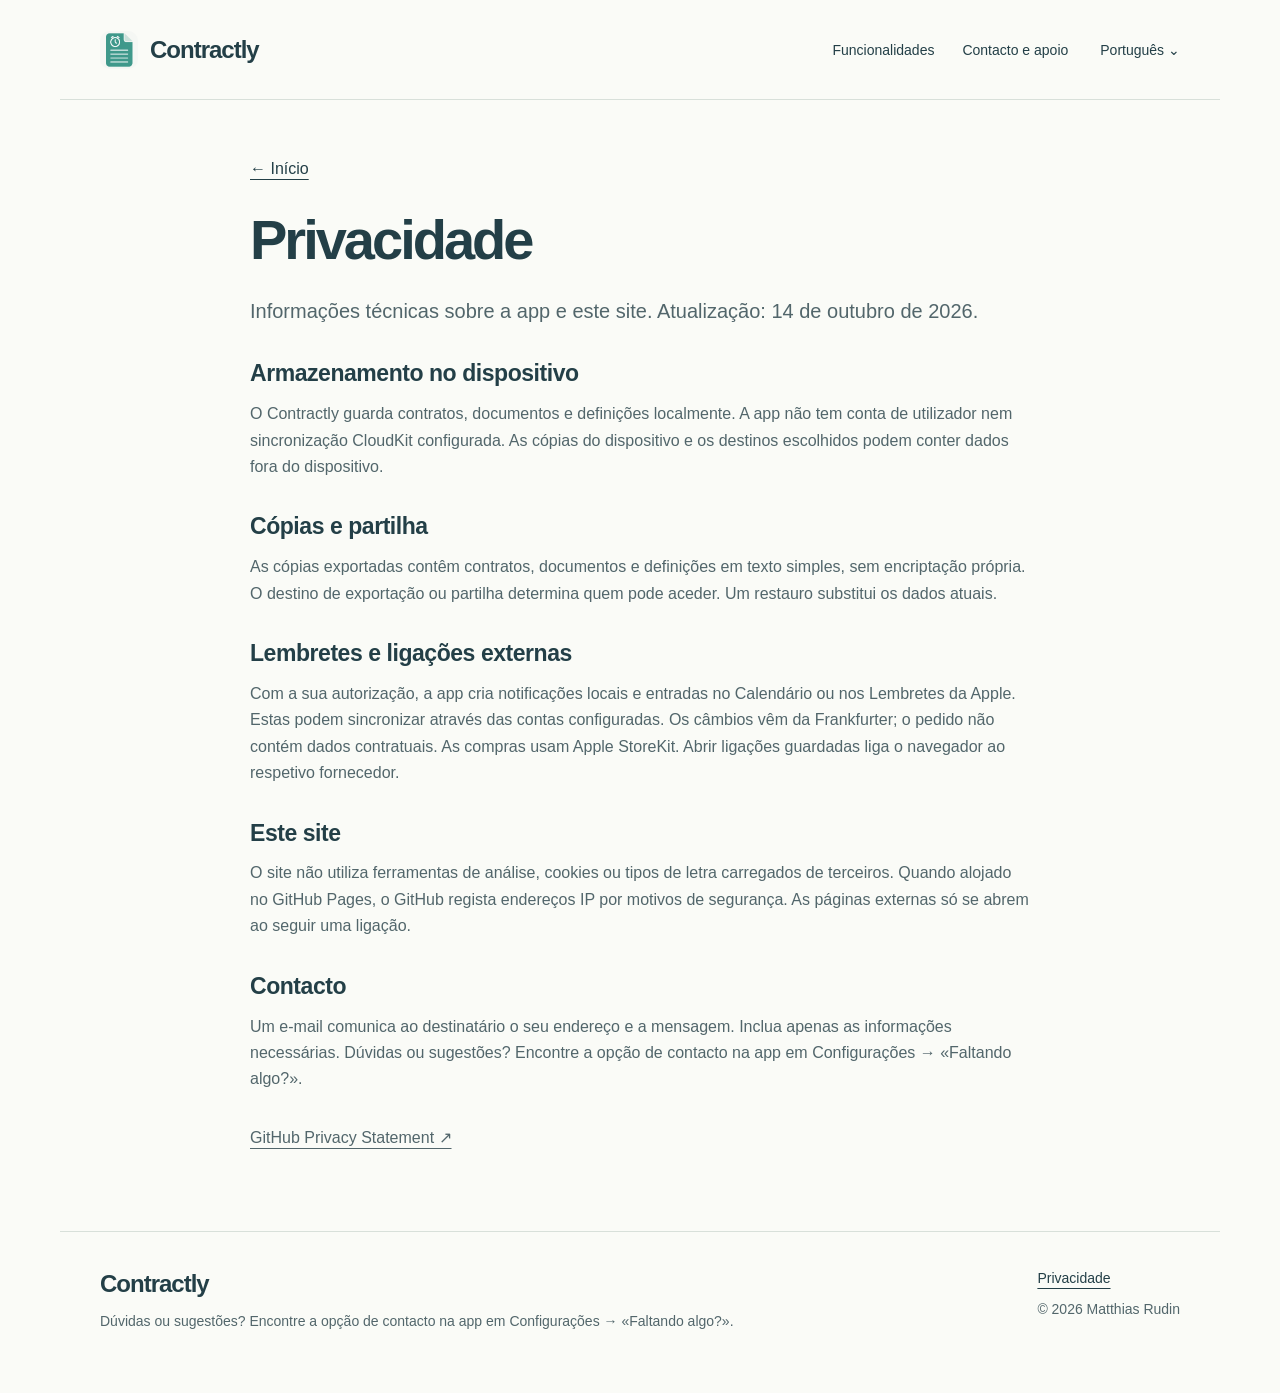
<file: pt/privacy.html>
<!doctype html>
<html lang="pt"><head><meta charset="utf-8"><meta name="viewport" content="width=device-width, initial-scale=1"><title>Privacidade · Contractly</title><meta name="description" content="Informações técnicas sobre a app e este site. Atualização: 14 de outubro de 2026."><meta name="theme-color" content="#315662"><meta property="og:title" content="Privacidade · Contractly"><meta property="og:description" content="Custos, prazos de cancelamento e documentos: o Contractly organiza os seus contratos. Diretamente no seu iPhone."><meta property="og:type" content="website"><link rel="alternate" hreflang="de" href="../de/privacy.html"><link rel="alternate" hreflang="en" href="../en/privacy.html"><link rel="alternate" hreflang="fr" href="../fr/privacy.html"><link rel="alternate" hreflang="it" href="../it/privacy.html"><link rel="alternate" hreflang="es" href="../es/privacy.html"><link rel="alternate" hreflang="pt" href="../pt/privacy.html"><link rel="alternate" hreflang="rm" href="../rm/privacy.html"><link rel="icon" href="../assets/icon.png"><link rel="stylesheet" href="../style.css"></head>
<body><a class="skip" href="#main">Ir para o conteúdo</a><header><a class="brand" href="./index.html"><img src="../assets/icon.png" alt="" width="38" height="38">Contractly</a><nav aria-label="Funcionalidades"><a href="./index.html#features">Funcionalidades</a><a href="#contact">Contacto e apoio</a></nav><details class="languages"><summary>Português <span aria-hidden="true">⌄</span></summary><nav aria-label="Idioma"><a href="../de/privacy.html" lang="de" hreflang="de" >Deutsch</a><a href="../en/privacy.html" lang="en" hreflang="en" >English</a><a href="../fr/privacy.html" lang="fr" hreflang="fr" >Français</a><a href="../it/privacy.html" lang="it" hreflang="it" >Italiano</a><a href="../es/privacy.html" lang="es" hreflang="es" >Español</a><a href="../pt/privacy.html" lang="pt" hreflang="pt" aria-current="page">Português</a><a href="../rm/privacy.html" lang="rm" hreflang="rm" >Rumantsch</a></nav></details></header>
<main id="main"><article class="legal"><a href="./index.html">← Início</a><h1>Privacidade</h1><p class="lead">Informações técnicas sobre a app e este site. Atualização: 14 de outubro de 2026.</p><section><h3>Armazenamento no dispositivo</h3><p>O Contractly guarda contratos, documentos e definições localmente. A app não tem conta de utilizador nem sincronização CloudKit configurada. As cópias do dispositivo e os destinos escolhidos podem conter dados fora do dispositivo.</p></section><section><h3>Cópias e partilha</h3><p>As cópias exportadas contêm contratos, documentos e definições em texto simples, sem encriptação própria. O destino de exportação ou partilha determina quem pode aceder. Um restauro substitui os dados atuais.</p></section><section><h3>Lembretes e ligações externas</h3><p>Com a sua autorização, a app cria notificações locais e entradas no Calendário ou nos Lembretes da Apple. Estas podem sincronizar através das contas configuradas. Os câmbios vêm da Frankfurter; o pedido não contém dados contratuais. As compras usam Apple StoreKit. Abrir ligações guardadas liga o navegador ao respetivo fornecedor.</p></section><section><h3>Este site</h3><p>O site não utiliza ferramentas de análise, cookies ou tipos de letra carregados de terceiros. Quando alojado no GitHub Pages, o GitHub regista endereços IP por motivos de segurança. As páginas externas só se abrem ao seguir uma ligação.</p></section><section><h3>Contacto</h3><p>Um e-mail comunica ao destinatário o seu endereço e a mensagem. Inclua apenas as informações necessárias. Dúvidas ou sugestões? Encontre a opção de contacto na app em Configurações → «Faltando algo?».</p></section><p><a href="https://docs.github.com/en/site-policy/privacy-policies/github-general-privacy-statement">GitHub Privacy Statement ↗</a></p></article></main><footer id="contact"><div><a class="brand" href="./index.html">Contractly</a><p>Dúvidas ou sugestões? Encontre a opção de contacto na app em Configurações → «Faltando algo?».</p></div><div><a href="privacy.html">Privacidade</a><p>© 2026 Matthias Rudin</p></div></footer></body></html>
</file>
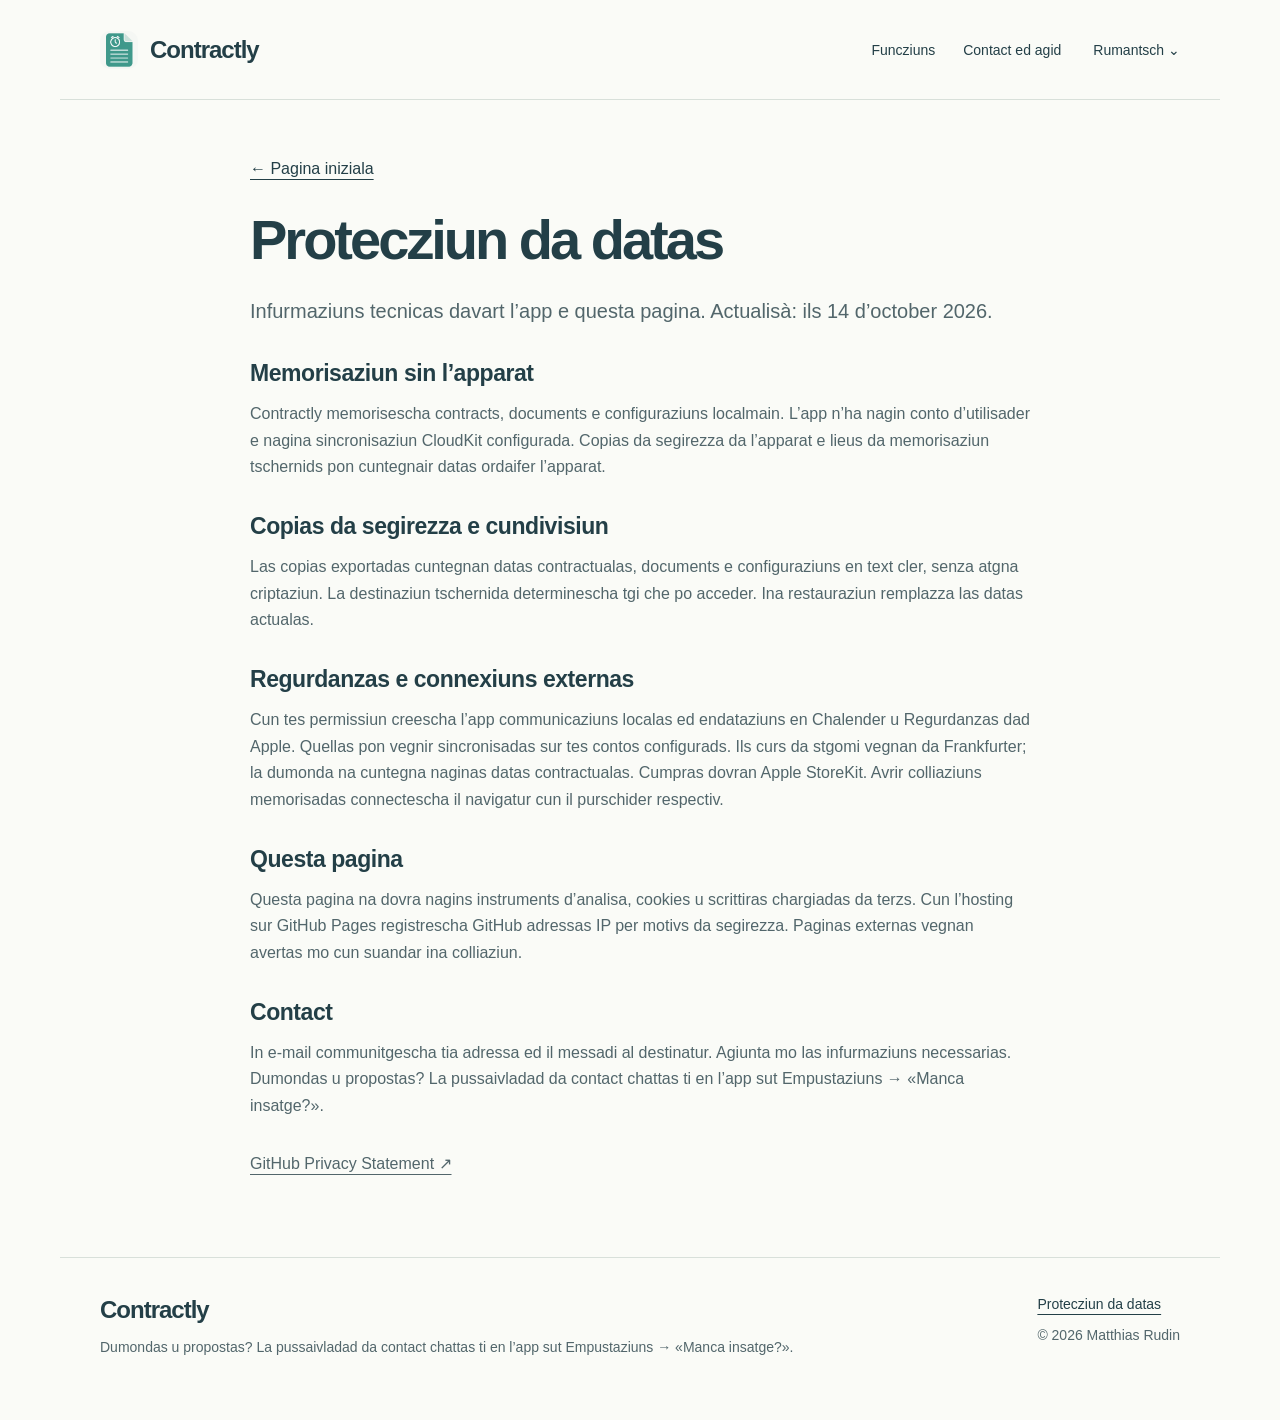
<file: rm/privacy.html>
<!doctype html>
<html lang="rm"><head><meta charset="utf-8"><meta name="viewport" content="width=device-width, initial-scale=1"><title>Protecziun da datas · Contractly</title><meta name="description" content="Infurmaziuns tecnicas davart l’app e questa pagina. Actualisà: ils 14 d’october 2026."><meta name="theme-color" content="#315662"><meta property="og:title" content="Protecziun da datas · Contractly"><meta property="og:description" content="Custs, termins da desditga e documents: Contractly metta urden en tes contracts. Directamain sin tes iPhone."><meta property="og:type" content="website"><link rel="alternate" hreflang="de" href="../de/privacy.html"><link rel="alternate" hreflang="en" href="../en/privacy.html"><link rel="alternate" hreflang="fr" href="../fr/privacy.html"><link rel="alternate" hreflang="it" href="../it/privacy.html"><link rel="alternate" hreflang="es" href="../es/privacy.html"><link rel="alternate" hreflang="pt" href="../pt/privacy.html"><link rel="alternate" hreflang="rm" href="../rm/privacy.html"><link rel="icon" href="../assets/icon.png"><link rel="stylesheet" href="../style.css"></head>
<body><a class="skip" href="#main">Ir al cuntegn</a><header><a class="brand" href="./index.html"><img src="../assets/icon.png" alt="" width="38" height="38">Contractly</a><nav aria-label="Funcziuns"><a href="./index.html#features">Funcziuns</a><a href="#contact">Contact ed agid</a></nav><details class="languages"><summary>Rumantsch <span aria-hidden="true">⌄</span></summary><nav aria-label="Lingua"><a href="../de/privacy.html" lang="de" hreflang="de" >Deutsch</a><a href="../en/privacy.html" lang="en" hreflang="en" >English</a><a href="../fr/privacy.html" lang="fr" hreflang="fr" >Français</a><a href="../it/privacy.html" lang="it" hreflang="it" >Italiano</a><a href="../es/privacy.html" lang="es" hreflang="es" >Español</a><a href="../pt/privacy.html" lang="pt" hreflang="pt" >Português</a><a href="../rm/privacy.html" lang="rm" hreflang="rm" aria-current="page">Rumantsch</a></nav></details></header>
<main id="main"><article class="legal"><a href="./index.html">← Pagina iniziala</a><h1>Protecziun da datas</h1><p class="lead">Infurmaziuns tecnicas davart l’app e questa pagina. Actualisà: ils 14 d’october 2026.</p><section><h3>Memorisaziun sin l’apparat</h3><p>Contractly memorisescha contracts, documents e configuraziuns localmain. L’app n’ha nagin conto d’utilisader e nagina sincronisaziun CloudKit configurada. Copias da segirezza da l’apparat e lieus da memorisaziun tschernids pon cuntegnair datas ordaifer l’apparat.</p></section><section><h3>Copias da segirezza e cundivisiun</h3><p>Las copias exportadas cuntegnan datas contractualas, documents e configuraziuns en text cler, senza atgna criptaziun. La destinaziun tschernida determinescha tgi che po acceder. Ina restauraziun remplazza las datas actualas.</p></section><section><h3>Regurdanzas e connexiuns externas</h3><p>Cun tes permissiun creescha l’app communicaziuns localas ed endataziuns en Chalender u Regurdanzas dad Apple. Quellas pon vegnir sincronisadas sur tes contos configurads. Ils curs da stgomi vegnan da Frankfurter; la dumonda na cuntegna naginas datas contractualas. Cumpras dovran Apple StoreKit. Avrir colliaziuns memorisadas connectescha il navigatur cun il purschider respectiv.</p></section><section><h3>Questa pagina</h3><p>Questa pagina na dovra nagins instruments d’analisa, cookies u scrittiras chargiadas da terzs. Cun l’hosting sur GitHub Pages registrescha GitHub adressas IP per motivs da segirezza. Paginas externas vegnan avertas mo cun suandar ina colliaziun.</p></section><section><h3>Contact</h3><p>In e-mail communitgescha tia adressa ed il messadi al destinatur. Agiunta mo las infurmaziuns necessarias. Dumondas u propostas? La pussaivladad da contact chattas ti en l’app sut Empustaziuns → «Manca insatge?».</p></section><p><a href="https://docs.github.com/en/site-policy/privacy-policies/github-general-privacy-statement">GitHub Privacy Statement ↗</a></p></article></main><footer id="contact"><div><a class="brand" href="./index.html">Contractly</a><p>Dumondas u propostas? La pussaivladad da contact chattas ti en l’app sut Empustaziuns → «Manca insatge?».</p></div><div><a href="privacy.html">Protecziun da datas</a><p>© 2026 Matthias Rudin</p></div></footer></body></html>
</file>
<file: style.css>
:root{color-scheme:light;--ink:#233f47;--muted:#52666b;--green:#267761;--paper:#fafbf7;--line:#d8e0da;font-family:-apple-system,BlinkMacSystemFont,"Segoe UI",sans-serif;color:var(--ink);background:var(--paper);font-synthesis:none}
*{box-sizing:border-box}
body{margin:0}
a{color:inherit;text-underline-offset:5px}
a:hover{color:var(--green)}
a:focus-visible,summary:focus-visible{outline:3px solid var(--green);outline-offset:5px}
header,main,footer{max-width:1160px;margin:auto;padding-inline:40px}
header{display:flex;align-items:center;gap:32px;min-height:100px;border-bottom:1px solid var(--line)}
.brand{display:inline-flex;align-items:center;gap:12px;text-decoration:none;font-size:24px;font-weight:700;letter-spacing:-1px}
.brand img{border-radius:10px}
header>nav{margin-left:auto;display:flex;gap:28px;font-size:14px}
header>nav a{text-decoration:none}
.languages{position:relative;font-size:14px;flex-shrink:0}
.languages summary{cursor:pointer;padding:12px 0;list-style:none}
.languages summary::-webkit-details-marker{display:none}
.languages nav{position:absolute;right:0;top:100%;z-index:2;background:white;border:1px solid var(--line);border-radius:12px;padding:8px;box-shadow:0 12px 40px #233f4712;min-width:160px}
.languages nav a{display:block;padding:10px;text-decoration:none;border-radius:5px}
.languages a[aria-current]{background:#edf3e9;font-weight:700}
.skip{position:absolute;left:16px;top:-100px;padding:12px;background:white;z-index:5}
.skip:focus{top:12px}
.hero{display:grid;grid-template-columns:1.2fr 1fr;gap:64px;align-items:center;padding-block:70px 60px}
.eyebrow{font-size:12px;letter-spacing:2px;font-weight:700;color:var(--green);margin:0 0 24px}
h1{font-size:clamp(44px,5.8vw,72px);line-height:1.06;letter-spacing:-3px;font-weight:650;margin:0 0 26px;max-width:700px}
h2{font-size:clamp(30px,3.3vw,44px);line-height:1.14;letter-spacing:-1.5px;font-weight:600;margin:0 0 24px}
h3{font-size:21px;line-height:1.3;letter-spacing:-.45px;margin:0 0 12px}
p{font-size:16px;line-height:1.65;color:var(--muted);margin:0 0 20px}
.lead{font-size:20px;line-height:1.6}
.button{display:inline-flex;align-items:center;justify-content:center;gap:20px;background:var(--ink);color:white;border-radius:12px;padding:17px 24px;text-decoration:none;font-size:16px;font-weight:600;min-height:54px}
.button:hover{background:var(--green);color:white}
.small{font-size:13px;margin-top:18px;max-width:360px}
.hero-visual{background:#e8eedf;border-radius:48% 48% 20px 20px;padding:30px 20px 20px}
.screen{display:block;width:252px;max-width:100%;height:auto;border-radius:28px;border:5px solid #243d44;box-shadow:0 20px 40px #233f4720;margin:auto}
figure{margin:0}
figcaption{text-align:center;font-size:11px;line-height:1.5;color:var(--muted);margin:22px auto 0;max-width:330px}
.benefits{display:grid;grid-template-columns:repeat(3,1fr);gap:40px;padding-block:44px 64px;border-top:1px solid var(--line)}
.benefits article::before{content:"";display:block;width:32px;height:4px;background:var(--green);margin-bottom:24px}
.benefits p{margin:0}
.costs{display:grid;grid-template-columns:1fr 1.1fr;gap:90px;align-items:center;background:#edf2ec;border-radius:24px;padding:56px 64px}
.costs .screen{width:220px}
.costs .lead{margin:0}
.steps{padding-block:86px}
.steps ol{list-style:none;counter-reset:step;display:grid;grid-template-columns:repeat(3,1fr);gap:40px;margin:36px 0 0;padding:0}
.steps li{counter-increment:step}
.steps li::before{content:"0" counter(step);display:block;font-size:14px;color:var(--green);margin-bottom:20px;font-weight:700}
.trust{display:flex;gap:36px;background:var(--ink);color:white;padding:48px;border-radius:20px}
.trust div{max-width:740px}
.trust p{color:#e0e9e7}
.trust a{color:#d3f0db}
.trust-mark{font-size:70px;line-height:1;color:#9dccb6}
.faq{max-width:780px;margin:80px auto}
.faq article{padding:24px 0;border-bottom:1px solid var(--line)}
.faq p{margin:0}
.closing{text-align:center;padding:34px 0 80px}
.closing h2{max-width:none}
footer{display:flex;justify-content:space-between;gap:30px;border-top:1px solid var(--line);padding-block:38px 48px;font-size:14px}
footer p{font-size:14px;margin:12px 0}
footer a{overflow-wrap:anywhere}
.legal{max-width:780px;margin:60px auto 80px}
.legal h1{font-size:clamp(36px,5vw,56px);margin-top:32px;overflow-wrap:anywhere}
.legal section{margin-block:32px}
.legal h3{font-size:23px}
@media(max-width:760px){header,main,footer{padding-inline:24px}
header{gap:20px;min-height:84px;flex-wrap:wrap;padding-block:18px}
header>nav{order:3;width:100%;margin:0;justify-content:space-between}
.languages{margin-left:auto}
.hero{grid-template-columns:1fr;gap:32px;padding-block:44px}
.hero-copy{max-width:580px}
h1{letter-spacing:-2px;font-size:clamp(42px,10vw,62px)}
.hero-visual{max-width:420px;width:100%;justify-self:center}
.screen{width:230px}
.benefits{grid-template-columns:1fr;gap:32px;padding-block:36px 48px}
.costs{grid-template-columns:1fr;gap:32px;padding:32px 20px}
.costs>div{order:-1}
.costs .screen{width:210px}
.steps{padding-block:52px}
.steps ol{grid-template-columns:1fr;gap:20px}
.steps li::before{margin-bottom:10px}
.trust{padding:30px 24px;gap:0}
.trust-mark{display:none}
.faq{margin:52px auto}
.closing{padding-bottom:52px}
footer{flex-direction:column}
.lead{font-size:18px}
}
@media(prefers-reduced-motion:no-preference){html{scroll-behavior:smooth}
}
</file>
